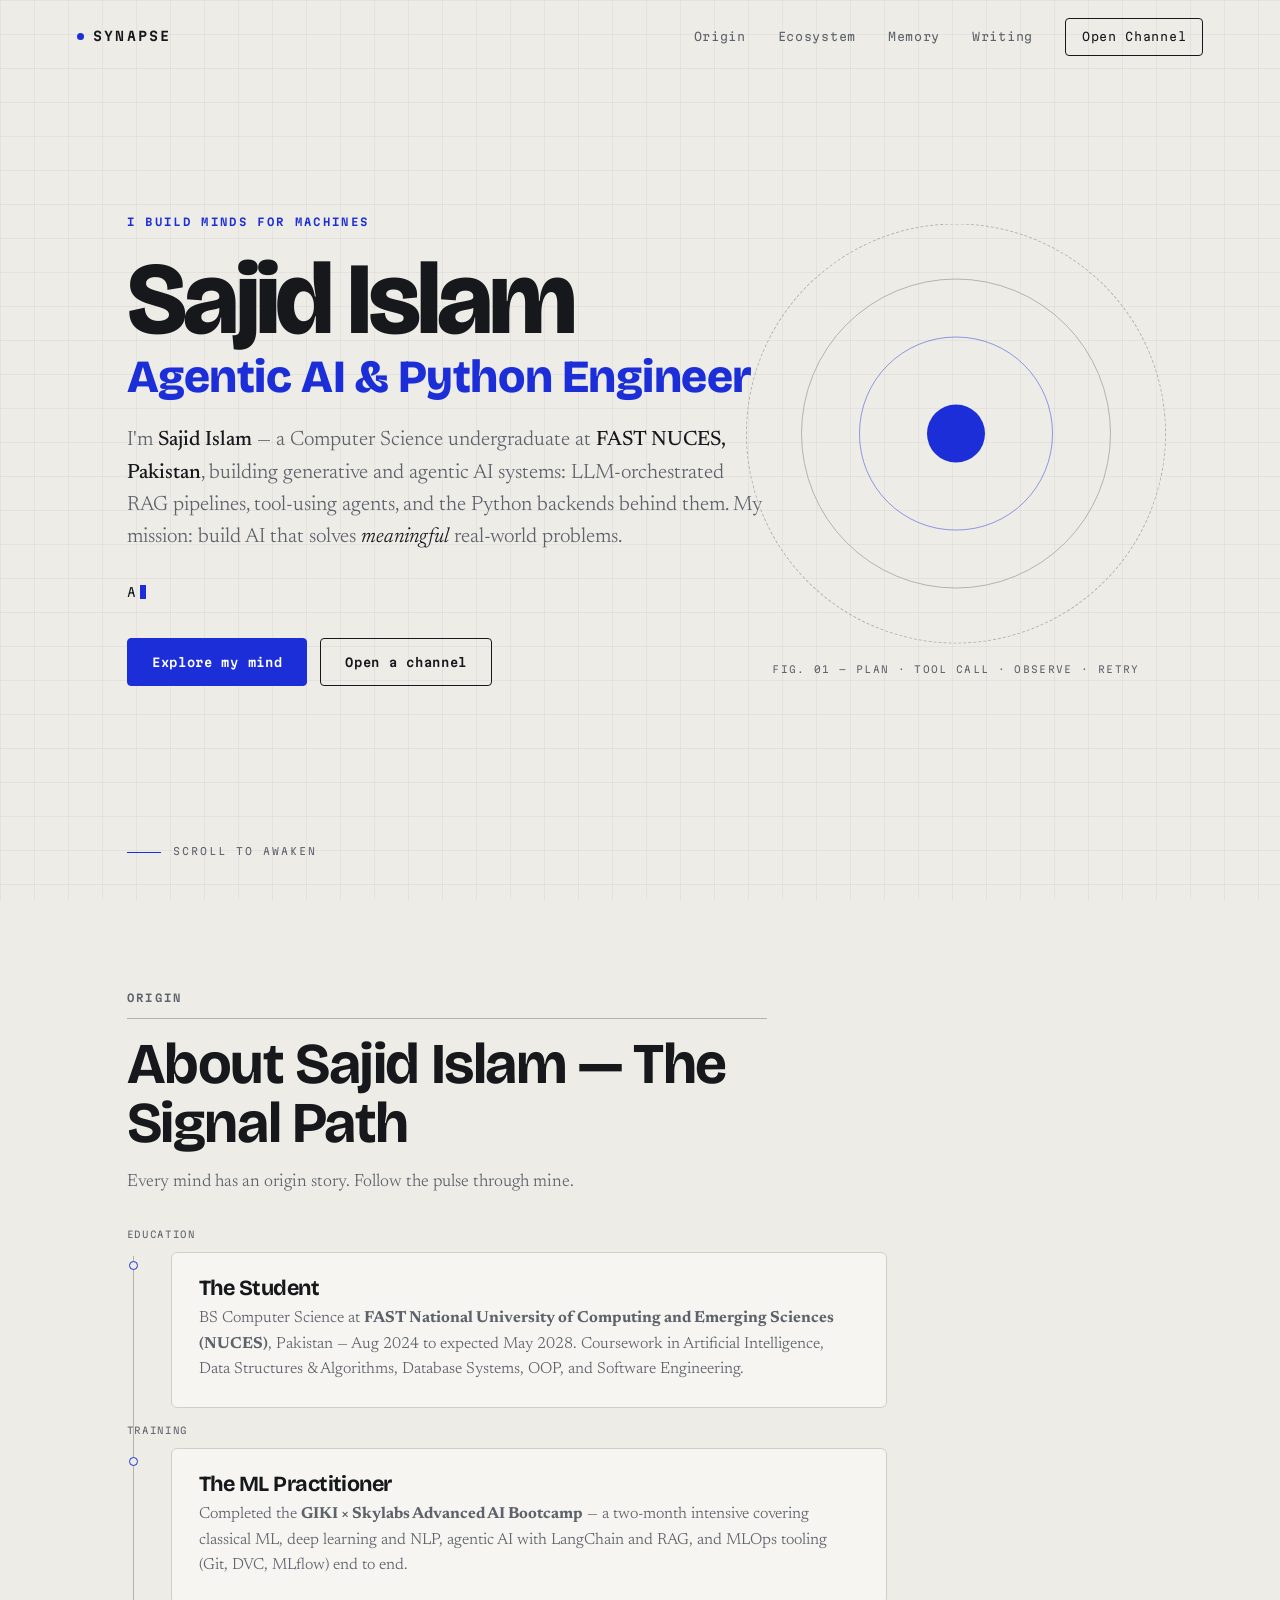
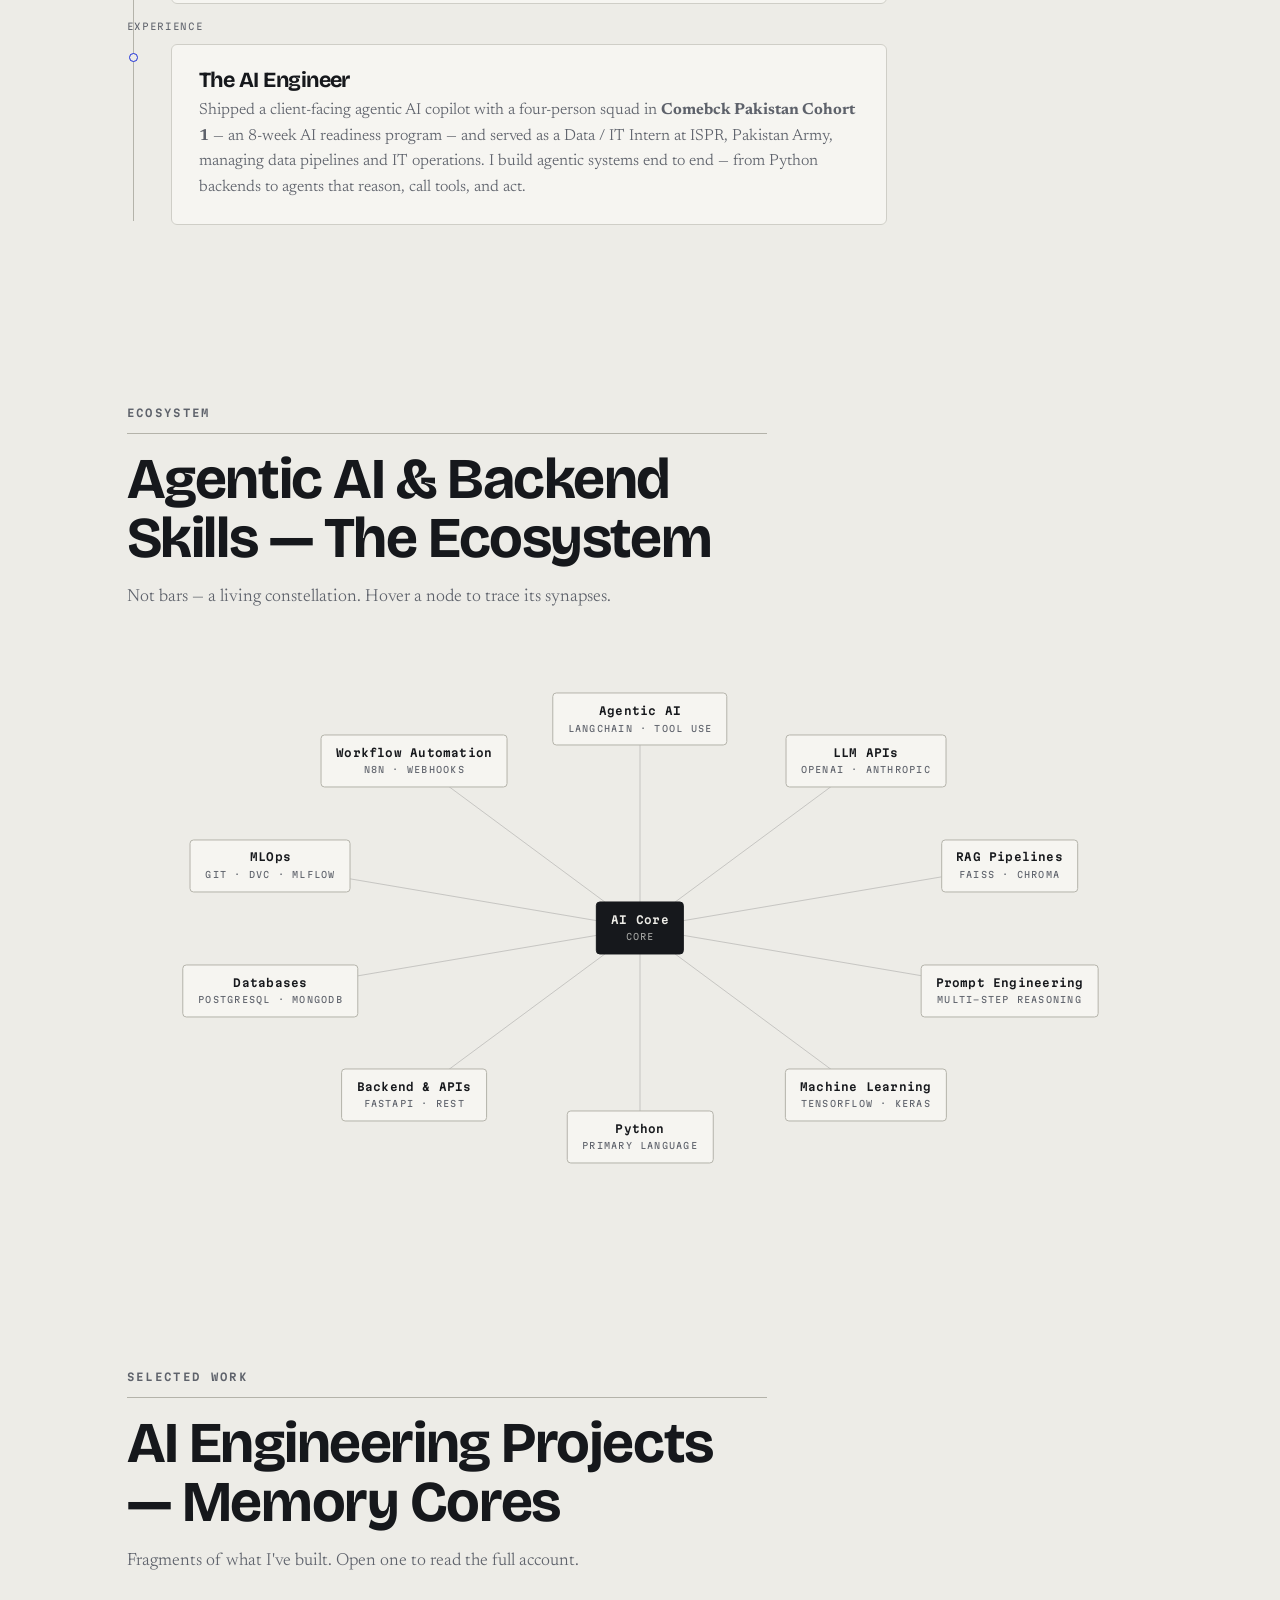
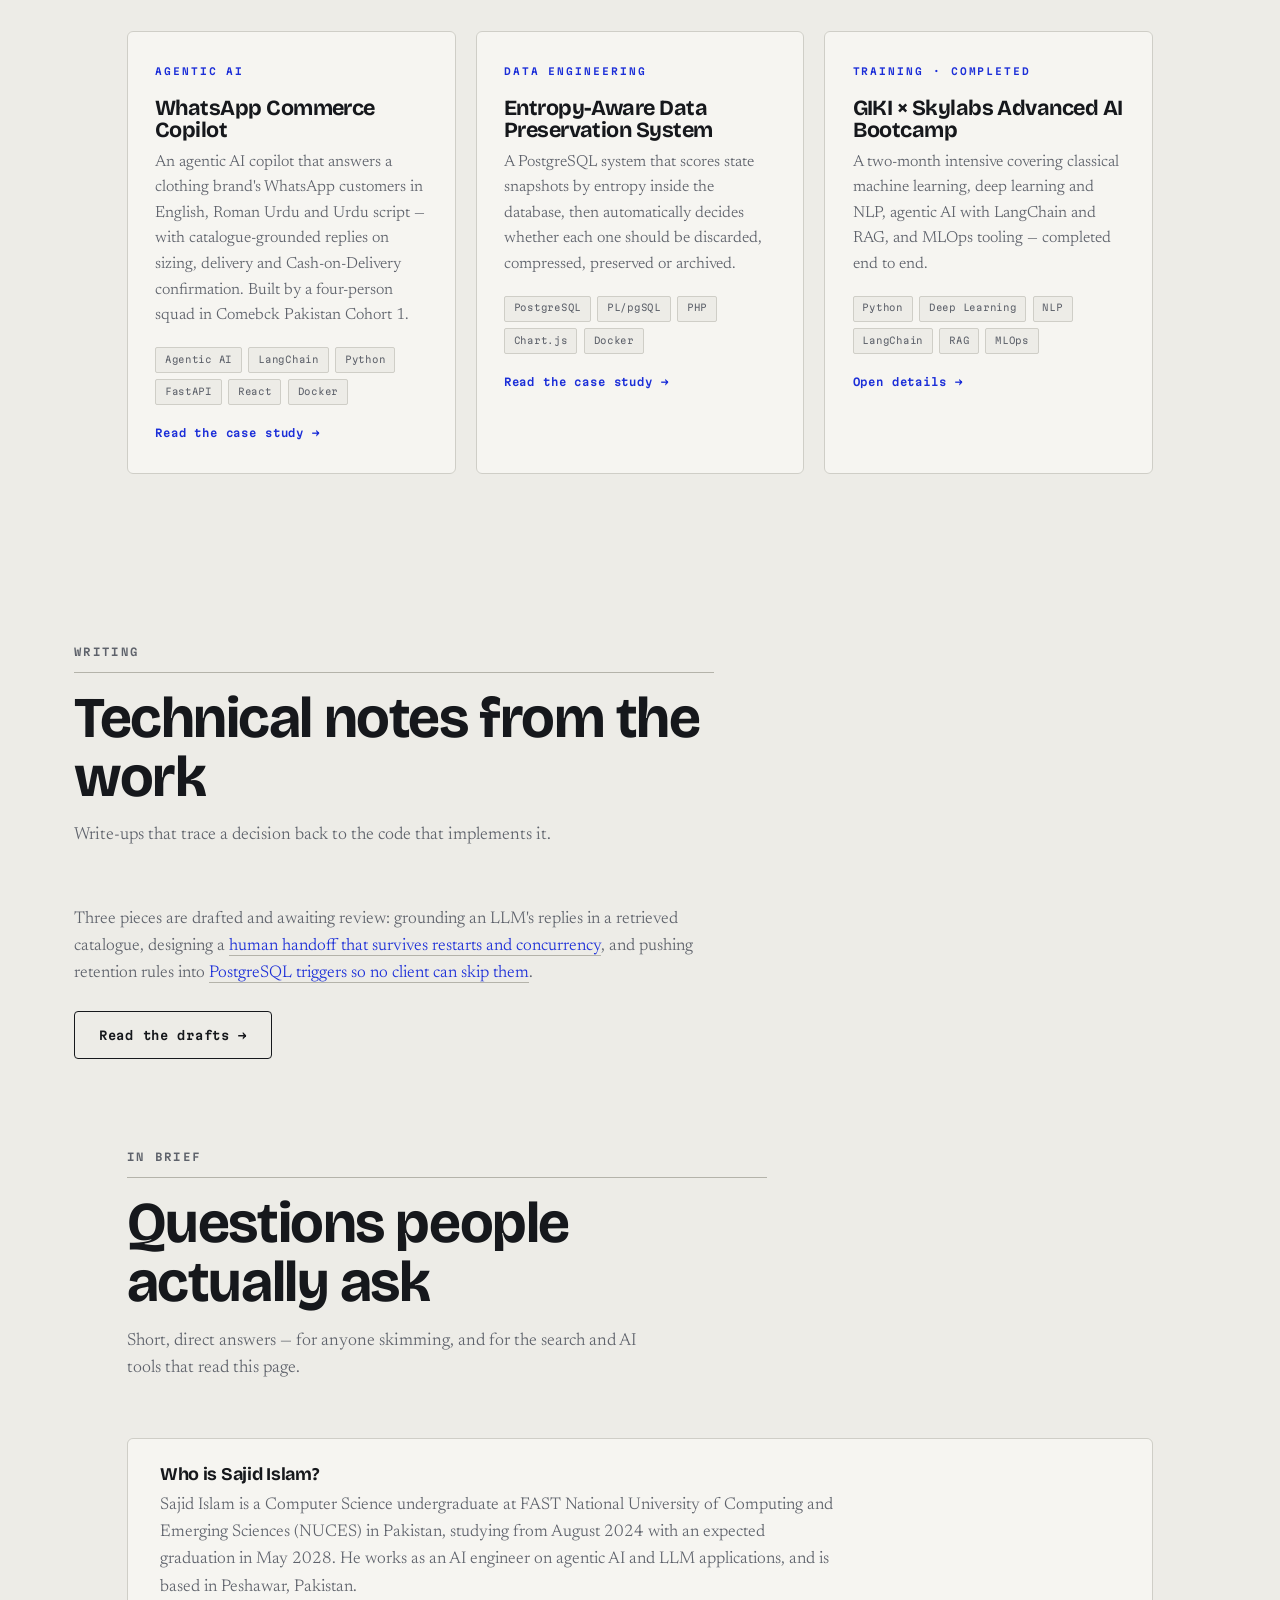
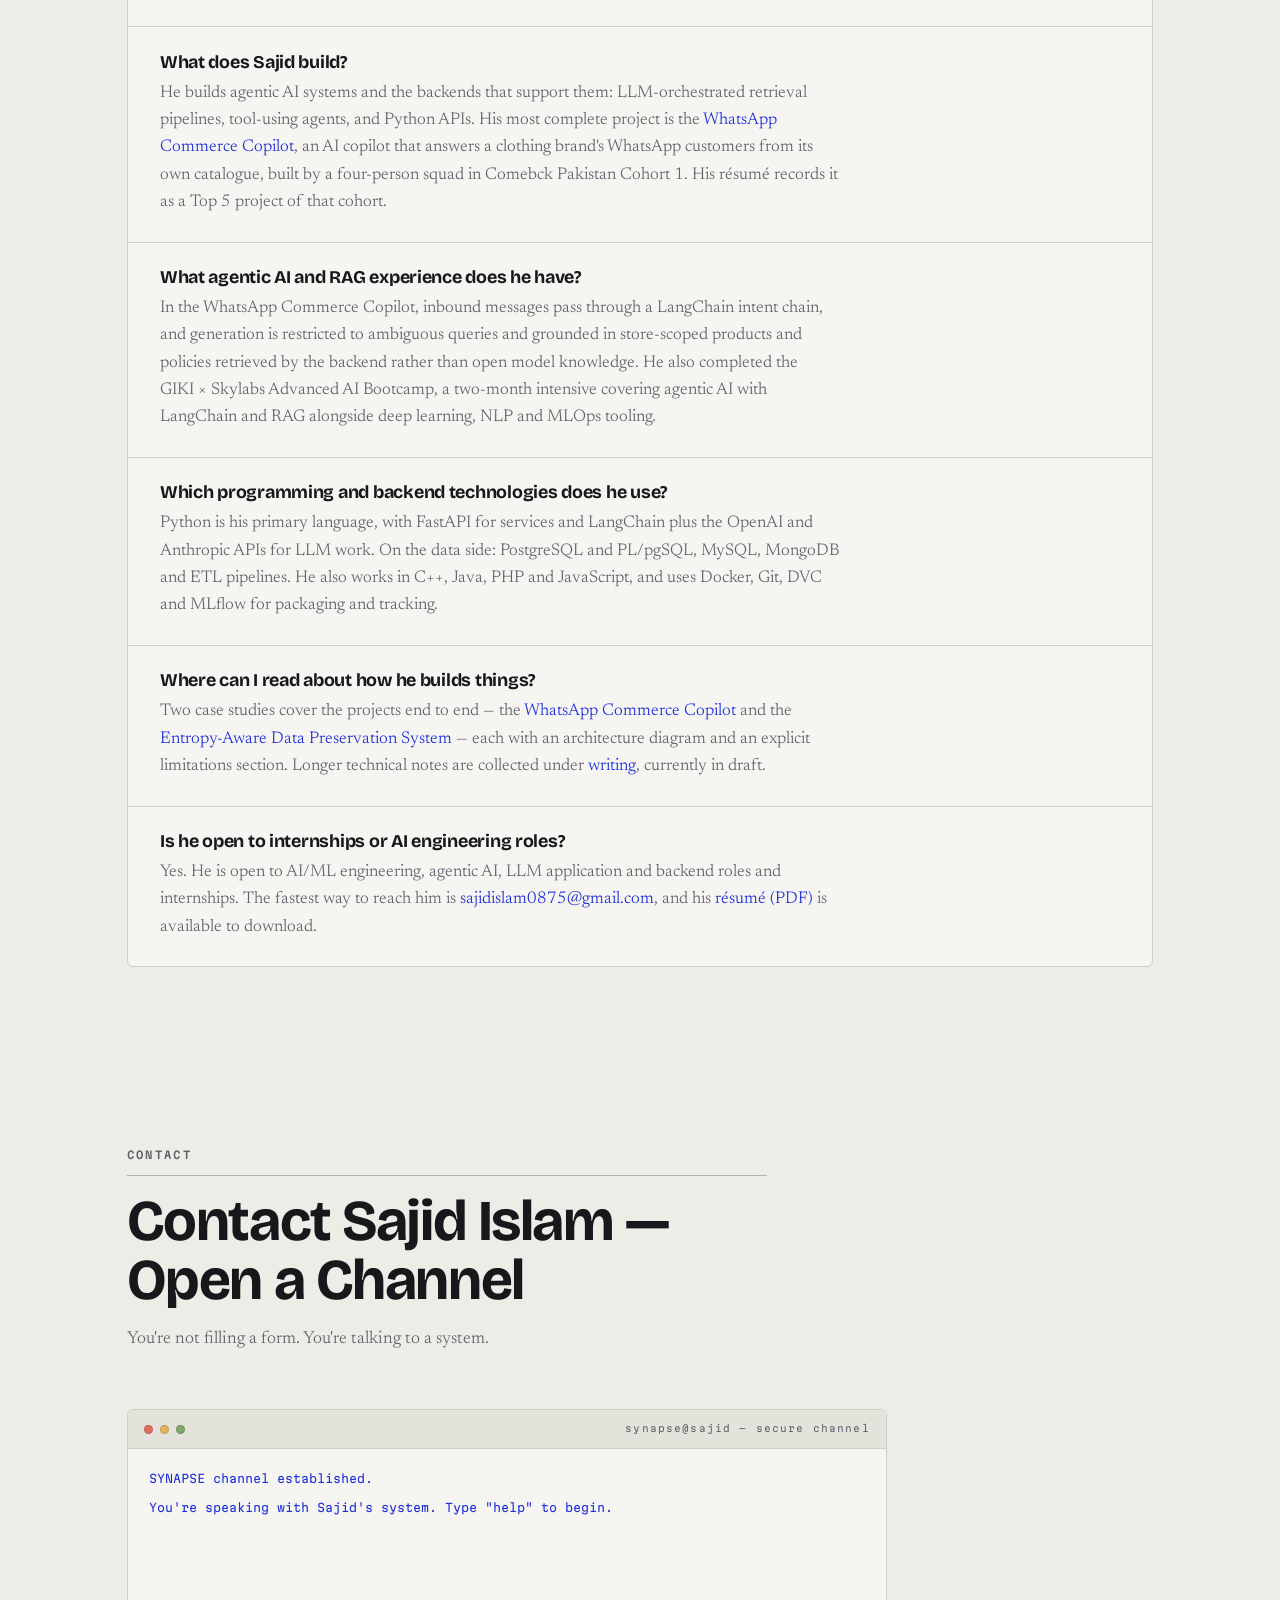
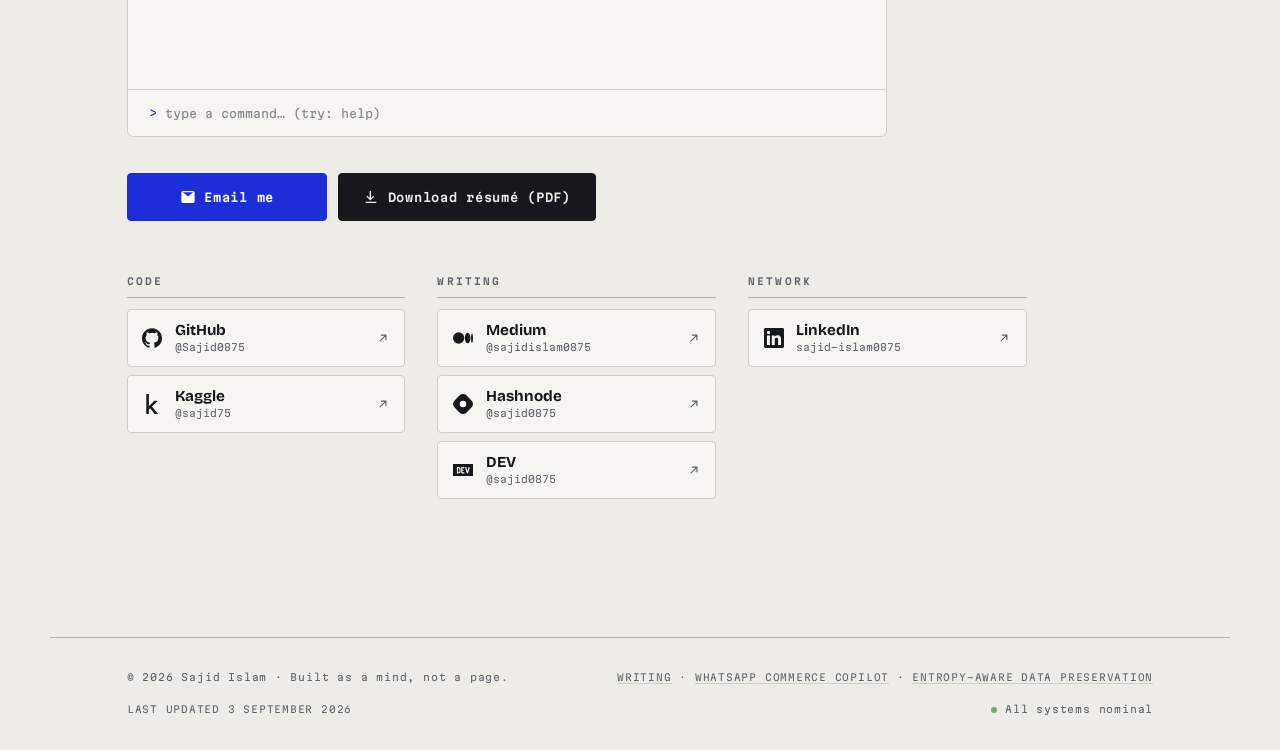
<file: index.html>
<!DOCTYPE html>
<html lang="en">
<head>
  <meta charset="UTF-8" />
  <meta name="viewport" content="width=device-width, initial-scale=1.0" />

  <!-- ============ SEO ============ -->
  <title>Sajid Islam — Agentic AI &amp; Python Engineer | Portfolio</title>
  <meta name="description" content="Sajid Islam is a Computer Science undergraduate at FAST NUCES, Pakistan, building agentic AI systems, RAG pipelines and Python backends. See projects and CV." />
  <meta name="author" content="Sajid Islam" />
  <meta name="theme-color" content="#EDECE7" />

  <!-- Indexing directives: allow full snippets and large image previews -->
  <meta name="robots" content="index, follow, max-image-preview:large, max-snippet:-1, max-video-preview:-1" />
  <!-- Canonical points at the apex, which is the URL Vercel actually serves -->
  <link rel="canonical" href="https://sajiddev.systems/" />

  <!-- Open Graph / social -->
  <meta property="og:type" content="profile" />
  <meta property="og:site_name" content="Sajid Islam" />
  <meta property="og:url" content="https://sajiddev.systems/" />
  <meta property="og:locale" content="en_US" />
  <meta property="og:title" content="Sajid Islam — Agentic AI &amp; Python Engineer" />
  <meta property="og:description" content="Computer Science undergraduate at FAST NUCES, Pakistan, building agentic AI systems, RAG pipelines and Python backends." />
  <meta property="og:image" content="https://sajiddev.systems/assets/images/og-home.png" />
  <meta property="og:image:type" content="image/png" />
  <meta property="og:image:width" content="1200" />
  <meta property="og:image:height" content="630" />
  <meta property="og:image:alt" content="Title card on pale grey drafting paper: the name Sajid Islam in heavy black type, the line &quot;Agentic AI &amp; Python engineer&quot;, and a line drawing of four concentric circles with a solid blue centre, captioned Fig. 01 — the agent loop." />
  <meta property="profile:first_name" content="Sajid" />
  <meta property="profile:last_name" content="Islam" />
  <meta name="twitter:card" content="summary_large_image" />
  <meta name="twitter:title" content="Sajid Islam — Agentic AI &amp; Python Engineer" />
  <meta name="twitter:description" content="Computer Science undergraduate at FAST NUCES, Pakistan, building agentic AI systems, RAG pipelines and Python backends." />
  <meta name="twitter:image" content="https://sajiddev.systems/assets/images/og-home.png" />
  <meta name="twitter:image:alt" content="Title card on pale grey drafting paper: the name Sajid Islam in heavy black type, the line &quot;Agentic AI &amp; Python engineer&quot;, and a line drawing of four concentric circles with a solid blue centre, captioned Fig. 01 — the agent loop." />

  <link rel="icon" href="assets/icons/favicon.svg" type="image/svg+xml" />
  <link rel="apple-touch-icon" href="assets/icons/apple-touch-icon.png" />

  <!-- Search Console / Bing verification: paste the meta tag they give you here.
       <meta name="google-site-verification" content="..." />
       <meta name="msvalidate.01" content="..." /> -->

  <!-- ===== Structured data: lets Google and AI agents read who you are ===== -->
  <script type="application/ld+json">
  {
    "@context": "https://schema.org",
    "@graph": [
      {
        "@type": "Person",
        "@id": "https://sajiddev.systems/#person",
        "name": "Sajid Islam",
        "alternateName": "sajiddev",
        "url": "https://sajiddev.systems/",
        "mainEntityOfPage": {
          "@id": "https://sajiddev.systems/#profilepage"
        },
        "jobTitle": "Agentic AI & Python Engineer",
        "description": "Computer Science undergraduate at FAST NUCES, Pakistan, building agentic AI systems — LLM-orchestrated retrieval pipelines, tool-using agents, and the Python backends behind them.",
        "email": "mailto:sajidislam0875@gmail.com",
        "nationality": {
          "@type": "Country",
          "name": "Pakistan"
        },
        "address": {
          "@type": "PostalAddress",
          "addressCountry": "PK",
          "addressLocality": "Peshawar"
        },
        "knowsLanguage": [
          "English",
          "Urdu"
        ],
        "knowsAbout": [
          "Agentic AI",
          "AI Agents",
          "Large Language Models",
          "LLM Orchestration",
          "Retrieval-Augmented Generation",
          "RAG Pipelines",
          "Prompt Engineering",
          "Vector Databases",
          "FAISS",
          "Chroma",
          "LangChain",
          "OpenAI API",
          "Anthropic API",
          "Machine Learning",
          "Deep Learning",
          "Natural Language Processing",
          "TensorFlow",
          "Keras",
          "Scikit-learn",
          "Pandas",
          "NumPy",
          "OpenCV",
          "Python",
          "C++",
          "Java",
          "PHP",
          "JavaScript",
          "SQL",
          "PL/pgSQL",
          "PostgreSQL",
          "MySQL",
          "MongoDB",
          "FastAPI",
          "ETL Pipelines",
          "REST APIs",
          "Backend Development",
          "Data Structures and Algorithms",
          "Object-Oriented Programming",
          "System Design",
          "MLOps",
          "Docker"
        ],
        "alumniOf": [
          {
            "@type": "CollegeOrUniversity",
            "name": "FAST National University of Computing and Emerging Sciences (NUCES)",
            "address": {
              "@type": "PostalAddress",
              "addressCountry": "PK"
            }
          }
        ],
        "seeks": {
          "@type": "Demand",
          "name": "AI engineering, agentic AI and backend internships and roles"
        },
        "sameAs": [
          "https://github.com/Sajid0875",
          "https://www.linkedin.com/in/sajid-islam0875/",
          "https://medium.com/@sajidislam0875",
          "https://hashnode.com/@sajid0875",
          "https://dev.to/sajid0875",
          "https://www.kaggle.com/sajid75"
        ]
      },
      {
        "@type": "SoftwareSourceCode",
        "@id": "https://sajiddev.systems/#project-whatsapp-commerce-copilot",
        "name": "WhatsApp Commerce Copilot",
        "description": "An AI-powered WhatsApp commerce platform: a React/Vite dashboard, a Python/FastAPI backend, a Node.js gateway adapter and a self-hosted Evolution API WhatsApp engine, over PostgreSQL and Redis. AI auto-replies answer catalogue questions using only store-scoped products and policies retrieved by the backend, with a one-click Human Mode handoff to a person and live stock management. Built by a four-person squad in Comebck Pakistan Cohort 1.",
        "url": "https://sajiddev.systems/projects/whatsapp-commerce-copilot/",
        "mainEntityOfPage": {
          "@type": "WebPage",
          "@id": "https://sajiddev.systems/projects/whatsapp-commerce-copilot/"
        },
        "codeRepository": "https://github.com/Comebck-Pakistan/cohort-1-squad-margalla/tree/main/whatsapp-commerce-copilot",
        "programmingLanguage": [
          "Python",
          "JavaScript"
        ],
        "runtimePlatform": "Docker",
        "inLanguage": "en",
        "keywords": "agentic AI, LLM integration, LangChain, retrieval grounding, React, FastAPI, Redis, Docker",
        "author": {
          "@id": "https://sajiddev.systems/#person"
        },
        "isPartOf": {
          "@id": "https://sajiddev.systems/#website"
        }
      },
      {
        "@type": "SoftwareSourceCode",
        "@id": "https://sajiddev.systems/#project-adaptive-data-preservation",
        "name": "Entropy-Aware Data Preservation System",
        "description": "A PostgreSQL system that tracks state snapshots, records state changes, and scores each snapshot with an in-database PL/pgSQL weighted change-density metric, then automatically recommends whether it should be discarded, compressed, preserved or archived — with integrity checks, audit logs, snapshot comparison and export through a PHP 8 web interface. 10 tables, 12 triggers and 3 views. A three-person university DBMS project.",
        "url": "https://sajiddev.systems/projects/entropy-aware-data-preservation/",
        "mainEntityOfPage": {
          "@type": "WebPage",
          "@id": "https://sajiddev.systems/projects/entropy-aware-data-preservation/"
        },
        "codeRepository": "https://github.com/Sajid0875/adaptive-data-preservation",
        "programmingLanguage": [
          "PL/pgSQL",
          "PHP",
          "SQL",
          "JavaScript"
        ],
        "inLanguage": "en",
        "keywords": "PostgreSQL, PL/pgSQL, database triggers, entropy scoring, data preservation, audit logging, Chart.js, PHP",
        "author": {
          "@id": "https://sajiddev.systems/#person"
        },
        "isPartOf": {
          "@id": "https://sajiddev.systems/#website"
        }
      },
      {
        "@type": "WebSite",
        "@id": "https://sajiddev.systems/#website",
        "url": "https://sajiddev.systems/",
        "name": "Sajid Islam — Agentic AI & Python Engineer",
        "inLanguage": "en",
        "publisher": {
          "@id": "https://sajiddev.systems/#person"
        }
      },
      {
        "@type": "ProfilePage",
        "@id": "https://sajiddev.systems/#profilepage",
        "url": "https://sajiddev.systems/",
        "name": "Sajid Islam — Agentic AI & Python Engineer",
        "datePublished": "2026-09-01",
        "dateModified": "2026-09-03",
        "isPartOf": {
          "@id": "https://sajiddev.systems/#website"
        },
        "about": {
          "@id": "https://sajiddev.systems/#person"
        },
        "mainEntity": {
          "@id": "https://sajiddev.systems/#person"
        },
        "hasPart": [
          {
            "@id": "https://sajiddev.systems/#project-whatsapp-commerce-copilot"
          },
          {
            "@id": "https://sajiddev.systems/#project-adaptive-data-preservation"
          }
        ]
      }
    ]
  }
  </script>

  <!-- Fonts (progressive; system fallback if offline) -->
  <link rel="preconnect" href="https://fonts.googleapis.com" />
  <link rel="preconnect" href="https://fonts.gstatic.com" crossorigin />
  <link href="https://fonts.googleapis.com/css2?family=Bricolage+Grotesque:opsz,wght@12..96,500..800&family=Newsreader:ital,opsz,wght@0,6..72,300..600;1,6..72,300&family=Martian+Mono:wght@400;600&display=swap" rel="stylesheet" />

  <link rel="stylesheet" href="css/style.css" />
  <!-- Opt in to scroll-reveal only when JS is running, so the page is never
       left blank for crawlers or if the script fails to load. -->
  <script>document.documentElement.classList.add('js');</script>
</head>
<body>

  <!-- ============ SCROLL PROGRESS ============ -->
  <div class="scroll-progress" id="scrollProgress" aria-hidden="true"></div>

  <!-- ============ NAV ============ -->
  <header class="nav" id="nav">
    <a href="#hero" class="nav__brand">
      <span class="nav__brand-dot"></span> SYNAPSE
    </a>
    <nav class="nav__links" aria-label="Primary">
      <a href="#about">Origin</a>
      <a href="#skills">Ecosystem</a>
      <a href="#projects">Memory</a>
      <a href="/writing/">Writing</a>
      <a href="#contact" class="nav__cta">Open Channel</a>
    </nav>
    <button class="nav__burger" id="burger" aria-label="Toggle menu" aria-expanded="false">
      <span></span><span></span>
    </button>
  </header>

  <main id="main">

    <!-- ============ HERO — NEURAL CORE ============ -->
    <section class="hero" id="hero">
      <figure class="hero__core" id="heroCore" aria-hidden="true">
        <div class="hero__core-plate">
          <div class="hero__core-ring r1"></div>
          <div class="hero__core-ring r2"></div>
          <div class="hero__core-ring r3"></div>
          <div class="hero__core-orb"></div>
        </div>
        <figcaption>Fig. 01 — plan · tool call · observe · retry</figcaption>
      </figure>
      <div class="hero__content">
        <p class="eyebrow reveal">I build minds for machines</p>
        <h1 class="hero__title">
          <span class="line reveal">Sajid Islam</span>
          <span class="line line--role reveal">Agentic AI &amp; Python Engineer</span>
        </h1>
        <p class="hero__sub reveal">
          I'm <strong>Sajid Islam</strong> — a Computer Science undergraduate at
          <strong>FAST NUCES, Pakistan</strong>, building generative and agentic AI systems:
          LLM-orchestrated RAG pipelines, tool-using agents, and the Python backends
          behind them. My mission: build AI that solves
          <em>meaningful</em> real-world problems.
        </p>
        <div class="hero__roles" id="heroRoles" aria-live="polite"></div>
        <div class="hero__actions reveal">
          <a href="#projects" class="btn btn--primary">Explore my mind</a>
          <a href="#contact" class="btn btn--ghost">Open a channel</a>
        </div>
      </div>
      <a href="#about" class="hero__scroll">
        <span></span> scroll to awaken
      </a>
    </section>

    <!-- ============ ABOUT — SYNAPTIC JOURNEY ============ -->
    <section class="about" id="about">
      <div class="section-head reveal">
        <span class="section-index">Origin</span>
        <h2>About Sajid Islam — The Signal Path</h2>
        <p>Every mind has an origin story. Follow the pulse through mine.</p>
      </div>

      <ol class="journey" id="journey">
        <li class="journey__node reveal" data-year="Education">
          <div class="journey__dot"></div>
          <div class="journey__card glass">
            <h3>The Student</h3>
            <p>BS Computer Science at <strong>FAST National University of Computing
            and Emerging Sciences (NUCES)</strong>, Pakistan — Aug 2024 to expected
            May 2028. Coursework in Artificial Intelligence, Data Structures &amp;
            Algorithms, Database Systems, OOP, and Software Engineering.</p>
          </div>
        </li>
        <li class="journey__node reveal" data-year="Training">
          <div class="journey__dot"></div>
          <div class="journey__card glass">
            <h3>The ML Practitioner</h3>
            <p>Completed the <strong>GIKI × Skylabs Advanced AI Bootcamp</strong> — a
            two-month intensive covering classical ML, deep learning and NLP, agentic
            AI with LangChain and RAG, and MLOps tooling (Git, DVC, MLflow) end to end.</p>
          </div>
        </li>
        <li class="journey__node reveal" data-year="Experience">
          <div class="journey__dot"></div>
          <div class="journey__card glass">
            <h3>The AI Engineer</h3>
            <p>Shipped a client-facing agentic AI copilot with a four-person squad in
            <strong>Comebck Pakistan Cohort 1</strong> — an 8-week AI readiness program —
            and served as a Data / IT Intern at ISPR, Pakistan Army, managing data pipelines
            and IT operations. I build agentic systems end to end — from Python backends to
            agents that reason, call tools, and act.</p>
          </div>
        </li>
      </ol>
    </section>

    <!-- ============ SKILLS — TECHNOLOGY ECOSYSTEM ============ -->
    <section class="skills" id="skills">
      <div class="section-head reveal">
        <span class="section-index">Ecosystem</span>
        <h2>Agentic AI &amp; Backend Skills — The Ecosystem</h2>
        <p>Not bars — a living constellation. Hover a node to trace its synapses.</p>
      </div>
      <div class="skills__stage">
        <canvas id="skillsCanvas" aria-hidden="true"></canvas>
        <ul class="skills__nodes" id="skillNodes" aria-label="Technical skills">
          <li class="skill-node hub" data-x="50" data-y="50">AI Core<small>core</small></li>
          <li class="skill-node" data-x="50" data-y="10">Agentic AI<small>LangChain · tool use</small></li>
          <li class="skill-node" data-x="72" data-y="18">LLM APIs<small>OpenAI · Anthropic</small></li>
          <li class="skill-node" data-x="86" data-y="38">RAG Pipelines<small>FAISS · Chroma</small></li>
          <li class="skill-node" data-x="86" data-y="62">Prompt Engineering<small>multi-step reasoning</small></li>
          <li class="skill-node" data-x="72" data-y="82">Machine Learning<small>TensorFlow · Keras</small></li>
          <li class="skill-node" data-x="50" data-y="90">Python<small>primary language</small></li>
          <li class="skill-node" data-x="28" data-y="82">Backend &amp; APIs<small>FastAPI · REST</small></li>
          <li class="skill-node" data-x="14" data-y="62">Databases<small>PostgreSQL · MongoDB</small></li>
          <li class="skill-node" data-x="14" data-y="38">MLOps<small>Git · DVC · MLflow</small></li>
          <li class="skill-node" data-x="28" data-y="18">Workflow Automation<small>n8n · webhooks</small></li>
        </ul>
      </div>
    </section>

    <!-- ============ PROJECTS — MEMORY CORES ============ -->
    <section class="projects" id="projects">
      <div class="section-head reveal">
        <span class="section-index">Selected work</span>
        <h2>AI Engineering Projects — Memory Cores</h2>
        <p>Fragments of what I've built. Open one to read the full account.</p>
      </div>
      <div class="projects__grid" id="projectGrid">

        <article class="core reveal">
          <span class="core__tag">Agentic AI</span>
          <h3 class="core__title"><a href="/projects/whatsapp-commerce-copilot/">WhatsApp Commerce Copilot</a></h3>
          <p class="core__desc">An agentic AI copilot that answers a clothing brand's WhatsApp customers in English, Roman Urdu and Urdu script — with catalogue-grounded replies on sizing, delivery and Cash-on-Delivery confirmation. Built by a four-person squad in Comebck Pakistan Cohort 1.</p>
          <div class="core__stack"><span>Agentic AI</span><span>LangChain</span><span>Python</span><span>FastAPI</span><span>React</span><span>Docker</span></div>
          <a class="core__open" href="/projects/whatsapp-commerce-copilot/">Read the case study →</a>
        </article>

        <article class="core reveal">
          <span class="core__tag">Data Engineering</span>
          <h3 class="core__title"><a href="/projects/entropy-aware-data-preservation/">Entropy-Aware Data Preservation System</a></h3>
          <p class="core__desc">A PostgreSQL system that scores state snapshots by entropy inside the database, then automatically decides whether each one should be discarded, compressed, preserved or archived.</p>
          <div class="core__stack"><span>PostgreSQL</span><span>PL/pgSQL</span><span>PHP</span><span>Chart.js</span><span>Docker</span></div>
          <a class="core__open" href="/projects/entropy-aware-data-preservation/">Read the case study →</a>
        </article>

        <article class="core reveal">
          <span class="core__tag">Training · Completed</span>
          <h3 class="core__title">GIKI &times; Skylabs Advanced AI Bootcamp</h3>
          <p class="core__desc">A two-month intensive covering classical machine learning, deep learning and NLP, agentic AI with LangChain and RAG, and MLOps tooling — completed end to end.</p>
          <div class="core__stack"><span>Python</span><span>Deep Learning</span><span>NLP</span><span>LangChain</span><span>RAG</span><span>MLOps</span></div>
          <div class="core__long">
            <p><strong>What it covered:</strong> A two-month intensive spanning classical machine learning, deep learning and NLP, agentic AI with LangChain and RAG, and MLOps tooling (Git, DVC, MLflow) end to end.</p>
            <p><strong>Curriculum arc:</strong> mathematical foundations for modern AI (linear algebra, calculus, probability, information theory) &rarr; NLP and transformer architectures including self-attention, BERT and GPT with hands-on fine-tuning &rarr; post-training and alignment (instruction tuning, RLHF/RLAIF, PEFT, and Chain/Tree/Graph-of-Thought reasoning) &rarr; agentic AI with ReAct, tool-using agents, memory and multi-agent orchestration, plus advanced RAG &rarr; inference and deployment (ML/LLMOps: versioning, CI/CD, serving, observability, cost and security) &rarr; a capstone building and deploying an autonomous agent system.</p>
          </div>
          <button class="core__open" type="button">Open details &rarr;</button>
        </article>

      </div>
    </section>

    <!-- ============ WRITING ============ -->
    <section class="writing-teaser" id="writing">
      <div class="section-head reveal">
        <span class="section-index">Writing</span>
        <h2>Technical notes from the work</h2>
        <p>Write-ups that trace a decision back to the code that implements it.</p>
      </div>
      <p class="writing-teaser__body reveal">Three pieces are drafted and awaiting review: grounding
        an LLM's replies in a retrieved catalogue, designing a
        <a href="/writing/reliable-human-handoff-for-ai-agents/">human handoff that survives
        restarts and concurrency</a>, and pushing retention rules into
        <a href="/writing/entropy-aware-data-preservation-postgresql-triggers/">PostgreSQL triggers
        so no client can skip them</a>.</p>
      <p class="reveal"><a class="btn btn--ghost" href="/writing/">Read the drafts →</a></p>
    </section>

    <!-- ============ IN BRIEF — direct answers ============ -->
    <section class="qa" id="in-brief">
      <div class="section-head reveal">
        <span class="section-index">In brief</span>
        <h2>Questions people actually ask</h2>
        <p>Short, direct answers — for anyone skimming, and for the search and AI tools that read this page.</p>
      </div>

      <div class="qa__list">
        <article class="qa__item reveal">
          <h3>Who is Sajid Islam?</h3>
          <p>Sajid Islam is a Computer Science undergraduate at FAST National University of Computing
          and Emerging Sciences (NUCES) in Pakistan, studying from August 2024 with an expected
          graduation in May 2028. He works as an AI engineer on agentic AI and LLM applications, and
          is based in Peshawar, Pakistan.</p>
        </article>

        <article class="qa__item reveal">
          <h3>What does Sajid build?</h3>
          <p>He builds agentic AI systems and the backends that support them: LLM-orchestrated
          retrieval pipelines, tool-using agents, and Python APIs. His most complete project is the
          <a href="/projects/whatsapp-commerce-copilot/">WhatsApp Commerce Copilot</a>, an AI copilot
          that answers a clothing brand's WhatsApp customers from its own catalogue, built by a
          four-person squad in Comebck Pakistan Cohort 1. His résumé records it as a Top 5 project
          of that cohort.</p>
        </article>

        <article class="qa__item reveal">
          <h3>What agentic AI and RAG experience does he have?</h3>
          <p>In the WhatsApp Commerce Copilot, inbound messages pass through a LangChain intent chain,
          and generation is restricted to ambiguous queries and grounded in store-scoped products and
          policies retrieved by the backend rather than open model knowledge. He also completed the
          GIKI&nbsp;× Skylabs Advanced AI Bootcamp, a two-month intensive covering agentic AI with
          LangChain and RAG alongside deep learning, NLP and MLOps tooling.</p>
        </article>

        <article class="qa__item reveal">
          <h3>Which programming and backend technologies does he use?</h3>
          <p>Python is his primary language, with FastAPI for services and LangChain plus the OpenAI
          and Anthropic APIs for LLM work. On the data side: PostgreSQL and PL/pgSQL, MySQL, MongoDB
          and ETL pipelines. He also works in C++, Java, PHP and JavaScript, and uses Docker, Git,
          DVC and MLflow for packaging and tracking.</p>
        </article>

        <article class="qa__item reveal">
          <h3>Where can I read about how he builds things?</h3>
          <p>Two case studies cover the projects end to end — the
          <a href="/projects/whatsapp-commerce-copilot/">WhatsApp Commerce Copilot</a> and the
          <a href="/projects/entropy-aware-data-preservation/">Entropy-Aware Data Preservation
          System</a> — each with an architecture diagram and an explicit limitations section. Longer
          technical notes are collected under <a href="/writing/">writing</a>, currently in draft.</p>
        </article>

        <article class="qa__item reveal">
          <h3>Is he open to internships or AI engineering roles?</h3>
          <p>Yes. He is open to AI/ML engineering, agentic AI, LLM application and backend roles and
          internships. The fastest way to reach him is
          <a href="mailto:sajidislam0875@gmail.com">sajidislam0875@gmail.com</a>, and his
          <a href="assets/resume/Sajid_Islam_Resume.pdf">résumé (PDF)</a> is available to download.</p>
        </article>
      </div>
    </section>

    <!-- ============ CONTACT — OPEN CHANNEL ============ -->
    <section class="contact" id="contact">
      <div class="section-head reveal">
        <span class="section-index">Contact</span>
        <h2>Contact Sajid Islam — Open a Channel</h2>
        <p>You're not filling a form. You're talking to a system.</p>
      </div>
      <div class="terminal glass reveal" id="terminal">
        <div class="terminal__bar">
          <span class="dot red"></span><span class="dot yellow"></span><span class="dot green"></span>
          <p>synapse@sajid — secure channel</p>
        </div>
        <div class="terminal__body" id="termBody" role="log" aria-live="polite"></div>
        <form class="terminal__input" id="termForm">
          <span class="terminal__prompt">&gt;</span>
          <label class="visually-hidden" for="termField">Message input</label>
          <input id="termField" autocomplete="off" placeholder="type a command… (try: help)" />
        </form>
      </div>
      <!-- Primary actions -->
      <div class="contact__actions reveal">
        <a href="mailto:sajidislam0875@gmail.com" class="btn btn--primary">
          <svg class="btn__icon" viewBox="0 0 24 24" aria-hidden="true"><path d="M2 5.5A2.5 2.5 0 014.5 3h15A2.5 2.5 0 0122 5.5v13a2.5 2.5 0 01-2.5 2.5h-15A2.5 2.5 0 012 18.5v-13zm2.2-.5l7.8 6.1L19.8 5H4.2z"/></svg>
          Email me
        </a>
        <a href="assets/resume/Sajid_Islam_Resume.pdf" class="btn btn--solid" download>
          <svg class="btn__icon" viewBox="0 0 24 24" aria-hidden="true"><path d="M12 3v10.6l3.3-3.3 1.4 1.4L11 17.4 5.3 11.7l1.4-1.4L10 13.6V3h2zM4 19h16v2H4v-2z"/></svg>
          Download résumé (PDF)
        </a>
      </div>

      <!-- Elsewhere -->
      <div class="channels reveal">

        <section class="channels__group">
          <h3 class="channels__label">Code</h3>
          <a class="channel" href="https://github.com/Sajid0875" target="_blank" rel="me noopener">
            <svg class="channel__icon" viewBox="0 0 24 24" aria-hidden="true"><path d="M12 .297c-6.63 0-12 5.373-12 12 0 5.303 3.438 9.8 8.205 11.385.6.113.82-.258.82-.577 0-.285-.01-1.04-.015-2.04-3.338.724-4.042-1.61-4.042-1.61C4.422 18.07 3.633 17.7 3.633 17.7c-1.087-.744.084-.729.084-.729 1.205.084 1.838 1.236 1.838 1.236 1.07 1.835 2.809 1.305 3.495.998.108-.776.417-1.305.76-1.605-2.665-.3-5.466-1.332-5.466-5.93 0-1.31.465-2.38 1.235-3.22-.135-.303-.54-1.523.105-3.176 0 0 1.005-.322 3.3 1.23.96-.267 1.98-.399 3-.405 1.02.006 2.04.138 3 .405 2.28-1.552 3.285-1.23 3.285-1.23.645 1.653.24 2.873.12 3.176.765.84 1.23 1.91 1.23 3.22 0 4.61-2.805 5.625-5.475 5.92.42.36.81 1.096.81 2.22 0 1.606-.015 2.896-.015 3.286 0 .315.21.69.825.57C20.565 22.092 24 17.592 24 12.297c0-6.627-5.373-12-12-12"/></svg>
            <span class="channel__text">
              <span class="channel__name">GitHub</span>
              <span class="channel__handle">@Sajid0875</span>
            </span>
            <svg class="channel__arrow" viewBox="0 0 24 24" aria-hidden="true"><path d="M7 17L17 7M17 7H9M17 7v8"/></svg>
          </a>
          <a class="channel" href="https://www.kaggle.com/sajid75" target="_blank" rel="me noopener">
            <svg class="channel__icon" viewBox="0 0 24 24" aria-hidden="true"><path d="M18.825 23.859c-.022.092-.117.141-.281.141h-3.139c-.187 0-.351-.082-.492-.248l-5.178-6.589-1.448 1.374v5.111c0 .235-.117.352-.351.352H5.505c-.236 0-.354-.117-.354-.352V.353c0-.234.118-.353.354-.353h2.431c.234 0 .351.119.351.353v14.343l6.203-6.272c.165-.165.33-.246.495-.246h3.239c.144 0 .236.06.285.18.046.149.034.255-.036.315l-6.555 6.344 6.836 8.507c.095.104.117.208.07.335"/></svg>
            <span class="channel__text">
              <span class="channel__name">Kaggle</span>
              <span class="channel__handle">@sajid75</span>
            </span>
            <svg class="channel__arrow" viewBox="0 0 24 24" aria-hidden="true"><path d="M7 17L17 7M17 7H9M17 7v8"/></svg>
          </a>
        </section>

        <section class="channels__group">
          <h3 class="channels__label">Writing</h3>
          <a class="channel" href="https://medium.com/@sajidislam0875" target="_blank" rel="me noopener">
            <svg class="channel__icon" viewBox="0 0 24 24" aria-hidden="true"><path d="M13.54 12a6.8 6.8 0 01-6.77 6.82A6.8 6.8 0 010 12a6.8 6.8 0 016.77-6.82A6.8 6.8 0 0113.54 12zM20.96 12c0 3.54-1.51 6.42-3.38 6.42-1.87 0-3.39-2.88-3.39-6.42s1.52-6.42 3.39-6.42 3.38 2.88 3.38 6.42M24 12c0 3.17-.53 5.75-1.19 5.75-.66 0-1.19-2.58-1.19-5.75s.53-5.75 1.19-5.75C23.47 6.25 24 8.83 24 12z"/></svg>
            <span class="channel__text">
              <span class="channel__name">Medium</span>
              <span class="channel__handle">@sajidislam0875</span>
            </span>
            <svg class="channel__arrow" viewBox="0 0 24 24" aria-hidden="true"><path d="M7 17L17 7M17 7H9M17 7v8"/></svg>
          </a>
          <a class="channel" href="https://hashnode.com/@sajid0875" target="_blank" rel="me noopener">
            <svg class="channel__icon" viewBox="0 0 24 24" aria-hidden="true"><path d="M22.351 8.019l-6.37-6.37a5.63 5.63 0 00-7.962 0l-6.37 6.37a5.63 5.63 0 000 7.962l6.37 6.37a5.63 5.63 0 007.962 0l6.37-6.37a5.63 5.63 0 000-7.962zM12 15.953a3.953 3.953 0 110-7.906 3.953 3.953 0 010 7.906z"/></svg>
            <span class="channel__text">
              <span class="channel__name">Hashnode</span>
              <span class="channel__handle">@sajid0875</span>
            </span>
            <svg class="channel__arrow" viewBox="0 0 24 24" aria-hidden="true"><path d="M7 17L17 7M17 7H9M17 7v8"/></svg>
          </a>
          <a class="channel" href="https://dev.to/sajid0875" target="_blank" rel="me noopener">
            <svg class="channel__icon" viewBox="0 0 24 24" aria-hidden="true"><path d="M7.42 10.05c-.18-.16-.46-.23-.84-.23H6l.02 2.44.04 2.45.56-.02c.41 0 .63-.07.83-.26.24-.24.26-.36.26-2.2 0-1.91-.02-1.96-.29-2.18zM0 4.94v14.12h24V4.94H0zM8.56 15.3c-.44.58-1.06.77-2.53.77H4.71V8.53h1.4c1.67 0 2.16.18 2.6.9.27.43.29.6.32 2.57.05 2.23-.02 2.73-.47 3.3zm5.09-5.47h-2.47v1.77h1.52v1.28l-.72.04-.75.03v1.77l1.22.03 1.2.04v1.28h-1.6c-1.53 0-1.6-.01-1.87-.3l-.3-.28v-3.16c0-3.02.01-3.18.25-3.48.23-.31.25-.31 1.88-.31h1.64v1.3zm4.68 5.45c-.17.43-.64.79-1 .79-.18 0-.45-.15-.67-.39-.32-.32-.45-.63-.82-2.08l-.9-3.39-.45-1.67h.76c.4 0 .75.02.75.05 0 .06 1.16 4.54 1.26 4.83.04.15.32-.7.73-2.3l.66-2.52.74-.04c.4-.02.73 0 .73.04 0 .14-1.67 6.38-1.8 6.68z"/></svg>
            <span class="channel__text">
              <span class="channel__name">DEV</span>
              <span class="channel__handle">@sajid0875</span>
            </span>
            <svg class="channel__arrow" viewBox="0 0 24 24" aria-hidden="true"><path d="M7 17L17 7M17 7H9M17 7v8"/></svg>
          </a>
        </section>

        <section class="channels__group">
          <h3 class="channels__label">Network</h3>
          <a class="channel" href="https://www.linkedin.com/in/sajid-islam0875/" target="_blank" rel="me noopener">
            <svg class="channel__icon" viewBox="0 0 24 24" aria-hidden="true"><path d="M20.447 20.452h-3.554v-5.569c0-1.328-.027-3.037-1.852-3.037-1.853 0-2.136 1.445-2.136 2.939v5.667H9.351V9h3.414v1.561h.046c.477-.9 1.637-1.85 3.37-1.85 3.601 0 4.267 2.37 4.267 5.455v6.286zM5.337 7.433a2.062 2.062 0 01-2.063-2.065 2.064 2.064 0 112.063 2.065zm1.782 13.019H3.555V9h3.564v11.452zM22.225 0H1.771C.792 0 0 .774 0 1.729v20.542C0 23.227.792 24 1.771 24h20.451C23.2 24 24 23.227 24 22.271V1.729C24 .774 23.2 0 22.222 0h.003z"/></svg>
            <span class="channel__text">
              <span class="channel__name">LinkedIn</span>
              <span class="channel__handle">sajid-islam0875</span>
            </span>
            <svg class="channel__arrow" viewBox="0 0 24 24" aria-hidden="true"><path d="M7 17L17 7M17 7H9M17 7v8"/></svg>
          </a>
        </section>

      </div>
    </section>
  </main>

  <footer class="footer">
    <p>© <span id="year"></span> Sajid Islam · Built as a mind, not a page.</p>
    <p class="footer__meta"><a href="/writing/">Writing</a> ·
      <a href="/projects/whatsapp-commerce-copilot/">WhatsApp Commerce Copilot</a> ·
      <a href="/projects/entropy-aware-data-preservation/">Entropy-Aware Data Preservation</a></p>
    <p class="footer__meta">Last updated <time datetime="2026-09-03">3 September 2026</time></p>
    <p class="footer__status"><span class="pulse"></span> All systems nominal</p>
  </footer>

  <!-- Project detail modal -->
  <div class="modal" id="modal" role="dialog" aria-modal="true" aria-hidden="true">
    <div class="modal__panel glass" id="modalPanel">
      <button class="modal__close" id="modalClose" aria-label="Close">&times;</button>
      <div id="modalContent"></div>
    </div>
  </div>

  <script src="js/script.js" defer></script>
</body>
</html>
</file>
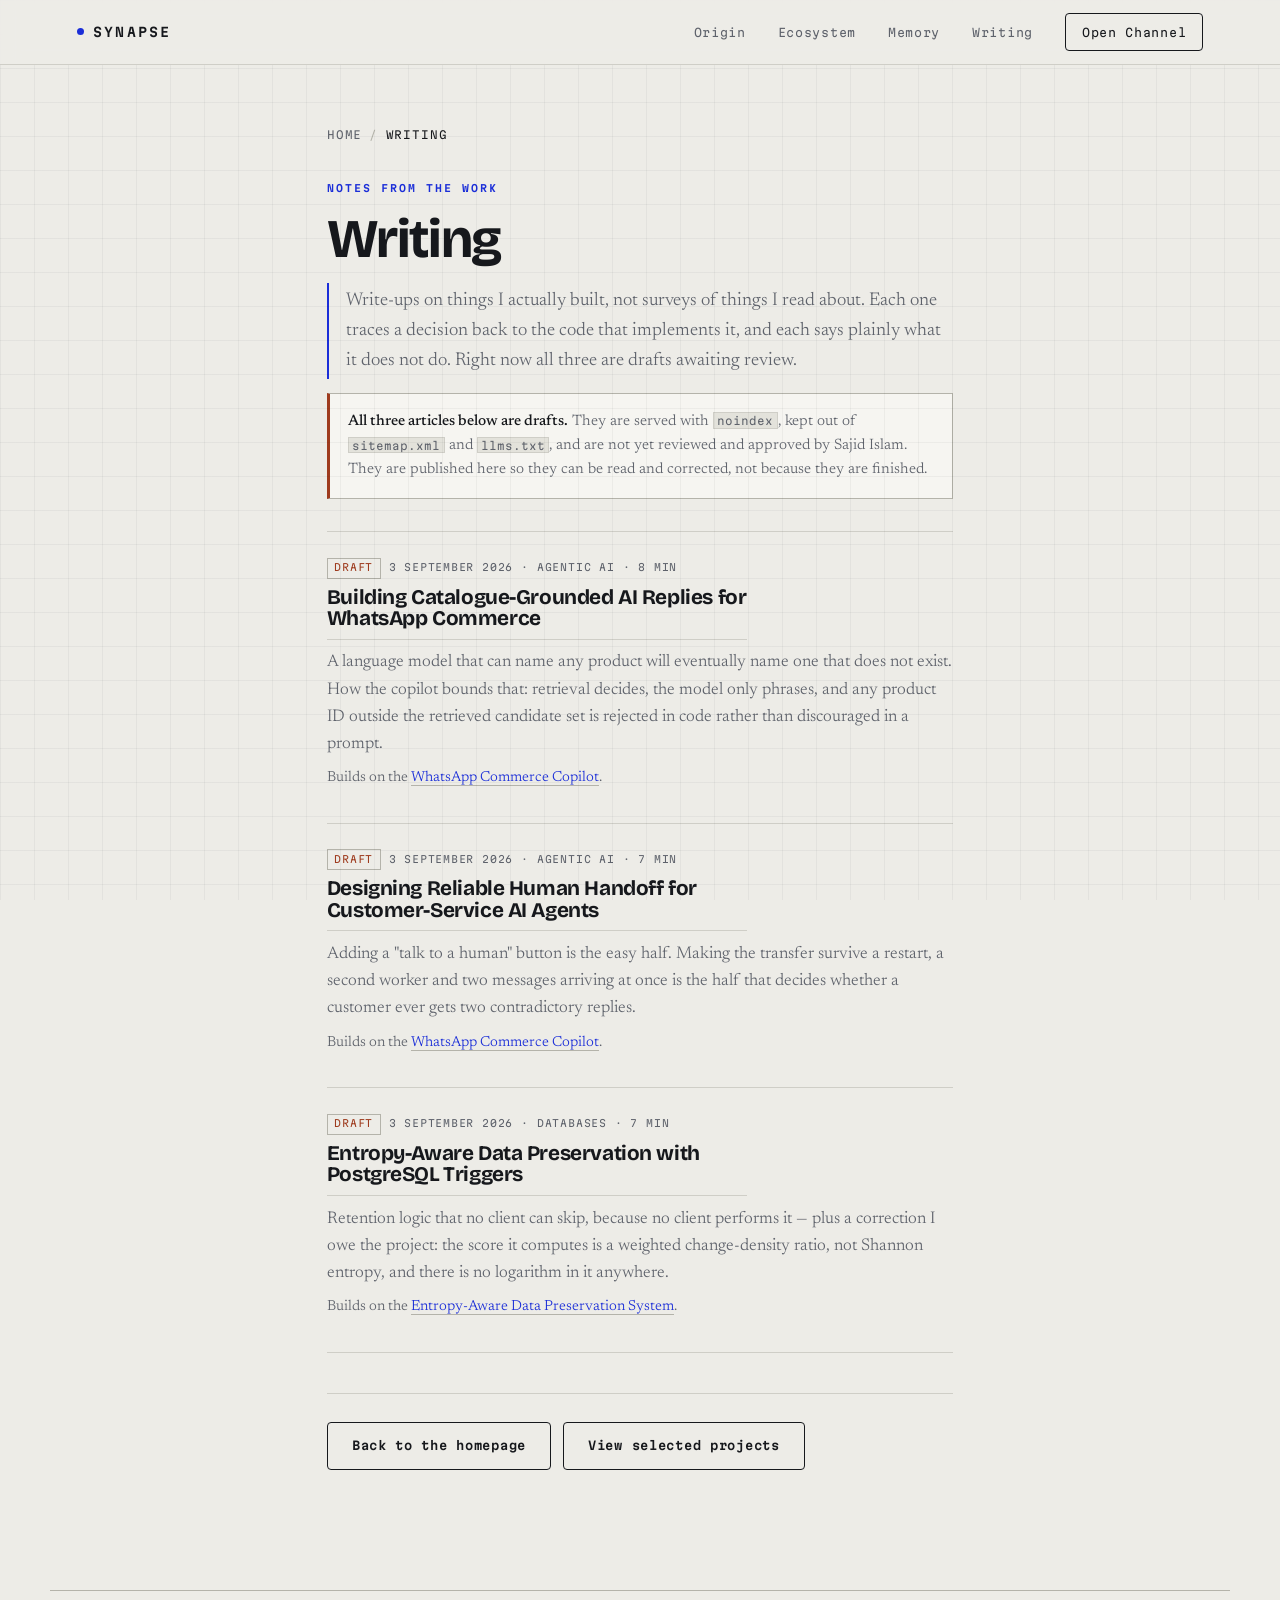
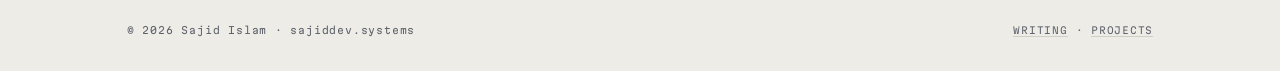
<file: writing/index.html>
<!DOCTYPE html>
<html lang="en">
<head>
  <meta charset="UTF-8" />
  <meta name="viewport" content="width=device-width, initial-scale=1.0" />

  <title>Writing — Sajid Islam</title>
  <meta name="description" content="Technical write-ups by Sajid Islam on grounding LLM replies in retrieved data, designing human handoff for AI agents, and putting retention logic inside PostgreSQL." />
  <meta name="author" content="Sajid Islam" />
  <meta name="theme-color" content="#EDECE7" />
  <!-- DRAFT INDEX: every article listed here is awaiting Sajid's review, so this page is
       noindex too. To publish: flip this to "index, follow, max-image-preview:large,
       max-snippet:-1", do the same on each approved article, add both to sitemap.xml,
       and list them in llms.txt. See SEO-AEO-IMPLEMENTATION.md. -->
  <meta name="robots" content="noindex, follow" />
  <link rel="canonical" href="https://sajiddev.systems/writing/" />

  <meta property="og:type" content="website" />
  <meta property="og:site_name" content="Sajid Islam" />
  <meta property="og:url" content="https://sajiddev.systems/writing/" />
  <meta property="og:locale" content="en_US" />
  <meta property="og:title" content="Writing — Sajid Islam" />
  <meta property="og:description" content="Technical write-ups on grounding LLM replies, human handoff for AI agents, and in-database retention logic." />
  <meta property="og:image" content="https://sajiddev.systems/assets/images/og-home.png" />
  <meta property="og:image:type" content="image/png" />
  <meta property="og:image:width" content="1200" />
  <meta property="og:image:height" content="630" />
  <meta property="og:image:alt" content="Title card on pale grey drafting paper: the name Sajid Islam in heavy black type and a line drawing of concentric circles with a solid blue centre." />
  <meta name="twitter:card" content="summary_large_image" />
  <meta name="twitter:title" content="Writing — Sajid Islam" />
  <meta name="twitter:description" content="Technical write-ups on grounding LLM replies, human handoff for AI agents, and in-database retention logic." />
  <meta name="twitter:image" content="https://sajiddev.systems/assets/images/og-home.png" />
  <meta name="twitter:image:alt" content="Title card on pale grey drafting paper: the name Sajid Islam in heavy black type and a line drawing of concentric circles with a solid blue centre." />

  <link rel="icon" href="/assets/icons/favicon.svg" type="image/svg+xml" />
  <link rel="apple-touch-icon" href="/assets/icons/apple-touch-icon.png" />

  <script type="application/ld+json">
{
  "@context": "https://schema.org",
  "@graph": [
    {
      "@type": "BreadcrumbList",
      "@id": "https://sajiddev.systems/writing/#breadcrumb",
      "itemListElement": [
        {
          "@type": "ListItem",
          "position": 1,
          "name": "Home",
          "item": "https://sajiddev.systems/"
        },
        {
          "@type": "ListItem",
          "position": 2,
          "name": "Writing"
        }
      ]
    },
    {
      "@type": "CollectionPage",
      "@id": "https://sajiddev.systems/writing/",
      "url": "https://sajiddev.systems/writing/",
      "name": "Writing \u2014 Sajid Islam",
      "inLanguage": "en",
      "description": "Technical write-ups on agentic AI grounding, human handoff, and in-database logic, drawn from Sajid Islam's own projects.",
      "isPartOf": {
        "@id": "https://sajiddev.systems/#website"
      },
      "breadcrumb": {
        "@id": "https://sajiddev.systems/writing/#breadcrumb"
      },
      "about": {
        "@id": "https://sajiddev.systems/#person"
      }
    },
    {
      "@type": "Person",
      "@id": "https://sajiddev.systems/#person",
      "name": "Sajid Islam",
      "url": "https://sajiddev.systems/"
    }
  ]
}
  </script>

  <link rel="preconnect" href="https://fonts.googleapis.com" />
  <link rel="preconnect" href="https://fonts.gstatic.com" crossorigin />
  <link href="https://fonts.googleapis.com/css2?family=Bricolage+Grotesque:opsz,wght@12..96,500..800&family=Newsreader:ital,opsz,wght@0,6..72,300..600;1,6..72,300&family=Martian+Mono:wght@400;600&display=swap" rel="stylesheet" />
  <link rel="stylesheet" href="/css/style.css" />
</head>
<body>

  <header class="nav scrolled" id="nav">
    <a href="/" class="nav__brand"><span class="nav__brand-dot"></span> SYNAPSE</a>
    <nav class="nav__links" aria-label="Primary">
      <a href="/#about">Origin</a>
      <a href="/#skills">Ecosystem</a>
      <a href="/#projects">Memory</a>
      <a href="/writing/">Writing</a>
      <a href="/#contact" class="nav__cta">Open Channel</a>
    </nav>
  </header>

  <main id="main" class="case">

    <nav class="breadcrumb" aria-label="Breadcrumb">
      <ol>
        <li><a href="/">Home</a></li>
        <li aria-current="page">Writing</li>
      </ol>
    </nav>

    <span class="case__tag">Notes from the work</span>
    <h1>Writing</h1>

    <p class="case__answer">Write-ups on things I actually built, not surveys of things I read
      about. Each one traces a decision back to the code that implements it, and each says plainly
      what it does not do. Right now all three are drafts awaiting review.</p>

    <div class="draft-banner" role="note">
      <p><strong>All three articles below are drafts.</strong> They are served with
      <code>noindex</code>, kept out of <code>sitemap.xml</code> and <code>llms.txt</code>, and are
      not yet reviewed and approved by Sajid Islam. They are published here so they can be read and
      corrected, not because they are finished.</p>
    </div>

    <ol class="writing-list">

      <li class="writing-item">
        <p class="writing-item__meta"><span class="writing-item__status">Draft</span>
          <time datetime="2026-09-03">3 September 2026</time> · Agentic AI · 8 min</p>
        <h2><a href="/writing/catalogue-grounded-ai-replies-whatsapp-commerce/">Building
          Catalogue-Grounded AI Replies for WhatsApp Commerce</a></h2>
        <p>A language model that can name any product will eventually name one that does not exist.
          How the copilot bounds that: retrieval decides, the model only phrases, and any product ID
          outside the retrieved candidate set is rejected in code rather than discouraged in a
          prompt.</p>
        <p class="writing-item__rel">Builds on the
          <a href="/projects/whatsapp-commerce-copilot/">WhatsApp Commerce Copilot</a>.</p>
      </li>

      <li class="writing-item">
        <p class="writing-item__meta"><span class="writing-item__status">Draft</span>
          <time datetime="2026-09-03">3 September 2026</time> · Agentic AI · 7 min</p>
        <h2><a href="/writing/reliable-human-handoff-for-ai-agents/">Designing Reliable Human
          Handoff for Customer-Service AI Agents</a></h2>
        <p>Adding a "talk to a human" button is the easy half. Making the transfer survive a restart,
          a second worker and two messages arriving at once is the half that decides whether a
          customer ever gets two contradictory replies.</p>
        <p class="writing-item__rel">Builds on the
          <a href="/projects/whatsapp-commerce-copilot/">WhatsApp Commerce Copilot</a>.</p>
      </li>

      <li class="writing-item">
        <p class="writing-item__meta"><span class="writing-item__status">Draft</span>
          <time datetime="2026-09-03">3 September 2026</time> · Databases · 7 min</p>
        <h2><a href="/writing/entropy-aware-data-preservation-postgresql-triggers/">Entropy-Aware
          Data Preservation with PostgreSQL Triggers</a></h2>
        <p>Retention logic that no client can skip, because no client performs it — plus a correction
          I owe the project: the score it computes is a weighted change-density ratio, not Shannon
          entropy, and there is no logarithm in it anywhere.</p>
        <p class="writing-item__rel">Builds on the
          <a href="/projects/entropy-aware-data-preservation/">Entropy-Aware Data Preservation
          System</a>.</p>
      </li>

    </ol>

    <div class="case__actions">
      <a class="btn btn--ghost" href="/">Back to the homepage</a>
      <a class="btn btn--ghost" href="/#projects">View selected projects</a>
    </div>

  </main>

  <footer class="footer">
    <p>© <span id="year">2026</span> Sajid Islam · <a href="/">sajiddev.systems</a></p>
    <p class="footer__meta"><a href="/writing/">Writing</a> · <a href="/#projects">Projects</a></p>
  </footer>

</body>
</html>
</file>
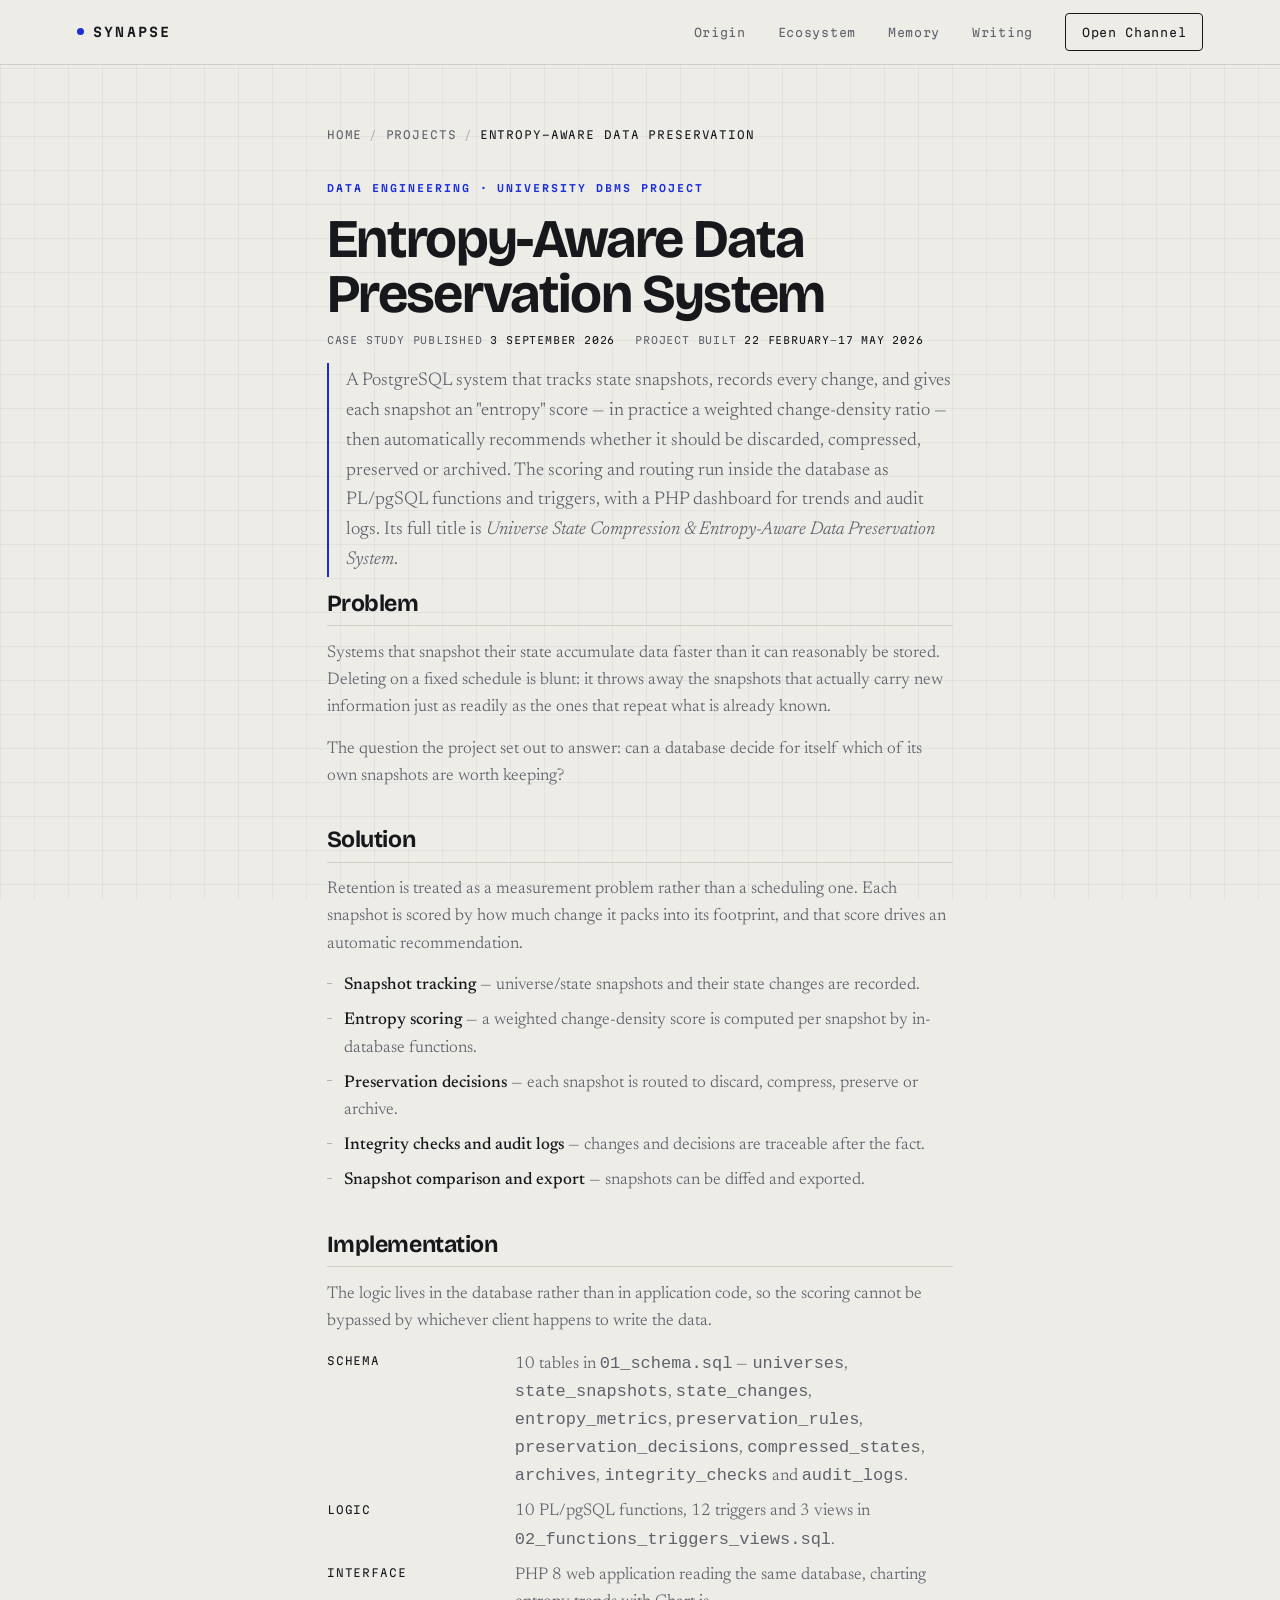
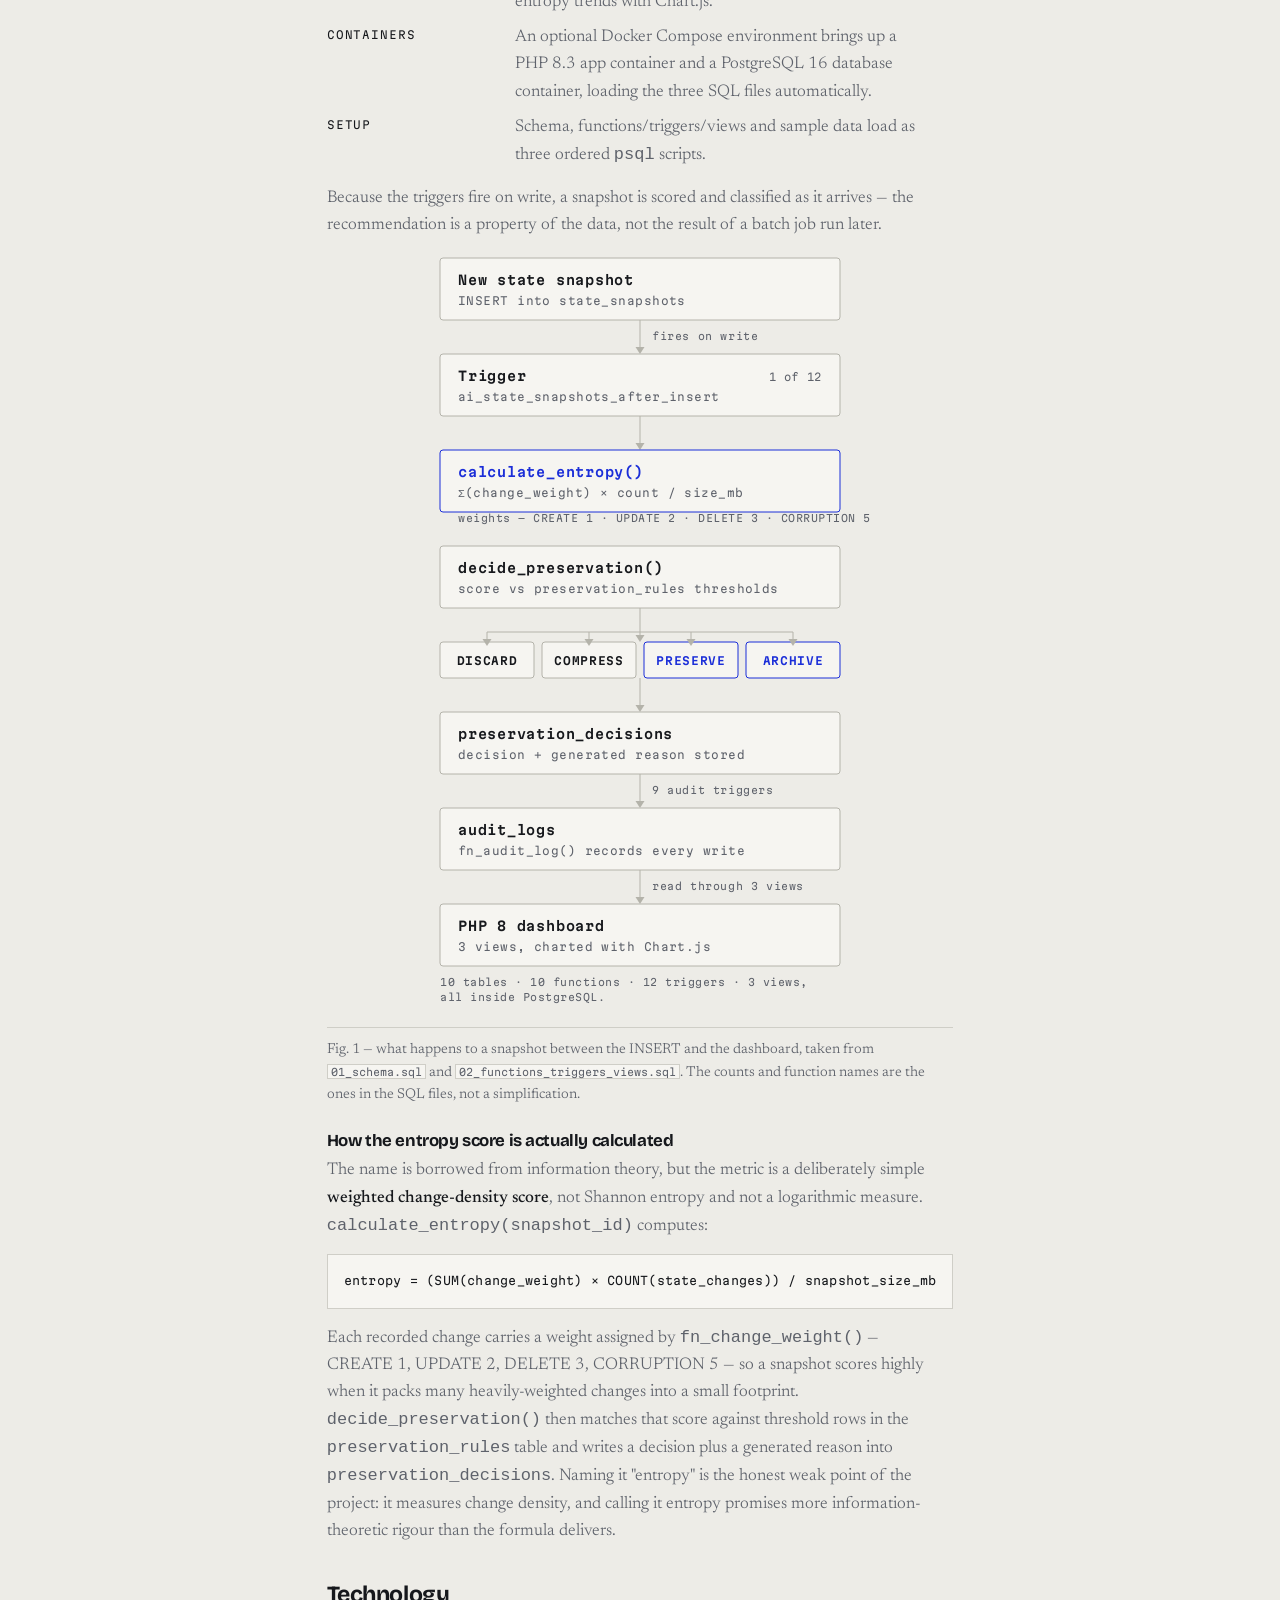
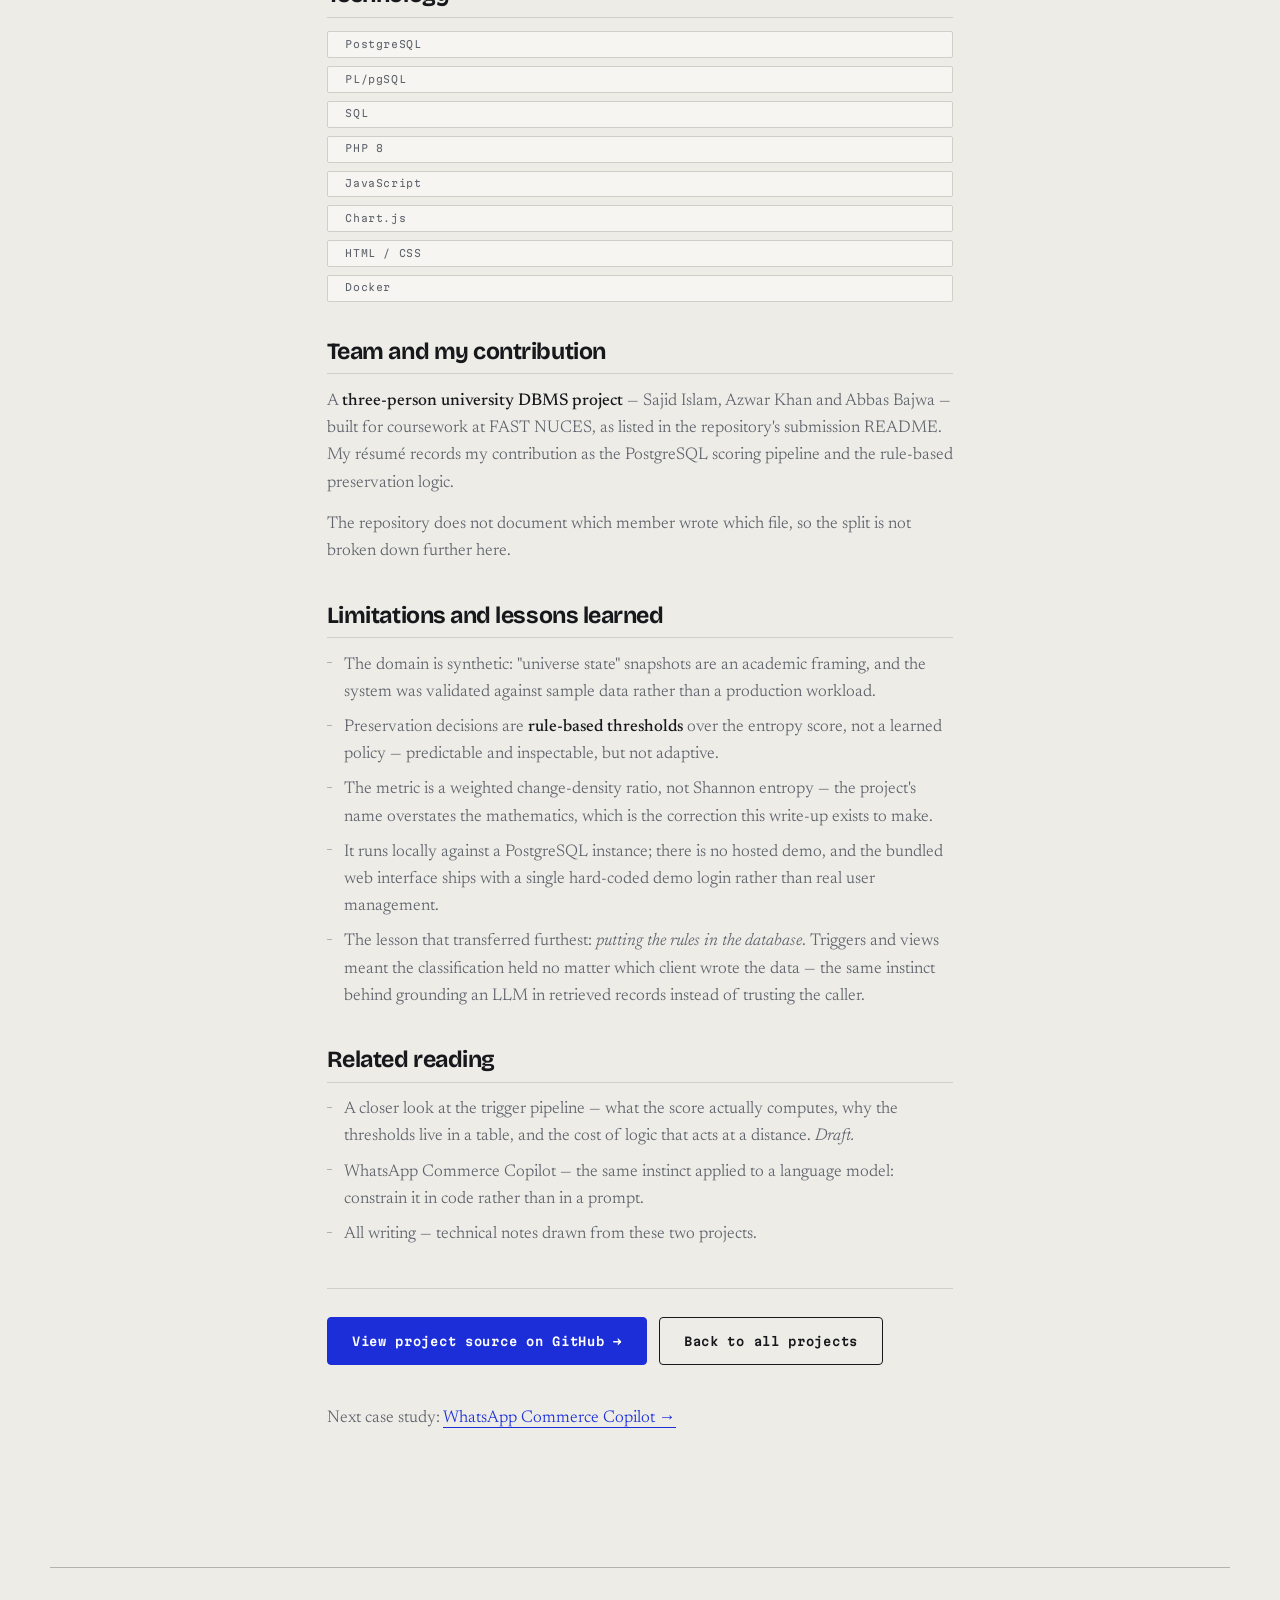
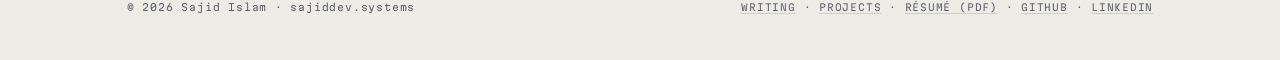
<file: projects/entropy-aware-data-preservation/index.html>
<!DOCTYPE html>
<html lang="en">
<head>
  <meta charset="UTF-8" />
  <meta name="viewport" content="width=device-width, initial-scale=1.0" />

  <title>Entropy-Aware Data Preservation — PostgreSQL Case Study</title>
  <meta name="description" content="Case study: a PostgreSQL system that scores state snapshots in-database with PL/pgSQL triggers, then decides whether to discard, compress, preserve or archive each one." />
  <meta name="author" content="Sajid Islam" />
  <meta name="theme-color" content="#EDECE7" />
  <meta name="robots" content="index, follow, max-image-preview:large, max-snippet:-1" />
  <link rel="canonical" href="https://sajiddev.systems/projects/entropy-aware-data-preservation/" />

  <meta property="og:type" content="article" />
  <meta property="og:site_name" content="Sajid Islam" />
  <meta property="og:url" content="https://sajiddev.systems/projects/entropy-aware-data-preservation/" />
  <meta property="og:locale" content="en_US" />
  <meta property="og:title" content="Entropy-Aware Data Preservation — PostgreSQL Case Study" />
  <meta property="og:description" content="A PostgreSQL system that scores state snapshots by entropy and automatically decides whether to discard, compress, preserve or archive them." />
  <meta property="og:image" content="https://sajiddev.systems/assets/images/og-entropy-aware-data-preservation.png" />
  <meta property="og:image:type" content="image/png" />
  <meta property="og:image:width" content="1200" />
  <meta property="og:image:height" content="630" />
  <meta property="og:image:alt" content="Case-study card on pale grey drafting paper: the title Entropy-Aware Data Preservation in heavy black type beside a small bar chart of snapshot scores, with two bars crossing a threshold line marked archive. Signed Sajid Islam, sajiddev.systems." />
  <meta name="twitter:card" content="summary_large_image" />
  <meta name="twitter:title" content="Entropy-Aware Data Preservation — PostgreSQL Case Study" />
  <meta name="twitter:description" content="A PostgreSQL system that scores state snapshots by entropy and decides whether to discard, compress, preserve or archive them." />
  <meta name="twitter:image" content="https://sajiddev.systems/assets/images/og-entropy-aware-data-preservation.png" />
  <meta name="twitter:image:alt" content="Case-study card on pale grey drafting paper: the title Entropy-Aware Data Preservation in heavy black type beside a small bar chart of snapshot scores, with two bars crossing a threshold line marked archive. Signed Sajid Islam, sajiddev.systems." />

  <link rel="icon" href="/assets/icons/favicon.svg" type="image/svg+xml" />
  <link rel="apple-touch-icon" href="/assets/icons/apple-touch-icon.png" />

  <script type="application/ld+json">
  {
    "@context": "https://schema.org",
    "@graph": [
      {
        "@type": "BreadcrumbList",
        "@id": "https://sajiddev.systems/projects/entropy-aware-data-preservation/#breadcrumb",
        "itemListElement": [
          { "@type": "ListItem", "position": 1, "name": "Home", "item": "https://sajiddev.systems/" },
          { "@type": "ListItem", "position": 2, "name": "Projects", "item": "https://sajiddev.systems/#projects" },
          { "@type": "ListItem", "position": 3, "name": "Entropy-Aware Data Preservation System" }
        ]
      },
      {
        "@type": "SoftwareSourceCode",
        "@id": "https://sajiddev.systems/#project-adaptive-data-preservation",
        "name": "Entropy-Aware Data Preservation System",
        "headline": "Entropy-Aware Data Preservation — PostgreSQL Case Study",
        "description": "A PostgreSQL system that tracks state snapshots, records state changes, and scores each snapshot with an in-database PL/pgSQL weighted change-density metric, then automatically recommends whether it should be discarded, compressed, preserved or archived. 10 tables, 10 functions, 12 triggers and 3 views, with integrity checks, audit logs, snapshot comparison and export through a PHP 8 web interface using Chart.js. A three-person university DBMS project.",
        "url": "https://sajiddev.systems/projects/entropy-aware-data-preservation/",
        "mainEntityOfPage": { "@type": "WebPage", "@id": "https://sajiddev.systems/projects/entropy-aware-data-preservation/" },
        "codeRepository": "https://github.com/Sajid0875/adaptive-data-preservation",
        "programmingLanguage": ["PL/pgSQL", "PHP", "SQL", "JavaScript"],
        "keywords": "PostgreSQL, PL/pgSQL, database triggers, entropy scoring, data preservation, audit logging, Chart.js, PHP",
        "inLanguage": "en",
        "dateCreated": "2026-02-22",
        "author": { "@id": "https://sajiddev.systems/#person" },
        "isPartOf": { "@id": "https://sajiddev.systems/#website" }
      },
      {
        "@type": "WebPage",
        "@id": "https://sajiddev.systems/projects/entropy-aware-data-preservation/",
        "url": "https://sajiddev.systems/projects/entropy-aware-data-preservation/",
        "name": "Entropy-Aware Data Preservation \u2014 PostgreSQL Case Study",
        "inLanguage": "en",
        "datePublished": "2026-09-03",
        "dateModified": "2026-09-03",
        "isPartOf": { "@id": "https://sajiddev.systems/#website" },
        "breadcrumb": { "@id": "https://sajiddev.systems/projects/entropy-aware-data-preservation/#breadcrumb" },
        "about": { "@id": "https://sajiddev.systems/#project-adaptive-data-preservation" },
        "author": { "@id": "https://sajiddev.systems/#person" }
      },
      {
        "@type": "Person",
        "@id": "https://sajiddev.systems/#person",
        "name": "Sajid Islam",
        "url": "https://sajiddev.systems/"
      }
    ]
  }
  </script>

  <link rel="preconnect" href="https://fonts.googleapis.com" />
  <link rel="preconnect" href="https://fonts.gstatic.com" crossorigin />
  <link href="https://fonts.googleapis.com/css2?family=Bricolage+Grotesque:opsz,wght@12..96,500..800&family=Newsreader:ital,opsz,wght@0,6..72,300..600;1,6..72,300&family=Martian+Mono:wght@400;600&display=swap" rel="stylesheet" />
  <link rel="stylesheet" href="/css/style.css" />
</head>
<body>

  <header class="nav scrolled" id="nav">
    <a href="/" class="nav__brand"><span class="nav__brand-dot"></span> SYNAPSE</a>
    <nav class="nav__links" aria-label="Primary">
      <a href="/#about">Origin</a>
      <a href="/#skills">Ecosystem</a>
      <a href="/#projects">Memory</a>
      <a href="/writing/">Writing</a>
      <a href="/#contact" class="nav__cta">Open Channel</a>
    </nav>
  </header>

  <main id="main" class="case">

    <nav class="breadcrumb" aria-label="Breadcrumb">
      <ol>
        <li><a href="/">Home</a></li>
        <li><a href="/#projects">Projects</a></li>
        <li aria-current="page">Entropy-Aware Data Preservation</li>
      </ol>
    </nav>

    <span class="case__tag">Data Engineering · University DBMS Project</span>
    <h1>Entropy-Aware Data Preservation System</h1>

    <p class="case__meta">
      <span>Case study published <time datetime="2026-09-03">3 September 2026</time></span>
      <span>Project built <time datetime="2026-02-22">22 February</time>–<time datetime="2026-05-17">17 May 2026</time></span>
    </p>

    <p class="case__answer">A PostgreSQL system that tracks state snapshots, records every change, and
      gives each snapshot an "entropy" score — in practice a weighted change-density ratio — then
      automatically recommends whether it should be discarded, compressed, preserved or archived. The
      scoring and routing run inside the database as PL/pgSQL functions and triggers, with a PHP
      dashboard for trends and audit logs. Its full title is
      <em>Universe State Compression &amp; Entropy-Aware Data Preservation System</em>.</p>

    <section>
      <h2>Problem</h2>
      <p>Systems that snapshot their state accumulate data faster than it can reasonably be stored.
        Deleting on a fixed schedule is blunt: it throws away the snapshots that actually carry new
        information just as readily as the ones that repeat what is already known.</p>
      <p>The question the project set out to answer: can a database decide for itself which of its own
        snapshots are worth keeping?</p>
    </section>

    <section>
      <h2>Solution</h2>
      <p>Retention is treated as a measurement problem rather than a scheduling one. Each snapshot is
        scored by how much change it packs into its footprint, and that score drives an automatic
        recommendation.</p>
      <ul>
        <li><strong>Snapshot tracking</strong> — universe/state snapshots and their state changes are recorded.</li>
        <li><strong>Entropy scoring</strong> — a weighted change-density score is computed per snapshot by in-database functions.</li>
        <li><strong>Preservation decisions</strong> — each snapshot is routed to discard, compress, preserve or archive.</li>
        <li><strong>Integrity checks and audit logs</strong> — changes and decisions are traceable after the fact.</li>
        <li><strong>Snapshot comparison and export</strong> — snapshots can be diffed and exported.</li>
      </ul>
    </section>

    <section>
      <h2>Implementation</h2>
      <p>The logic lives in the database rather than in application code, so the scoring cannot be
        bypassed by whichever client happens to write the data.</p>
      <dl>
        <dt>Schema</dt><dd>10 tables in <code>01_schema.sql</code> — <code>universes</code>,
          <code>state_snapshots</code>, <code>state_changes</code>, <code>entropy_metrics</code>,
          <code>preservation_rules</code>, <code>preservation_decisions</code>,
          <code>compressed_states</code>, <code>archives</code>, <code>integrity_checks</code>
          and <code>audit_logs</code>.</dd>
        <dt>Logic</dt><dd>10 PL/pgSQL functions, 12 triggers and 3 views in <code>02_functions_triggers_views.sql</code>.</dd>
        <dt>Interface</dt><dd>PHP&nbsp;8 web application reading the same database, charting entropy trends with Chart.js.</dd>
        <dt>Containers</dt><dd>An optional Docker Compose environment brings up a PHP&nbsp;8.3 app container and a PostgreSQL&nbsp;16 database container, loading the three SQL files automatically.</dd>
        <dt>Setup</dt><dd>Schema, functions/triggers/views and sample data load as three ordered <code>psql</code> scripts.</dd>
      </dl>
      <p>Because the triggers fire on write, a snapshot is scored and classified as it arrives — the
        recommendation is a property of the data, not the result of a batch job run later.</p>

      <figure class="diagram-fig">
      <svg xmlns="http://www.w3.org/2000/svg" viewBox="0 0 520 761" width="520" height="761" role="img" aria-labelledby="en-arch-t en-arch-d" class="diagram">
        <title id="en-arch-t">How a snapshot is scored and routed inside PostgreSQL</title>
        <desc id="en-arch-d">A vertical flow diagram. A new state snapshot is inserted into the state_snapshots table together with its state changes. That write fires the ai_state_snapshots_after_insert trigger, one of twelve triggers in the schema, which calls calculate_entropy. That function computes the sum of change weights multiplied by the count of state changes, divided by the snapshot size in megabytes, where change weights are CREATE 1, UPDATE 2, DELETE 3 and CORRUPTION 5. The score is passed to decide_preservation, which matches it against threshold rows in the preservation_rules table and routes the snapshot to one of four outcomes: discard, compress, preserve or archive. The decision and a generated reason are written to preservation_decisions, nine further audit triggers record every write to audit_logs through fn_audit_log, and a PHP 8 dashboard reads three views — snapshot_summary, entropy_trends and preservation_stats — charting them with Chart.js. The schema holds 10 tables, 10 PL/pgSQL functions, 12 triggers and 3 views, all inside PostgreSQL.</desc>
        <rect x="60" y="4" width="400" height="62" rx="3" fill="#F6F5F1" stroke="#B4B3AA" stroke-width="1"/>
        <text x="78" y="31" font-family="'Martian Mono', ui-monospace, SFMono-Regular, Menlo, monospace" font-size="13" font-weight="600" letter-spacing="0.06em" fill="#16181C">New state snapshot</text>
        <text x="78" y="51" font-family="'Martian Mono', ui-monospace, SFMono-Regular, Menlo, monospace" font-size="11" letter-spacing="0.04em" fill="#5E626B">INSERT into state_snapshots</text>
        <line x1="260" y1="66" x2="260" y2="93" stroke="#B4B3AA" stroke-width="1"/>
        <path d="M255.5 93 L264.5 93 L260 100 Z" fill="#B4B3AA"/>
        <text x="272" y="86.0" font-family="'Martian Mono', ui-monospace, SFMono-Regular, Menlo, monospace" font-size="10" letter-spacing="0.06em" fill="#5E626B">fires on write</text>
        <rect x="60" y="100" width="400" height="62" rx="3" fill="#F6F5F1" stroke="#B4B3AA" stroke-width="1"/>
        <text x="78" y="127" font-family="'Martian Mono', ui-monospace, SFMono-Regular, Menlo, monospace" font-size="13" font-weight="600" letter-spacing="0.06em" fill="#16181C">Trigger</text>
        <text x="78" y="147" font-family="'Martian Mono', ui-monospace, SFMono-Regular, Menlo, monospace" font-size="11" letter-spacing="0.04em" fill="#5E626B">ai_state_snapshots_after_insert</text>
        <text x="442" y="127" text-anchor="end" font-family="'Martian Mono', ui-monospace, SFMono-Regular, Menlo, monospace" font-size="10.5" letter-spacing="0.06em" fill="#5E626B">1 of 12</text>
        <line x1="260" y1="162" x2="260" y2="189" stroke="#B4B3AA" stroke-width="1"/>
        <path d="M255.5 189 L264.5 189 L260 196 Z" fill="#B4B3AA"/>
        <rect x="60" y="196" width="400" height="62" rx="3" fill="#F6F5F1" stroke="#1B2ED8" stroke-width="1"/>
        <text x="78" y="223" font-family="'Martian Mono', ui-monospace, SFMono-Regular, Menlo, monospace" font-size="13" font-weight="600" letter-spacing="0.06em" fill="#1B2ED8">calculate_entropy()</text>
        <text x="78" y="243" font-family="'Martian Mono', ui-monospace, SFMono-Regular, Menlo, monospace" font-size="11" letter-spacing="0.04em" fill="#5E626B">Σ(change_weight) × count / size_mb</text>
        <text x="78" y="268" font-family="'Martian Mono', ui-monospace, SFMono-Regular, Menlo, monospace" font-size="10" letter-spacing="0.05em" fill="#5E626B">weights — CREATE 1 · UPDATE 2 · DELETE 3 · CORRUPTION 5</text>
        <rect x="60" y="292" width="400" height="62" rx="3" fill="#F6F5F1" stroke="#B4B3AA" stroke-width="1"/>
        <text x="78" y="319" font-family="'Martian Mono', ui-monospace, SFMono-Regular, Menlo, monospace" font-size="13" font-weight="600" letter-spacing="0.06em" fill="#16181C">decide_preservation()</text>
        <text x="78" y="339" font-family="'Martian Mono', ui-monospace, SFMono-Regular, Menlo, monospace" font-size="11" letter-spacing="0.04em" fill="#5E626B">score vs preservation_rules thresholds</text>
        <line x1="260" y1="354" x2="260" y2="381" stroke="#B4B3AA" stroke-width="1"/>
        <path d="M255.5 381 L264.5 381 L260 388 Z" fill="#B4B3AA"/>
        <rect x="60" y="388" width="94" height="36" rx="3" fill="#F6F5F1" stroke="#B4B3AA" stroke-width="1"/>
        <text x="107" y="411" text-anchor="middle" font-family="'Martian Mono', ui-monospace, SFMono-Regular, Menlo, monospace" font-size="11" font-weight="600" letter-spacing="0.06em" fill="#16181C">DISCARD</text>
        <rect x="162" y="388" width="94" height="36" rx="3" fill="#F6F5F1" stroke="#B4B3AA" stroke-width="1"/>
        <text x="209" y="411" text-anchor="middle" font-family="'Martian Mono', ui-monospace, SFMono-Regular, Menlo, monospace" font-size="11" font-weight="600" letter-spacing="0.06em" fill="#16181C">COMPRESS</text>
        <rect x="264" y="388" width="94" height="36" rx="3" fill="#F6F5F1" stroke="#1B2ED8" stroke-width="1"/>
        <text x="311" y="411" text-anchor="middle" font-family="'Martian Mono', ui-monospace, SFMono-Regular, Menlo, monospace" font-size="11" font-weight="600" letter-spacing="0.06em" fill="#1B2ED8">PRESERVE</text>
        <rect x="366" y="388" width="94" height="36" rx="3" fill="#F6F5F1" stroke="#1B2ED8" stroke-width="1"/>
        <text x="413" y="411" text-anchor="middle" font-family="'Martian Mono', ui-monospace, SFMono-Regular, Menlo, monospace" font-size="11" font-weight="600" letter-spacing="0.06em" fill="#1B2ED8">ARCHIVE</text>
        <line x1="107" y1="378" x2="413" y2="378" stroke="#B4B3AA" stroke-width="1"/>
        <line x1="107" y1="378" x2="107" y2="385" stroke="#B4B3AA" stroke-width="1"/>
        <path d="M102.5 385 L111.5 385 L107 392 Z" fill="#B4B3AA"/>
        <line x1="209" y1="378" x2="209" y2="385" stroke="#B4B3AA" stroke-width="1"/>
        <path d="M204.5 385 L213.5 385 L209 392 Z" fill="#B4B3AA"/>
        <line x1="311" y1="378" x2="311" y2="385" stroke="#B4B3AA" stroke-width="1"/>
        <path d="M306.5 385 L315.5 385 L311 392 Z" fill="#B4B3AA"/>
        <line x1="413" y1="378" x2="413" y2="385" stroke="#B4B3AA" stroke-width="1"/>
        <path d="M408.5 385 L417.5 385 L413 392 Z" fill="#B4B3AA"/>
        <line x1="260" y1="424" x2="260" y2="451" stroke="#B4B3AA" stroke-width="1"/>
        <path d="M255.5 451 L264.5 451 L260 458 Z" fill="#B4B3AA"/>
        <rect x="60" y="458" width="400" height="62" rx="3" fill="#F6F5F1" stroke="#B4B3AA" stroke-width="1"/>
        <text x="78" y="485" font-family="'Martian Mono', ui-monospace, SFMono-Regular, Menlo, monospace" font-size="13" font-weight="600" letter-spacing="0.06em" fill="#16181C">preservation_decisions</text>
        <text x="78" y="505" font-family="'Martian Mono', ui-monospace, SFMono-Regular, Menlo, monospace" font-size="11" letter-spacing="0.04em" fill="#5E626B">decision + generated reason stored</text>
        <line x1="260" y1="520" x2="260" y2="547" stroke="#B4B3AA" stroke-width="1"/>
        <path d="M255.5 547 L264.5 547 L260 554 Z" fill="#B4B3AA"/>
        <text x="272" y="540.0" font-family="'Martian Mono', ui-monospace, SFMono-Regular, Menlo, monospace" font-size="10" letter-spacing="0.06em" fill="#5E626B">9 audit triggers</text>
        <rect x="60" y="554" width="400" height="62" rx="3" fill="#F6F5F1" stroke="#B4B3AA" stroke-width="1"/>
        <text x="78" y="581" font-family="'Martian Mono', ui-monospace, SFMono-Regular, Menlo, monospace" font-size="13" font-weight="600" letter-spacing="0.06em" fill="#16181C">audit_logs</text>
        <text x="78" y="601" font-family="'Martian Mono', ui-monospace, SFMono-Regular, Menlo, monospace" font-size="11" letter-spacing="0.04em" fill="#5E626B">fn_audit_log() records every write</text>
        <line x1="260" y1="616" x2="260" y2="643" stroke="#B4B3AA" stroke-width="1"/>
        <path d="M255.5 643 L264.5 643 L260 650 Z" fill="#B4B3AA"/>
        <text x="272" y="636.0" font-family="'Martian Mono', ui-monospace, SFMono-Regular, Menlo, monospace" font-size="10" letter-spacing="0.06em" fill="#5E626B">read through 3 views</text>
        <rect x="60" y="650" width="400" height="62" rx="3" fill="#F6F5F1" stroke="#B4B3AA" stroke-width="1"/>
        <text x="78" y="677" font-family="'Martian Mono', ui-monospace, SFMono-Regular, Menlo, monospace" font-size="13" font-weight="600" letter-spacing="0.06em" fill="#16181C">PHP 8 dashboard</text>
        <text x="78" y="697" font-family="'Martian Mono', ui-monospace, SFMono-Regular, Menlo, monospace" font-size="11" letter-spacing="0.04em" fill="#5E626B">3 views, charted with Chart.js</text>
        <text x="60" y="732" font-family="'Martian Mono', ui-monospace, SFMono-Regular, Menlo, monospace" font-size="10" letter-spacing="0.05em" fill="#5E626B">10 tables · 10 functions · 12 triggers · 3 views,</text>
        <text x="60" y="747" font-family="'Martian Mono', ui-monospace, SFMono-Regular, Menlo, monospace" font-size="10" letter-spacing="0.05em" fill="#5E626B">all inside PostgreSQL.</text>
      </svg>
        <figcaption>Fig. 1 — what happens to a snapshot between the INSERT and the dashboard, taken
          from <code>01_schema.sql</code> and <code>02_functions_triggers_views.sql</code>. The counts
          and function names are the ones in the SQL files, not a simplification.</figcaption>
      </figure>

      <h3>How the entropy score is actually calculated</h3>
      <p>The name is borrowed from information theory, but the metric is a deliberately simple
        <strong>weighted change-density score</strong>, not Shannon entropy and not a logarithmic
        measure. <code>calculate_entropy(snapshot_id)</code> computes:</p>
      <p class="case__formula"><code>entropy = (SUM(change_weight) &times; COUNT(state_changes)) / snapshot_size_mb</code></p>
      <p>Each recorded change carries a weight assigned by <code>fn_change_weight()</code> — CREATE&nbsp;1,
        UPDATE&nbsp;2, DELETE&nbsp;3, CORRUPTION&nbsp;5 — so a snapshot scores highly when it packs many
        heavily-weighted changes into a small footprint. <code>decide_preservation()</code> then matches
        that score against threshold rows in the <code>preservation_rules</code> table and writes a
        decision plus a generated reason into <code>preservation_decisions</code>. Naming it "entropy"
        is the honest weak point of the project: it measures change density, and calling it entropy
        promises more information-theoretic rigour than the formula delivers.</p>
    </section>

    <section>
      <h2>Technology</h2>
      <ul class="stack-list">
        <li>PostgreSQL</li><li>PL/pgSQL</li><li>SQL</li><li>PHP 8</li>
        <li>JavaScript</li><li>Chart.js</li><li>HTML / CSS</li><li>Docker</li>
      </ul>
    </section>

    <section>
      <h2>Team and my contribution</h2>
      <p>A <strong>three-person university DBMS project</strong> — Sajid Islam, Azwar Khan and Abbas
        Bajwa — built for coursework at FAST NUCES, as listed in the repository's submission README.
        My résumé records my contribution as the PostgreSQL scoring pipeline and the rule-based
        preservation logic.</p>
      <p>The repository does not document which member wrote which file, so the split is not
        broken down further here.</p>
    </section>

    <section>
      <h2>Limitations and lessons learned</h2>
      <ul>
        <li>The domain is synthetic: "universe state" snapshots are an academic framing, and the system
          was validated against sample data rather than a production workload.</li>
        <li>Preservation decisions are <strong>rule-based thresholds</strong> over the entropy score,
          not a learned policy — predictable and inspectable, but not adaptive.</li>
        <li>The metric is a weighted change-density ratio, not Shannon entropy — the project's name
          overstates the mathematics, which is the correction this write-up exists to make.</li>
        <li>It runs locally against a PostgreSQL instance; there is no hosted demo, and the bundled
          web interface ships with a single hard-coded demo login rather than real user management.</li>
        <li>The lesson that transferred furthest: <em>putting the rules in the database</em>. Triggers
          and views meant the classification held no matter which client wrote the data — the same
          instinct behind grounding an LLM in retrieved records instead of trusting the caller.</li>
      </ul>
    </section>

    <section>
      <h2>Related reading</h2>
      <ul>
        <li><a href="/writing/entropy-aware-data-preservation-postgresql-triggers/">A closer look at
          the trigger pipeline</a> — what the score actually computes, why the thresholds live in a
          table, and the cost of logic that acts at a distance. <em>Draft.</em></li>
        <li><a href="/projects/whatsapp-commerce-copilot/">WhatsApp Commerce Copilot</a> — the same
          instinct applied to a language model: constrain it in code rather than in a prompt.</li>
        <li><a href="/writing/">All writing</a> — technical notes drawn from these two projects.</li>
      </ul>
    </section>

    <div class="case__actions">
      <a class="btn btn--primary" href="https://github.com/Sajid0875/adaptive-data-preservation" target="_blank" rel="noopener">View project source on GitHub →</a>
      <a class="btn btn--ghost" href="/#projects">Back to all projects</a>
    </div>

    <p class="case__next">Next case study:
      <a href="/projects/whatsapp-commerce-copilot/">WhatsApp Commerce Copilot →</a></p>

  </main>

  <footer class="footer">
    <p>© <span id="year">2026</span> Sajid Islam · <a href="/">sajiddev.systems</a></p>
    <p class="footer__meta"><a href="/writing/">Writing</a> · <a href="/#projects">Projects</a> ·
      <a href="/assets/resume/Sajid_Islam_Resume.pdf">Résumé (PDF)</a> ·
      <a href="https://github.com/Sajid0875" rel="me noopener">GitHub</a> ·
      <a href="https://www.linkedin.com/in/sajid-islam0875/" rel="me noopener">LinkedIn</a></p>
  </footer>

</body>
</html>
</file>
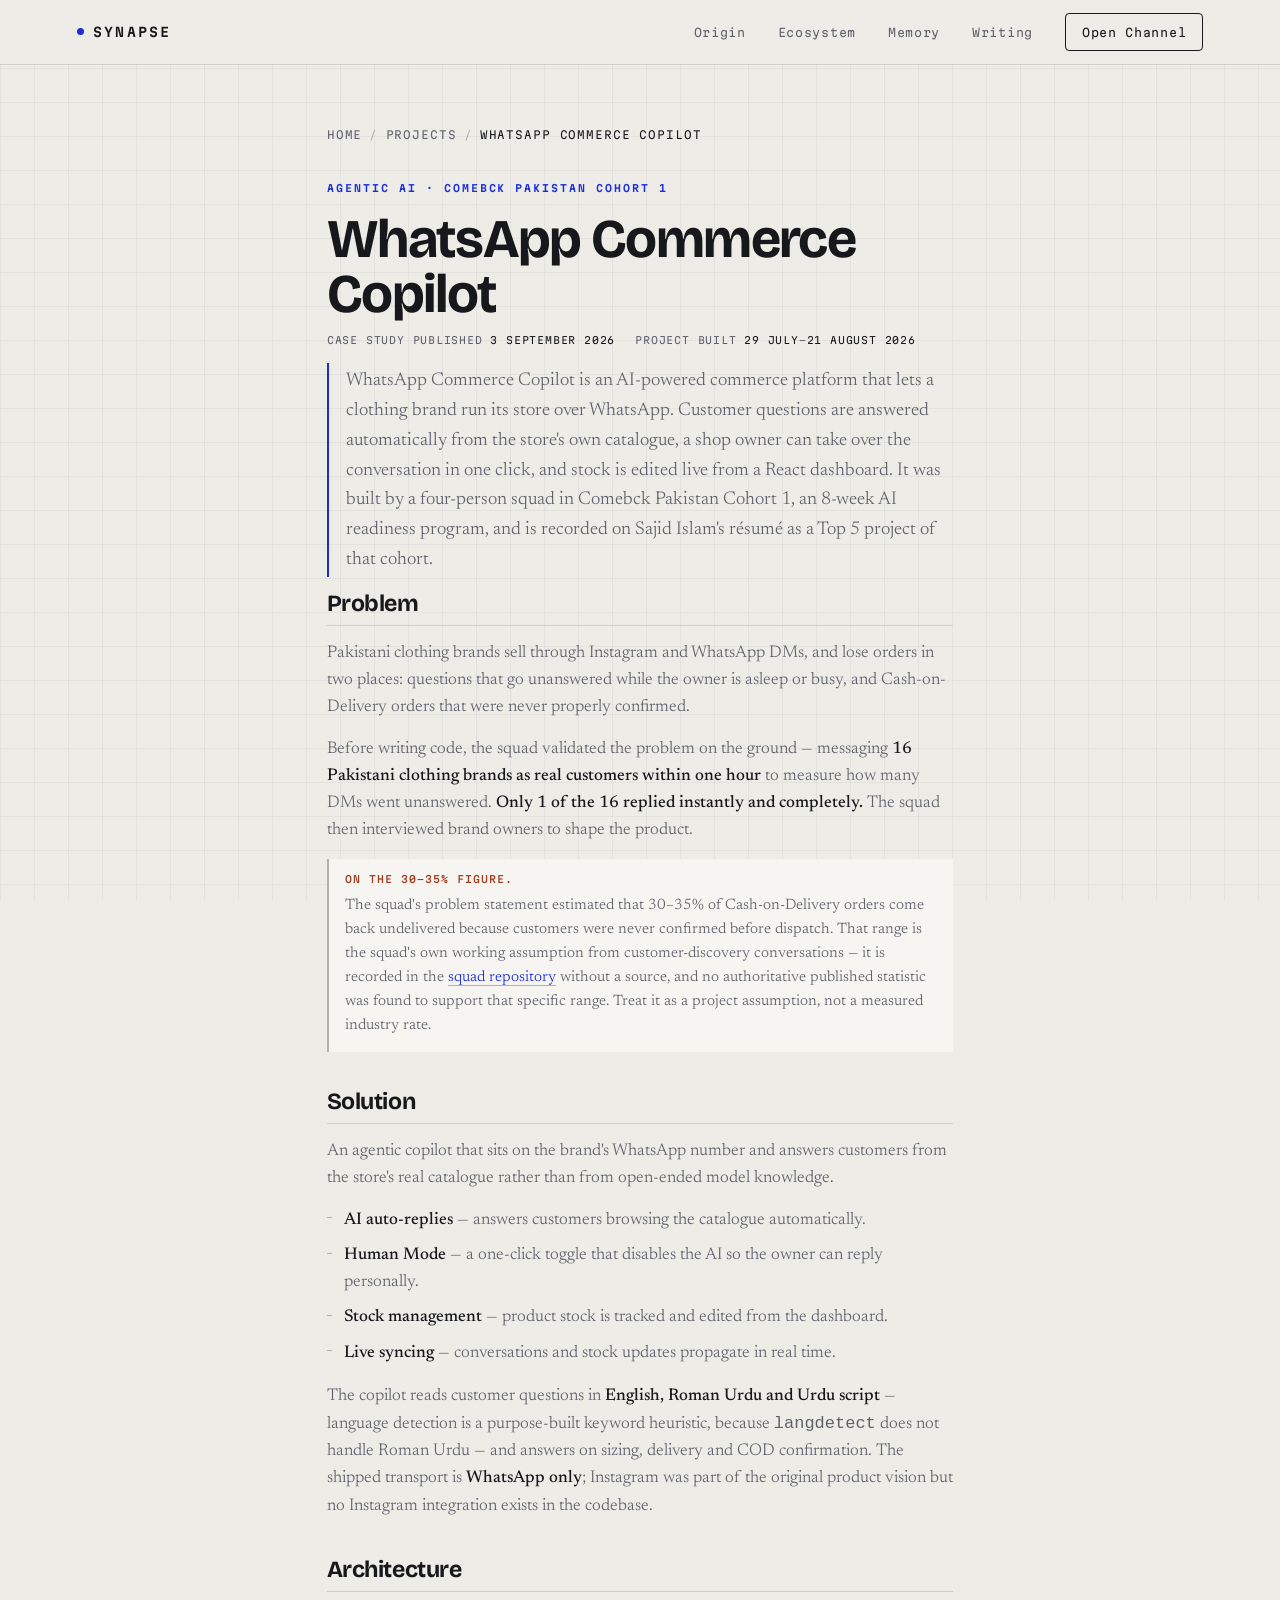
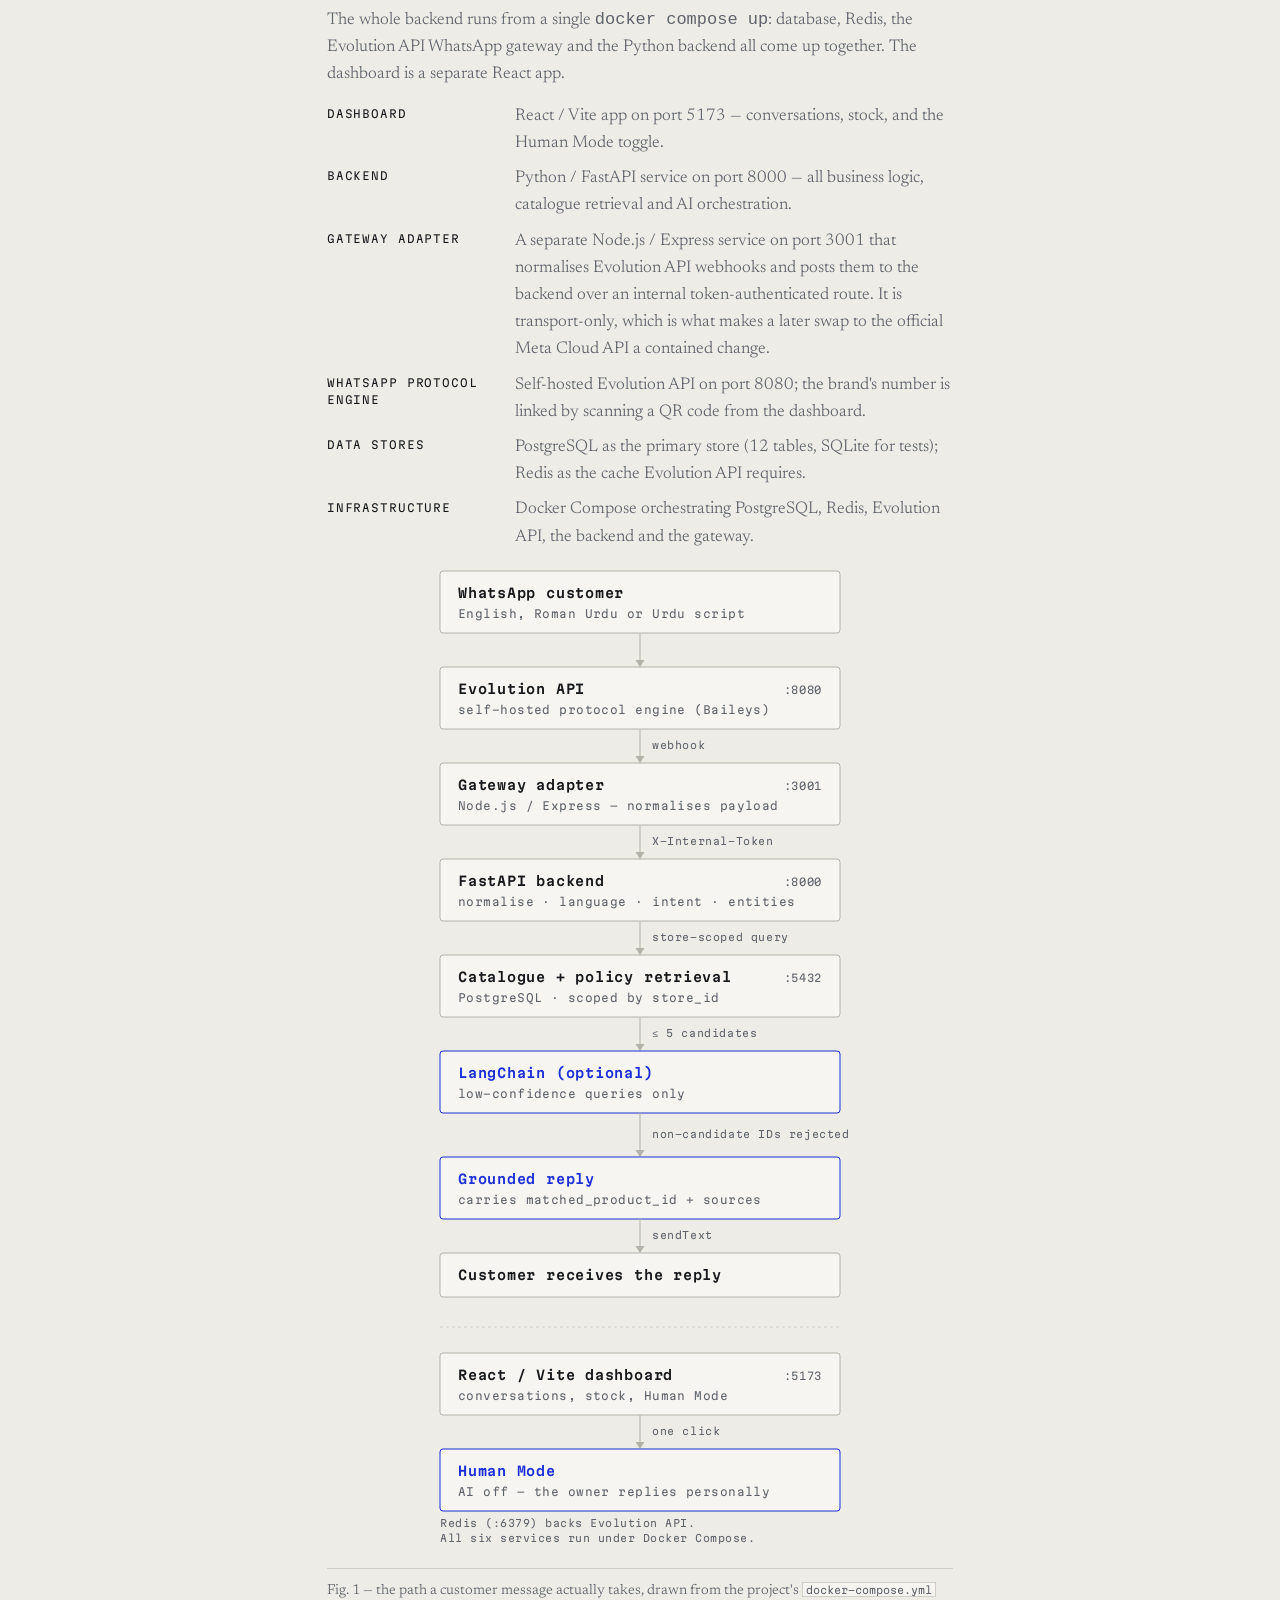
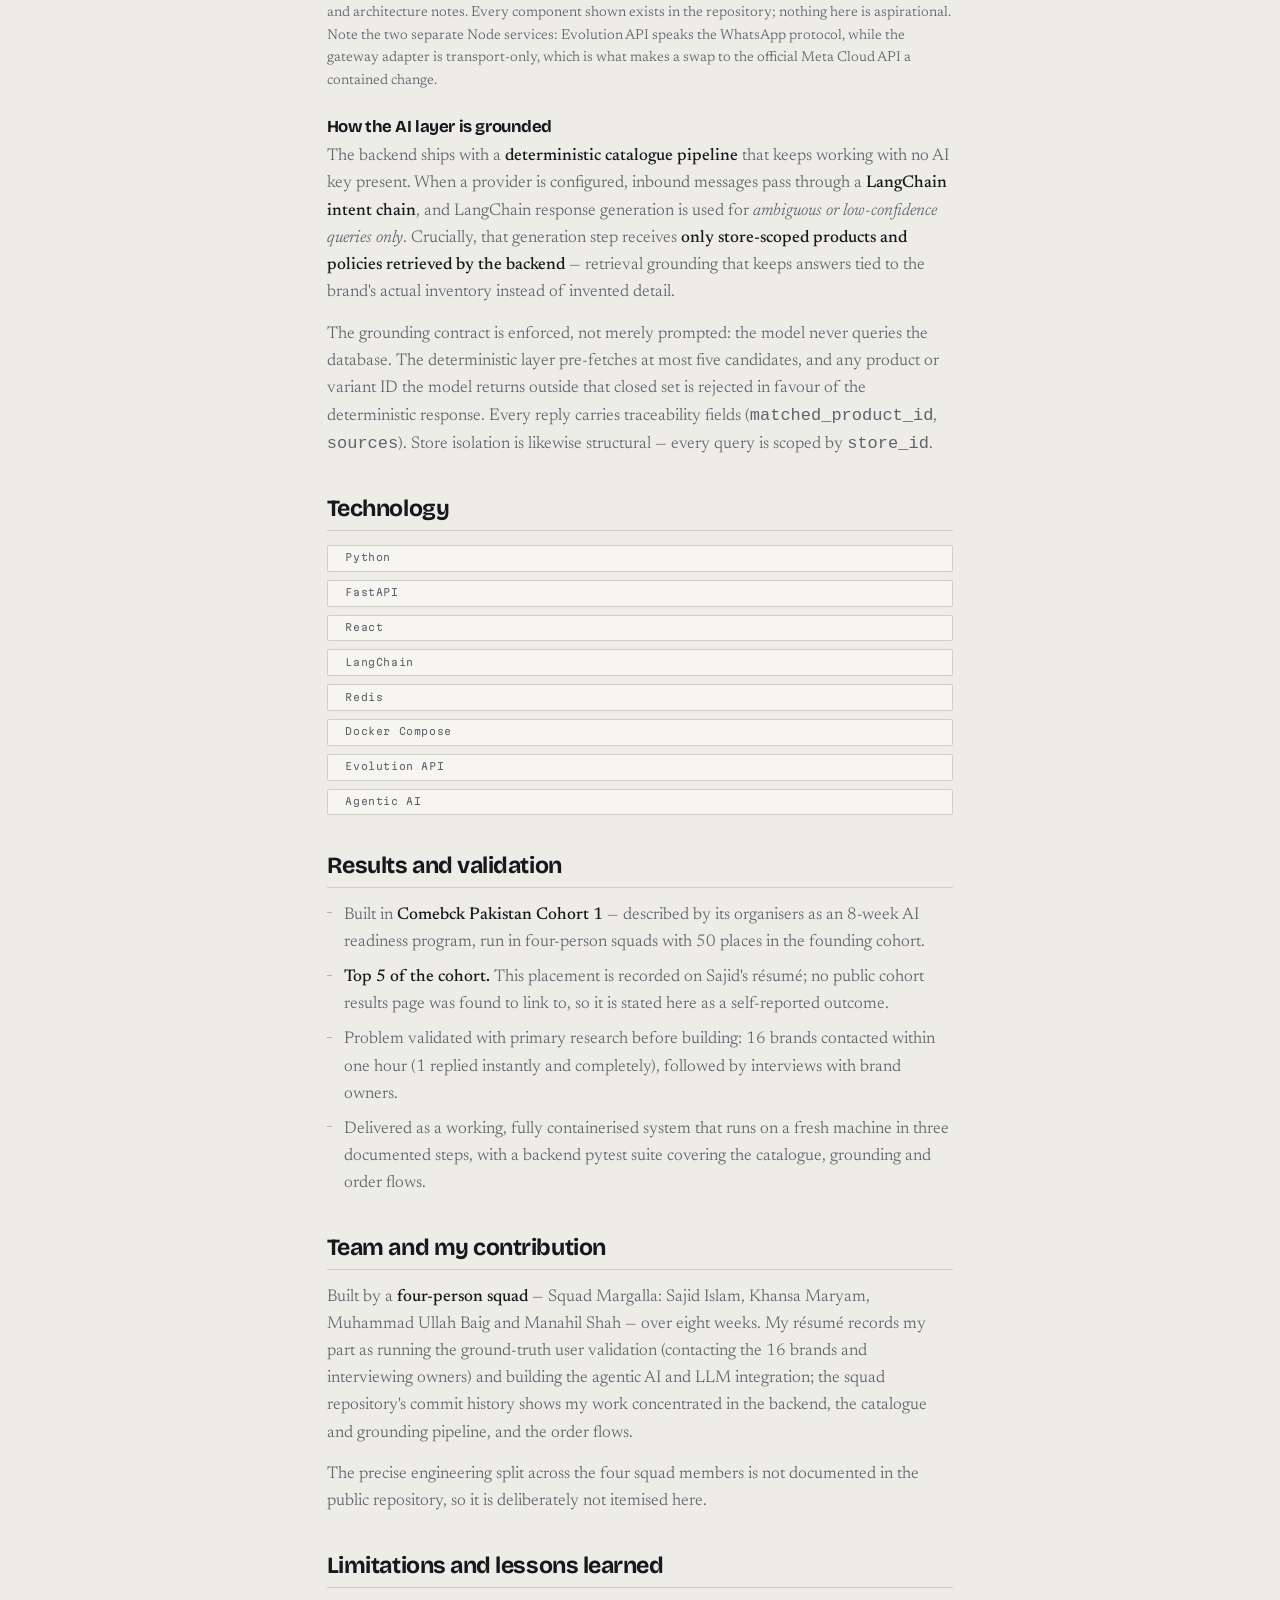
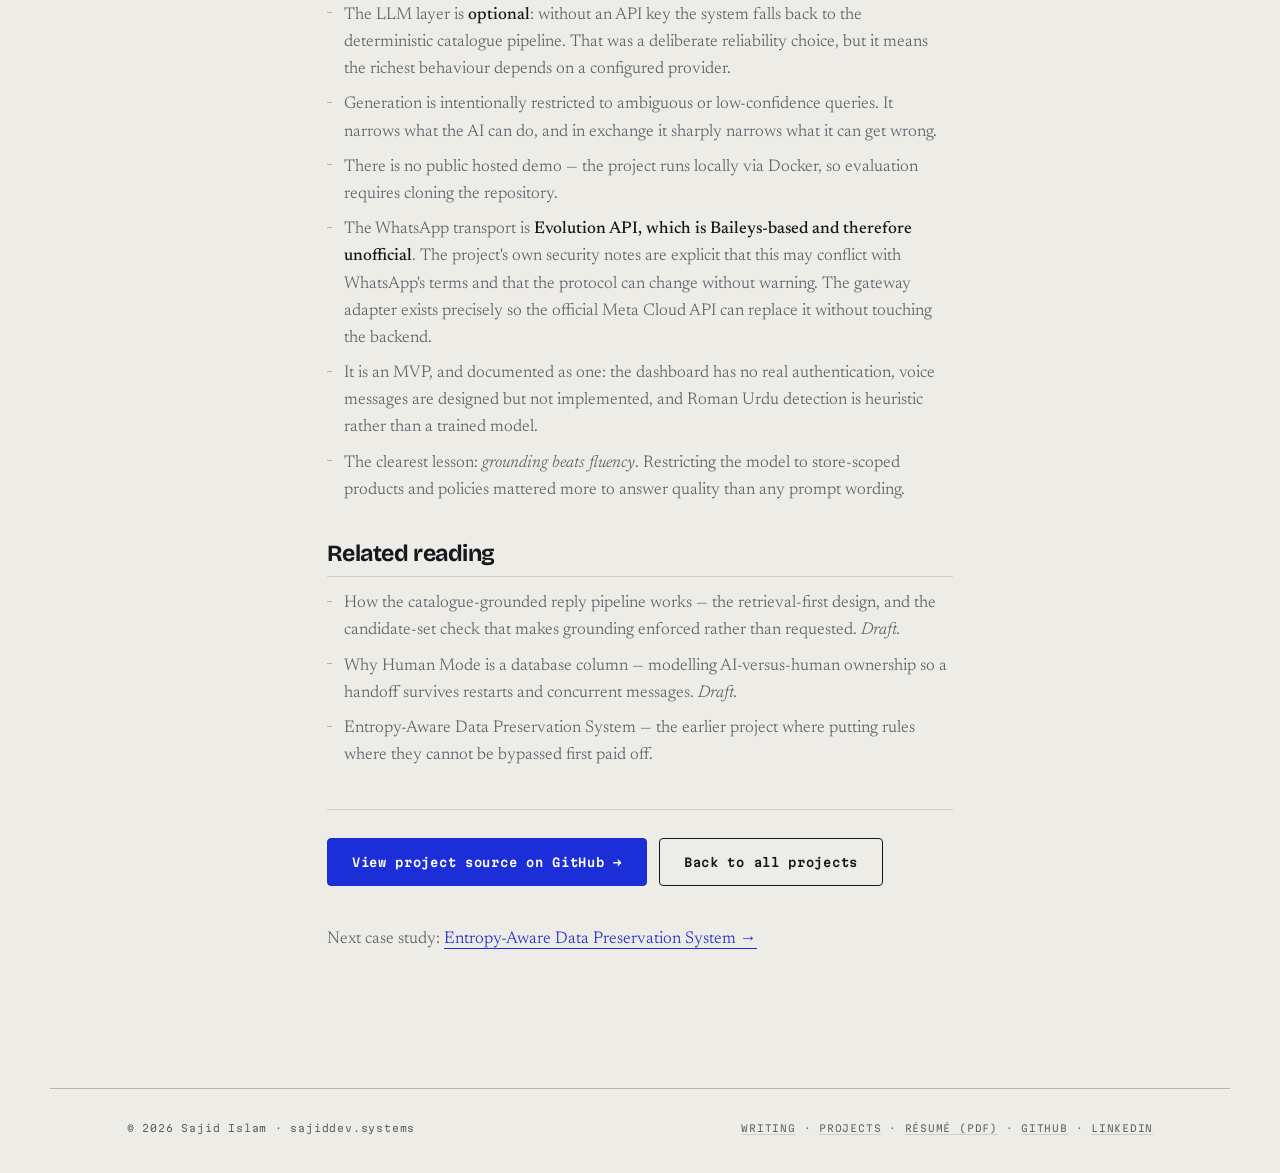
<file: projects/whatsapp-commerce-copilot/index.html>
<!DOCTYPE html>
<html lang="en">
<head>
  <meta charset="UTF-8" />
  <meta name="viewport" content="width=device-width, initial-scale=1.0" />

  <title>WhatsApp Commerce Copilot — Agentic AI Case Study</title>
  <meta name="description" content="Case study: an agentic AI copilot answering clothing-brand customers on WhatsApp with catalogue-grounded replies. React, FastAPI, LangChain, Evolution API and Docker." />
  <meta name="author" content="Sajid Islam" />
  <meta name="theme-color" content="#EDECE7" />
  <meta name="robots" content="index, follow, max-image-preview:large, max-snippet:-1" />
  <link rel="canonical" href="https://sajiddev.systems/projects/whatsapp-commerce-copilot/" />

  <meta property="og:type" content="article" />
  <meta property="og:site_name" content="Sajid Islam" />
  <meta property="og:url" content="https://sajiddev.systems/projects/whatsapp-commerce-copilot/" />
  <meta property="og:locale" content="en_US" />
  <meta property="og:title" content="WhatsApp Commerce Copilot — Agentic AI Case Study" />
  <meta property="og:description" content="An agentic AI copilot answering clothing-brand customers on WhatsApp with catalogue-grounded replies. Built by a four-person squad in Comebck Pakistan Cohort 1." />
  <meta property="og:image" content="https://sajiddev.systems/assets/images/og-whatsapp-commerce-copilot.png" />
  <meta property="og:image:type" content="image/png" />
  <meta property="og:image:width" content="1200" />
  <meta property="og:image:height" content="630" />
  <meta property="og:image:alt" content="Case-study card on pale grey drafting paper: the title WhatsApp Commerce Copilot in heavy black type above a row of five linked boxes reading Customer, Gateway, FastAPI, Catalogue (in blue) and Grounded reply. Signed Sajid Islam, sajiddev.systems." />
  <meta name="twitter:card" content="summary_large_image" />
  <meta name="twitter:title" content="WhatsApp Commerce Copilot — Agentic AI Case Study" />
  <meta name="twitter:description" content="An agentic AI copilot answering clothing-brand customers on WhatsApp with catalogue-grounded replies, built by a four-person squad." />
  <meta name="twitter:image" content="https://sajiddev.systems/assets/images/og-whatsapp-commerce-copilot.png" />
  <meta name="twitter:image:alt" content="Case-study card on pale grey drafting paper: the title WhatsApp Commerce Copilot in heavy black type above a row of five linked boxes reading Customer, Gateway, FastAPI, Catalogue (in blue) and Grounded reply. Signed Sajid Islam, sajiddev.systems." />

  <link rel="icon" href="/assets/icons/favicon.svg" type="image/svg+xml" />
  <link rel="apple-touch-icon" href="/assets/icons/apple-touch-icon.png" />

  <script type="application/ld+json">
  {
    "@context": "https://schema.org",
    "@graph": [
      {
        "@type": "BreadcrumbList",
        "@id": "https://sajiddev.systems/projects/whatsapp-commerce-copilot/#breadcrumb",
        "itemListElement": [
          { "@type": "ListItem", "position": 1, "name": "Home", "item": "https://sajiddev.systems/" },
          { "@type": "ListItem", "position": 2, "name": "Projects", "item": "https://sajiddev.systems/#projects" },
          { "@type": "ListItem", "position": 3, "name": "WhatsApp Commerce Copilot" }
        ]
      },
      {
        "@type": "SoftwareSourceCode",
        "@id": "https://sajiddev.systems/#project-whatsapp-commerce-copilot",
        "name": "WhatsApp Commerce Copilot",
        "headline": "WhatsApp Commerce Copilot — Agentic AI Case Study",
        "description": "An AI-powered WhatsApp commerce platform: a React/Vite dashboard, a Python/FastAPI backend, a Node.js gateway adapter and a self-hosted Evolution API WhatsApp engine, over PostgreSQL and Redis. AI auto-replies answer catalogue questions from store-scoped products retrieved by the backend, with a one-click Human Mode handoff to a person and live stock management. Built by a four-person squad in Comebck Pakistan Cohort 1.",
        "url": "https://sajiddev.systems/projects/whatsapp-commerce-copilot/",
        "mainEntityOfPage": { "@type": "WebPage", "@id": "https://sajiddev.systems/projects/whatsapp-commerce-copilot/" },
        "codeRepository": "https://github.com/Comebck-Pakistan/cohort-1-squad-margalla/tree/main/whatsapp-commerce-copilot",
        "programmingLanguage": ["Python", "JavaScript"],
        "runtimePlatform": "Docker",
        "keywords": "agentic AI, LLM integration, LangChain, retrieval grounding, React, FastAPI, Redis, Docker, WhatsApp",
        "inLanguage": "en",
        "dateCreated": "2026-07-29",
        "author": { "@id": "https://sajiddev.systems/#person" },
        "isPartOf": { "@id": "https://sajiddev.systems/#website" }
      },
      {
        "@type": "WebPage",
        "@id": "https://sajiddev.systems/projects/whatsapp-commerce-copilot/",
        "url": "https://sajiddev.systems/projects/whatsapp-commerce-copilot/",
        "name": "WhatsApp Commerce Copilot \u2014 Agentic AI Case Study",
        "inLanguage": "en",
        "datePublished": "2026-09-03",
        "dateModified": "2026-09-03",
        "isPartOf": { "@id": "https://sajiddev.systems/#website" },
        "breadcrumb": { "@id": "https://sajiddev.systems/projects/whatsapp-commerce-copilot/#breadcrumb" },
        "about": { "@id": "https://sajiddev.systems/#project-whatsapp-commerce-copilot" },
        "author": { "@id": "https://sajiddev.systems/#person" }
      },
      {
        "@type": "Person",
        "@id": "https://sajiddev.systems/#person",
        "name": "Sajid Islam",
        "url": "https://sajiddev.systems/"
      }
    ]
  }
  </script>

  <link rel="preconnect" href="https://fonts.googleapis.com" />
  <link rel="preconnect" href="https://fonts.gstatic.com" crossorigin />
  <link href="https://fonts.googleapis.com/css2?family=Bricolage+Grotesque:opsz,wght@12..96,500..800&family=Newsreader:ital,opsz,wght@0,6..72,300..600;1,6..72,300&family=Martian+Mono:wght@400;600&display=swap" rel="stylesheet" />
  <link rel="stylesheet" href="/css/style.css" />
</head>
<body>

  <header class="nav scrolled" id="nav">
    <a href="/" class="nav__brand"><span class="nav__brand-dot"></span> SYNAPSE</a>
    <nav class="nav__links" aria-label="Primary">
      <a href="/#about">Origin</a>
      <a href="/#skills">Ecosystem</a>
      <a href="/#projects">Memory</a>
      <a href="/writing/">Writing</a>
      <a href="/#contact" class="nav__cta">Open Channel</a>
    </nav>
  </header>

  <main id="main" class="case">

    <nav class="breadcrumb" aria-label="Breadcrumb">
      <ol>
        <li><a href="/">Home</a></li>
        <li><a href="/#projects">Projects</a></li>
        <li aria-current="page">WhatsApp Commerce Copilot</li>
      </ol>
    </nav>

    <span class="case__tag">Agentic AI · Comebck Pakistan Cohort 1</span>
    <h1>WhatsApp Commerce Copilot</h1>

    <p class="case__meta">
      <span>Case study published <time datetime="2026-09-03">3 September 2026</time></span>
      <span>Project built <time datetime="2026-07-29">29 July</time>–<time datetime="2026-08-21">21 August 2026</time></span>
    </p>

    <p class="case__answer">WhatsApp Commerce Copilot is an AI-powered commerce platform that lets a
      clothing brand run its store over WhatsApp. Customer questions are answered automatically from
      the store's own catalogue, a shop owner can take over the conversation in one click, and stock
      is edited live from a React dashboard. It was built by a four-person squad in Comebck Pakistan
      Cohort 1, an 8-week AI readiness program, and is recorded on Sajid Islam's résumé as a Top 5
      project of that cohort.</p>

    <section>
      <h2>Problem</h2>
      <p>Pakistani clothing brands sell through Instagram and WhatsApp DMs, and lose orders in two
        places: questions that go unanswered while the owner is asleep or busy, and Cash-on-Delivery
        orders that were never properly confirmed.</p>
      <p>Before writing code, the squad validated the problem on the ground — messaging
        <strong>16 Pakistani clothing brands as real customers within one hour</strong> to measure how
        many DMs went unanswered. <strong>Only 1 of the 16 replied instantly and completely.</strong>
        The squad then interviewed brand owners to shape the product.</p>
      <p class="case__note"><strong>On the 30–35% figure.</strong> The squad's problem statement
        estimated that 30–35% of Cash-on-Delivery orders come back undelivered because customers were
        never confirmed before dispatch. That range is the squad's own working assumption from
        customer-discovery conversations — it is recorded in the
        <a href="https://github.com/Comebck-Pakistan/cohort-1-squad-margalla#the-painful-problem" target="_blank" rel="noopener">squad
        repository</a> without a source, and no authoritative published statistic was found to support
        that specific range. Treat it as a project assumption, not a measured industry rate.</p>
    </section>

    <section>
      <h2>Solution</h2>
      <p>An agentic copilot that sits on the brand's WhatsApp number and answers customers from the
        store's real catalogue rather than from open-ended model knowledge.</p>
      <ul>
        <li><strong>AI auto-replies</strong> — answers customers browsing the catalogue automatically.</li>
        <li><strong>Human Mode</strong> — a one-click toggle that disables the AI so the owner can reply personally.</li>
        <li><strong>Stock management</strong> — product stock is tracked and edited from the dashboard.</li>
        <li><strong>Live syncing</strong> — conversations and stock updates propagate in real time.</li>
      </ul>
      <p>The copilot reads customer questions in <strong>English, Roman Urdu and Urdu script</strong>
        — language detection is a purpose-built keyword heuristic, because <code>langdetect</code> does
        not handle Roman Urdu — and answers on sizing, delivery and COD confirmation. The shipped
        transport is <strong>WhatsApp only</strong>; Instagram was part of the original product vision
        but no Instagram integration exists in the codebase.</p>
    </section>

    <section>
      <h2>Architecture</h2>
      <p>The whole backend runs from a single <code>docker compose up</code>: database, Redis, the
        Evolution API WhatsApp gateway and the Python backend all come up together. The dashboard is a
        separate React app.</p>
      <dl>
        <dt>Dashboard</dt><dd>React / Vite app on port 5173 — conversations, stock, and the Human Mode toggle.</dd>
        <dt>Backend</dt><dd>Python / FastAPI service on port 8000 — all business logic, catalogue retrieval and AI orchestration.</dd>
        <dt>Gateway adapter</dt><dd>A separate Node.js / Express service on port 3001 that normalises Evolution API webhooks and posts them to the backend over an internal token-authenticated route. It is transport-only, which is what makes a later swap to the official Meta Cloud API a contained change.</dd>
        <dt>WhatsApp protocol engine</dt><dd>Self-hosted Evolution API on port 8080; the brand's number is linked by scanning a QR code from the dashboard.</dd>
        <dt>Data stores</dt><dd>PostgreSQL as the primary store (12 tables, SQLite for tests); Redis as the cache Evolution API requires.</dd>
        <dt>Infrastructure</dt><dd>Docker Compose orchestrating PostgreSQL, Redis, Evolution API, the backend and the gateway.</dd>
      </dl>
      <figure class="diagram-fig">
      <svg xmlns="http://www.w3.org/2000/svg" viewBox="0 0 520 989" width="520" height="989" role="img" aria-labelledby="wa-arch-t wa-arch-d" class="diagram">
        <title id="wa-arch-t">Request path of the WhatsApp Commerce Copilot</title>
        <desc id="wa-arch-d">A vertical flow diagram. A customer's WhatsApp message reaches the self-hosted Evolution API protocol engine on port 8080, which posts a webhook to a Node.js Express gateway adapter on port 3001. The adapter normalises the payload and forwards it to the Python FastAPI backend on port 8000 using an internal token, where the message is normalised and its language, intent and entities are detected. The backend queries PostgreSQL for catalogue products and store policies, every query scoped by store id. At most five retrieved candidates are passed to an optional LangChain chain, used only for ambiguous or low-confidence queries; any product id it returns outside that candidate set is rejected. The grounded reply, carrying a matched product id and sources, is sent back to the customer. Separately, a React and Vite dashboard on port 5173 lets the shop owner toggle Human Mode, which disables the AI so they can reply personally. Redis on port 6379 backs Evolution API, and all six services run under Docker Compose.</desc>
        <rect x="60" y="4" width="400" height="62" rx="3" fill="#F6F5F1" stroke="#B4B3AA" stroke-width="1"/>
        <text x="78" y="31" font-family="'Martian Mono', ui-monospace, SFMono-Regular, Menlo, monospace" font-size="13" font-weight="600" letter-spacing="0.06em" fill="#16181C">WhatsApp customer</text>
        <text x="78" y="51" font-family="'Martian Mono', ui-monospace, SFMono-Regular, Menlo, monospace" font-size="11" letter-spacing="0.04em" fill="#5E626B">English, Roman Urdu or Urdu script</text>
        <line x1="260" y1="66" x2="260" y2="93" stroke="#B4B3AA" stroke-width="1"/>
        <path d="M255.5 93 L264.5 93 L260 100 Z" fill="#B4B3AA"/>
        <rect x="60" y="100" width="400" height="62" rx="3" fill="#F6F5F1" stroke="#B4B3AA" stroke-width="1"/>
        <text x="78" y="127" font-family="'Martian Mono', ui-monospace, SFMono-Regular, Menlo, monospace" font-size="13" font-weight="600" letter-spacing="0.06em" fill="#16181C">Evolution API</text>
        <text x="78" y="147" font-family="'Martian Mono', ui-monospace, SFMono-Regular, Menlo, monospace" font-size="11" letter-spacing="0.04em" fill="#5E626B">self-hosted protocol engine (Baileys)</text>
        <text x="442" y="127" text-anchor="end" font-family="'Martian Mono', ui-monospace, SFMono-Regular, Menlo, monospace" font-size="10.5" letter-spacing="0.06em" fill="#5E626B">:8080</text>
        <line x1="260" y1="162" x2="260" y2="189" stroke="#B4B3AA" stroke-width="1"/>
        <path d="M255.5 189 L264.5 189 L260 196 Z" fill="#B4B3AA"/>
        <text x="272" y="182.0" font-family="'Martian Mono', ui-monospace, SFMono-Regular, Menlo, monospace" font-size="10" letter-spacing="0.06em" fill="#5E626B">webhook</text>
        <rect x="60" y="196" width="400" height="62" rx="3" fill="#F6F5F1" stroke="#B4B3AA" stroke-width="1"/>
        <text x="78" y="223" font-family="'Martian Mono', ui-monospace, SFMono-Regular, Menlo, monospace" font-size="13" font-weight="600" letter-spacing="0.06em" fill="#16181C">Gateway adapter</text>
        <text x="78" y="243" font-family="'Martian Mono', ui-monospace, SFMono-Regular, Menlo, monospace" font-size="11" letter-spacing="0.04em" fill="#5E626B">Node.js / Express — normalises payload</text>
        <text x="442" y="223" text-anchor="end" font-family="'Martian Mono', ui-monospace, SFMono-Regular, Menlo, monospace" font-size="10.5" letter-spacing="0.06em" fill="#5E626B">:3001</text>
        <line x1="260" y1="258" x2="260" y2="285" stroke="#B4B3AA" stroke-width="1"/>
        <path d="M255.5 285 L264.5 285 L260 292 Z" fill="#B4B3AA"/>
        <text x="272" y="278.0" font-family="'Martian Mono', ui-monospace, SFMono-Regular, Menlo, monospace" font-size="10" letter-spacing="0.06em" fill="#5E626B">X-Internal-Token</text>
        <rect x="60" y="292" width="400" height="62" rx="3" fill="#F6F5F1" stroke="#B4B3AA" stroke-width="1"/>
        <text x="78" y="319" font-family="'Martian Mono', ui-monospace, SFMono-Regular, Menlo, monospace" font-size="13" font-weight="600" letter-spacing="0.06em" fill="#16181C">FastAPI backend</text>
        <text x="78" y="339" font-family="'Martian Mono', ui-monospace, SFMono-Regular, Menlo, monospace" font-size="11" letter-spacing="0.04em" fill="#5E626B">normalise · language · intent · entities</text>
        <text x="442" y="319" text-anchor="end" font-family="'Martian Mono', ui-monospace, SFMono-Regular, Menlo, monospace" font-size="10.5" letter-spacing="0.06em" fill="#5E626B">:8000</text>
        <line x1="260" y1="354" x2="260" y2="381" stroke="#B4B3AA" stroke-width="1"/>
        <path d="M255.5 381 L264.5 381 L260 388 Z" fill="#B4B3AA"/>
        <text x="272" y="374.0" font-family="'Martian Mono', ui-monospace, SFMono-Regular, Menlo, monospace" font-size="10" letter-spacing="0.06em" fill="#5E626B">store-scoped query</text>
        <rect x="60" y="388" width="400" height="62" rx="3" fill="#F6F5F1" stroke="#B4B3AA" stroke-width="1"/>
        <text x="78" y="415" font-family="'Martian Mono', ui-monospace, SFMono-Regular, Menlo, monospace" font-size="13" font-weight="600" letter-spacing="0.06em" fill="#16181C">Catalogue + policy retrieval</text>
        <text x="78" y="435" font-family="'Martian Mono', ui-monospace, SFMono-Regular, Menlo, monospace" font-size="11" letter-spacing="0.04em" fill="#5E626B">PostgreSQL · scoped by store_id</text>
        <text x="442" y="415" text-anchor="end" font-family="'Martian Mono', ui-monospace, SFMono-Regular, Menlo, monospace" font-size="10.5" letter-spacing="0.06em" fill="#5E626B">:5432</text>
        <line x1="260" y1="450" x2="260" y2="477" stroke="#B4B3AA" stroke-width="1"/>
        <path d="M255.5 477 L264.5 477 L260 484 Z" fill="#B4B3AA"/>
        <text x="272" y="470.0" font-family="'Martian Mono', ui-monospace, SFMono-Regular, Menlo, monospace" font-size="10" letter-spacing="0.06em" fill="#5E626B">≤ 5 candidates</text>
        <rect x="60" y="484" width="400" height="62" rx="3" fill="#F6F5F1" stroke="#1B2ED8" stroke-width="1"/>
        <text x="78" y="511" font-family="'Martian Mono', ui-monospace, SFMono-Regular, Menlo, monospace" font-size="13" font-weight="600" letter-spacing="0.06em" fill="#1B2ED8">LangChain (optional)</text>
        <text x="78" y="531" font-family="'Martian Mono', ui-monospace, SFMono-Regular, Menlo, monospace" font-size="11" letter-spacing="0.04em" fill="#5E626B">low-confidence queries only</text>
        <line x1="260" y1="546" x2="260" y2="583" stroke="#B4B3AA" stroke-width="1"/>
        <path d="M255.5 583 L264.5 583 L260 590 Z" fill="#B4B3AA"/>
        <text x="272" y="571.0" font-family="'Martian Mono', ui-monospace, SFMono-Regular, Menlo, monospace" font-size="10" letter-spacing="0.06em" fill="#5E626B">non-candidate IDs rejected</text>
        <rect x="60" y="590" width="400" height="62" rx="3" fill="#F6F5F1" stroke="#1B2ED8" stroke-width="1"/>
        <text x="78" y="617" font-family="'Martian Mono', ui-monospace, SFMono-Regular, Menlo, monospace" font-size="13" font-weight="600" letter-spacing="0.06em" fill="#1B2ED8">Grounded reply</text>
        <text x="78" y="637" font-family="'Martian Mono', ui-monospace, SFMono-Regular, Menlo, monospace" font-size="11" letter-spacing="0.04em" fill="#5E626B">carries matched_product_id + sources</text>
        <line x1="260" y1="652" x2="260" y2="679" stroke="#B4B3AA" stroke-width="1"/>
        <path d="M255.5 679 L264.5 679 L260 686 Z" fill="#B4B3AA"/>
        <text x="272" y="672.0" font-family="'Martian Mono', ui-monospace, SFMono-Regular, Menlo, monospace" font-size="10" letter-spacing="0.06em" fill="#5E626B">sendText</text>
        <rect x="60" y="686" width="400" height="44" rx="3" fill="#F6F5F1" stroke="#B4B3AA" stroke-width="1"/>
        <text x="78" y="713" font-family="'Martian Mono', ui-monospace, SFMono-Regular, Menlo, monospace" font-size="13" font-weight="600" letter-spacing="0.06em" fill="#16181C">Customer receives the reply</text>
        <line x1="60" y1="760" x2="460" y2="760" stroke="#CFCEC7" stroke-width="1" stroke-dasharray="3 3"/>
        <rect x="60" y="786" width="400" height="62" rx="3" fill="#F6F5F1" stroke="#B4B3AA" stroke-width="1"/>
        <text x="78" y="813" font-family="'Martian Mono', ui-monospace, SFMono-Regular, Menlo, monospace" font-size="13" font-weight="600" letter-spacing="0.06em" fill="#16181C">React / Vite dashboard</text>
        <text x="78" y="833" font-family="'Martian Mono', ui-monospace, SFMono-Regular, Menlo, monospace" font-size="11" letter-spacing="0.04em" fill="#5E626B">conversations, stock, Human Mode</text>
        <text x="442" y="813" text-anchor="end" font-family="'Martian Mono', ui-monospace, SFMono-Regular, Menlo, monospace" font-size="10.5" letter-spacing="0.06em" fill="#5E626B">:5173</text>
        <line x1="260" y1="848" x2="260" y2="875" stroke="#B4B3AA" stroke-width="1"/>
        <path d="M255.5 875 L264.5 875 L260 882 Z" fill="#B4B3AA"/>
        <text x="272" y="868.0" font-family="'Martian Mono', ui-monospace, SFMono-Regular, Menlo, monospace" font-size="10" letter-spacing="0.06em" fill="#5E626B">one click</text>
        <rect x="60" y="882" width="400" height="62" rx="3" fill="#F6F5F1" stroke="#1B2ED8" stroke-width="1"/>
        <text x="78" y="909" font-family="'Martian Mono', ui-monospace, SFMono-Regular, Menlo, monospace" font-size="13" font-weight="600" letter-spacing="0.06em" fill="#1B2ED8">Human Mode</text>
        <text x="78" y="929" font-family="'Martian Mono', ui-monospace, SFMono-Regular, Menlo, monospace" font-size="11" letter-spacing="0.04em" fill="#5E626B">AI off — the owner replies personally</text>
        <text x="60" y="960" font-family="'Martian Mono', ui-monospace, SFMono-Regular, Menlo, monospace" font-size="10" letter-spacing="0.05em" fill="#5E626B">Redis (:6379) backs Evolution API.</text>
        <text x="60" y="975" font-family="'Martian Mono', ui-monospace, SFMono-Regular, Menlo, monospace" font-size="10" letter-spacing="0.05em" fill="#5E626B">All six services run under Docker Compose.</text>
      </svg>
        <figcaption>Fig. 1 — the path a customer message actually takes, drawn from the project's
          <code>docker-compose.yml</code> and architecture notes. Every component shown exists in the
          repository; nothing here is aspirational. Note the two separate Node services: Evolution API
          speaks the WhatsApp protocol, while the gateway adapter is transport-only, which is what
          makes a swap to the official Meta Cloud API a contained change.</figcaption>
      </figure>

      <h3>How the AI layer is grounded</h3>
      <p>The backend ships with a <strong>deterministic catalogue pipeline</strong> that keeps working
        with no AI key present. When a provider is configured, inbound messages pass through a
        <strong>LangChain intent chain</strong>, and LangChain response generation is used for
        <em>ambiguous or low-confidence queries only</em>. Crucially, that generation step receives
        <strong>only store-scoped products and policies retrieved by the backend</strong> — retrieval
        grounding that keeps answers tied to the brand's actual inventory instead of invented detail.</p>
      <p>The grounding contract is enforced, not merely prompted: the model never queries the database.
        The deterministic layer pre-fetches at most five candidates, and any product or variant ID the
        model returns outside that closed set is rejected in favour of the deterministic response. Every
        reply carries traceability fields (<code>matched_product_id</code>, <code>sources</code>). Store
        isolation is likewise structural — every query is scoped by <code>store_id</code>.</p>
    </section>

    <section>
      <h2>Technology</h2>
      <ul class="stack-list">
        <li>Python</li><li>FastAPI</li><li>React</li><li>LangChain</li>
        <li>Redis</li><li>Docker Compose</li><li>Evolution API</li><li>Agentic AI</li>
      </ul>
    </section>

    <section>
      <h2>Results and validation</h2>
      <ul>
        <li>Built in <strong>Comebck Pakistan Cohort 1</strong> — described by its organisers as an
          8-week AI readiness program, run in four-person squads with 50 places in the founding cohort.</li>
        <li><strong>Top 5 of the cohort.</strong> This placement is recorded on
          <a href="/assets/resume/Sajid_Islam_Resume.pdf">Sajid's résumé</a>; no public cohort results
          page was found to link to, so it is stated here as a self-reported outcome.</li>
        <li>Problem validated with primary research before building: 16 brands contacted within one
          hour (1 replied instantly and completely), followed by interviews with brand owners.</li>
        <li>Delivered as a working, fully containerised system that runs on a fresh machine in three
          documented steps, with a backend pytest suite covering the catalogue, grounding and order flows.</li>
      </ul>
    </section>

    <section>
      <h2>Team and my contribution</h2>
      <p>Built by a <strong>four-person squad</strong> — Squad Margalla: Sajid Islam, Khansa Maryam,
        Muhammad Ullah Baig and Manahil Shah — over eight weeks. My résumé records my part as running the
        ground-truth user validation (contacting the 16 brands and interviewing owners) and building the
        agentic AI and LLM integration; the squad repository's commit history shows my work concentrated
        in the backend, the catalogue and grounding pipeline, and the order flows.</p>
      <p>The precise engineering split across the four squad members is not documented in the public
        repository, so it is deliberately not itemised here.</p>
    </section>

    <section>
      <h2>Limitations and lessons learned</h2>
      <ul>
        <li>The LLM layer is <strong>optional</strong>: without an API key the system falls back to the
          deterministic catalogue pipeline. That was a deliberate reliability choice, but it means the
          richest behaviour depends on a configured provider.</li>
        <li>Generation is intentionally restricted to ambiguous or low-confidence queries. It narrows
          what the AI can do, and in exchange it sharply narrows what it can get wrong.</li>
        <li>There is no public hosted demo — the project runs locally via Docker, so evaluation
          requires cloning the repository.</li>
        <li>The WhatsApp transport is <strong>Evolution API, which is Baileys-based and therefore
          unofficial</strong>. The project's own security notes are explicit that this may conflict with
          WhatsApp's terms and that the protocol can change without warning. The gateway adapter exists
          precisely so the official Meta Cloud API can replace it without touching the backend.</li>
        <li>It is an MVP, and documented as one: the dashboard has no real authentication, voice
          messages are designed but not implemented, and Roman Urdu detection is heuristic rather
          than a trained model.</li>
        <li>The clearest lesson: <em>grounding beats fluency</em>. Restricting the model to
          store-scoped products and policies mattered more to answer quality than any prompt wording.</li>
      </ul>
    </section>

    <section>
      <h2>Related reading</h2>
      <ul>
        <li><a href="/writing/catalogue-grounded-ai-replies-whatsapp-commerce/">How the
          catalogue-grounded reply pipeline works</a> — the retrieval-first design, and the
          candidate-set check that makes grounding enforced rather than requested. <em>Draft.</em></li>
        <li><a href="/writing/reliable-human-handoff-for-ai-agents/">Why Human Mode is a database
          column</a> — modelling AI-versus-human ownership so a handoff survives restarts and
          concurrent messages. <em>Draft.</em></li>
        <li><a href="/projects/entropy-aware-data-preservation/">Entropy-Aware Data Preservation
          System</a> — the earlier project where putting rules where they cannot be bypassed first
          paid off.</li>
      </ul>
    </section>

    <div class="case__actions">
      <a class="btn btn--primary" href="https://github.com/Comebck-Pakistan/cohort-1-squad-margalla/tree/main/whatsapp-commerce-copilot" target="_blank" rel="noopener">View project source on GitHub →</a>
      <a class="btn btn--ghost" href="/#projects">Back to all projects</a>
    </div>

    <p class="case__next">Next case study:
      <a href="/projects/entropy-aware-data-preservation/">Entropy-Aware Data Preservation System →</a></p>

  </main>

  <footer class="footer">
    <p>© <span id="year">2026</span> Sajid Islam · <a href="/">sajiddev.systems</a></p>
    <p class="footer__meta"><a href="/writing/">Writing</a> · <a href="/#projects">Projects</a> ·
      <a href="/assets/resume/Sajid_Islam_Resume.pdf">Résumé (PDF)</a> ·
      <a href="https://github.com/Sajid0875" rel="me noopener">GitHub</a> ·
      <a href="https://www.linkedin.com/in/sajid-islam0875/" rel="me noopener">LinkedIn</a></p>
  </footer>

</body>
</html>
</file>
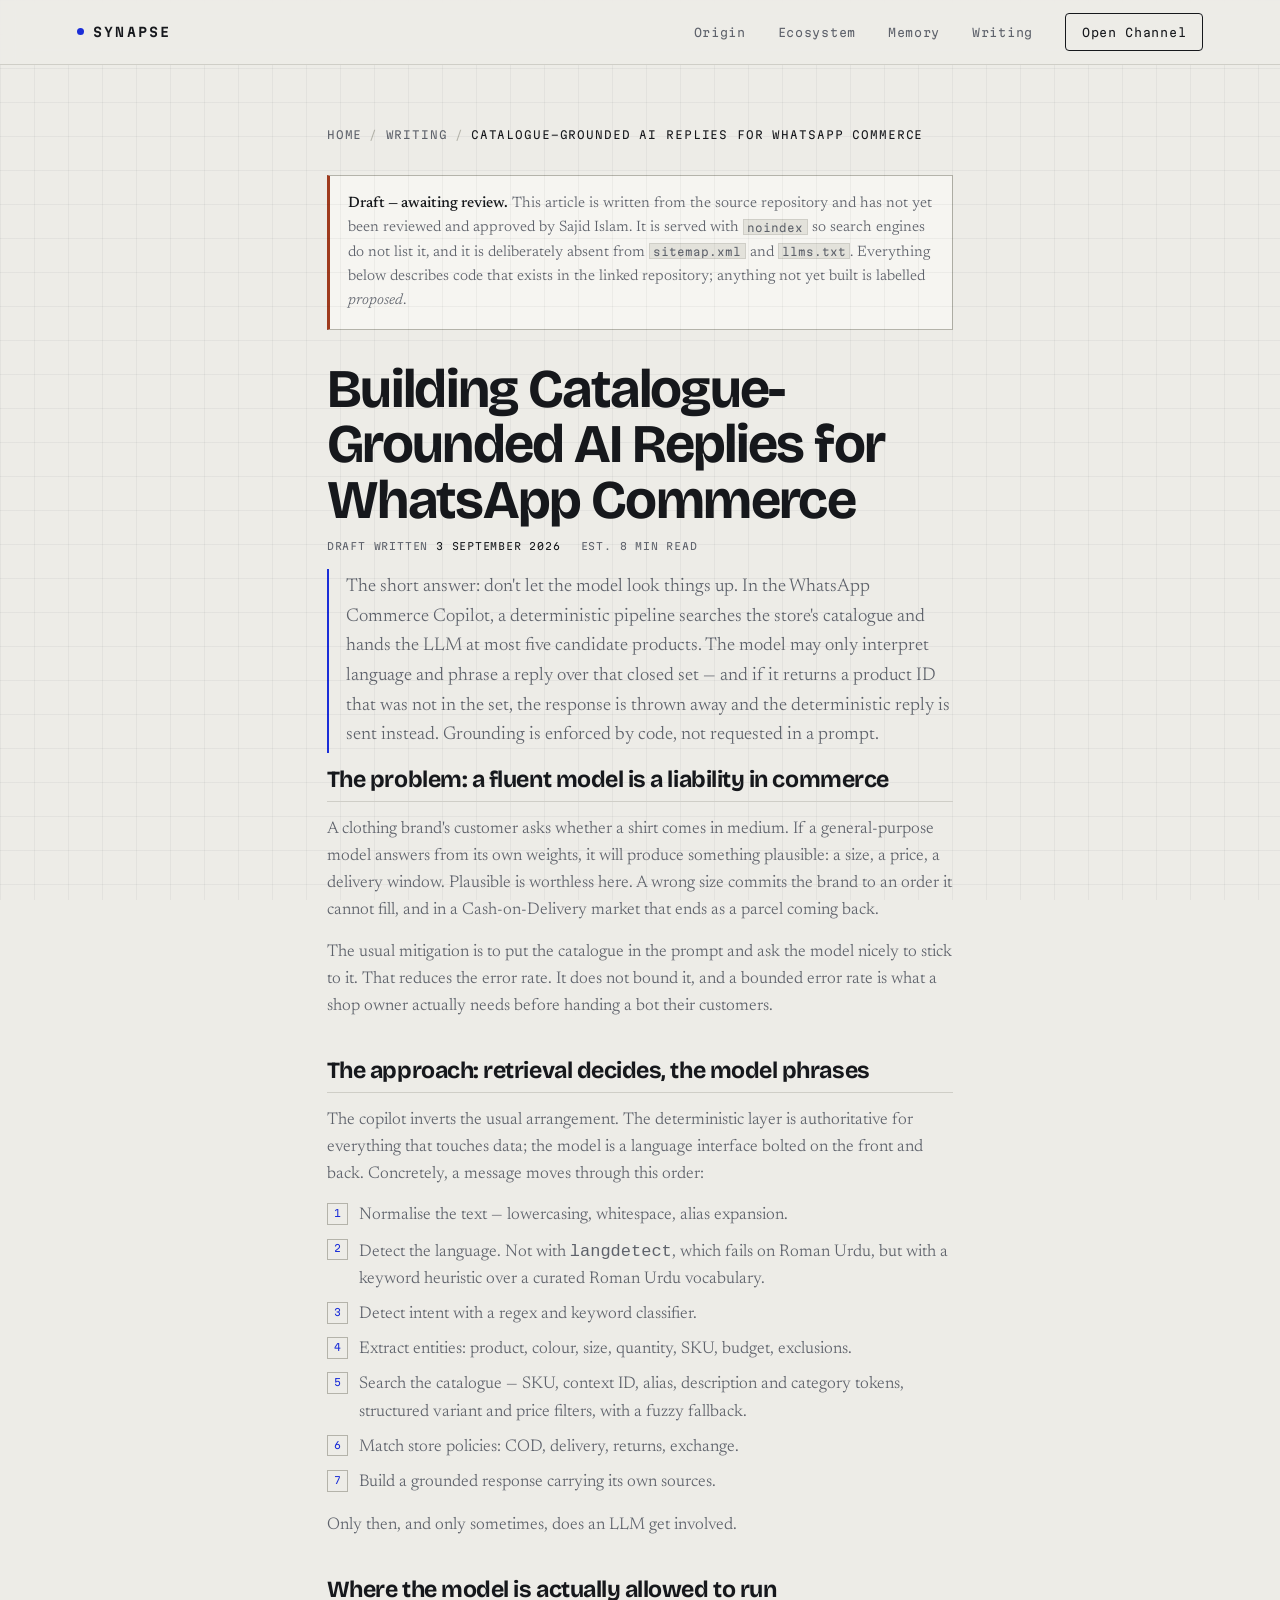
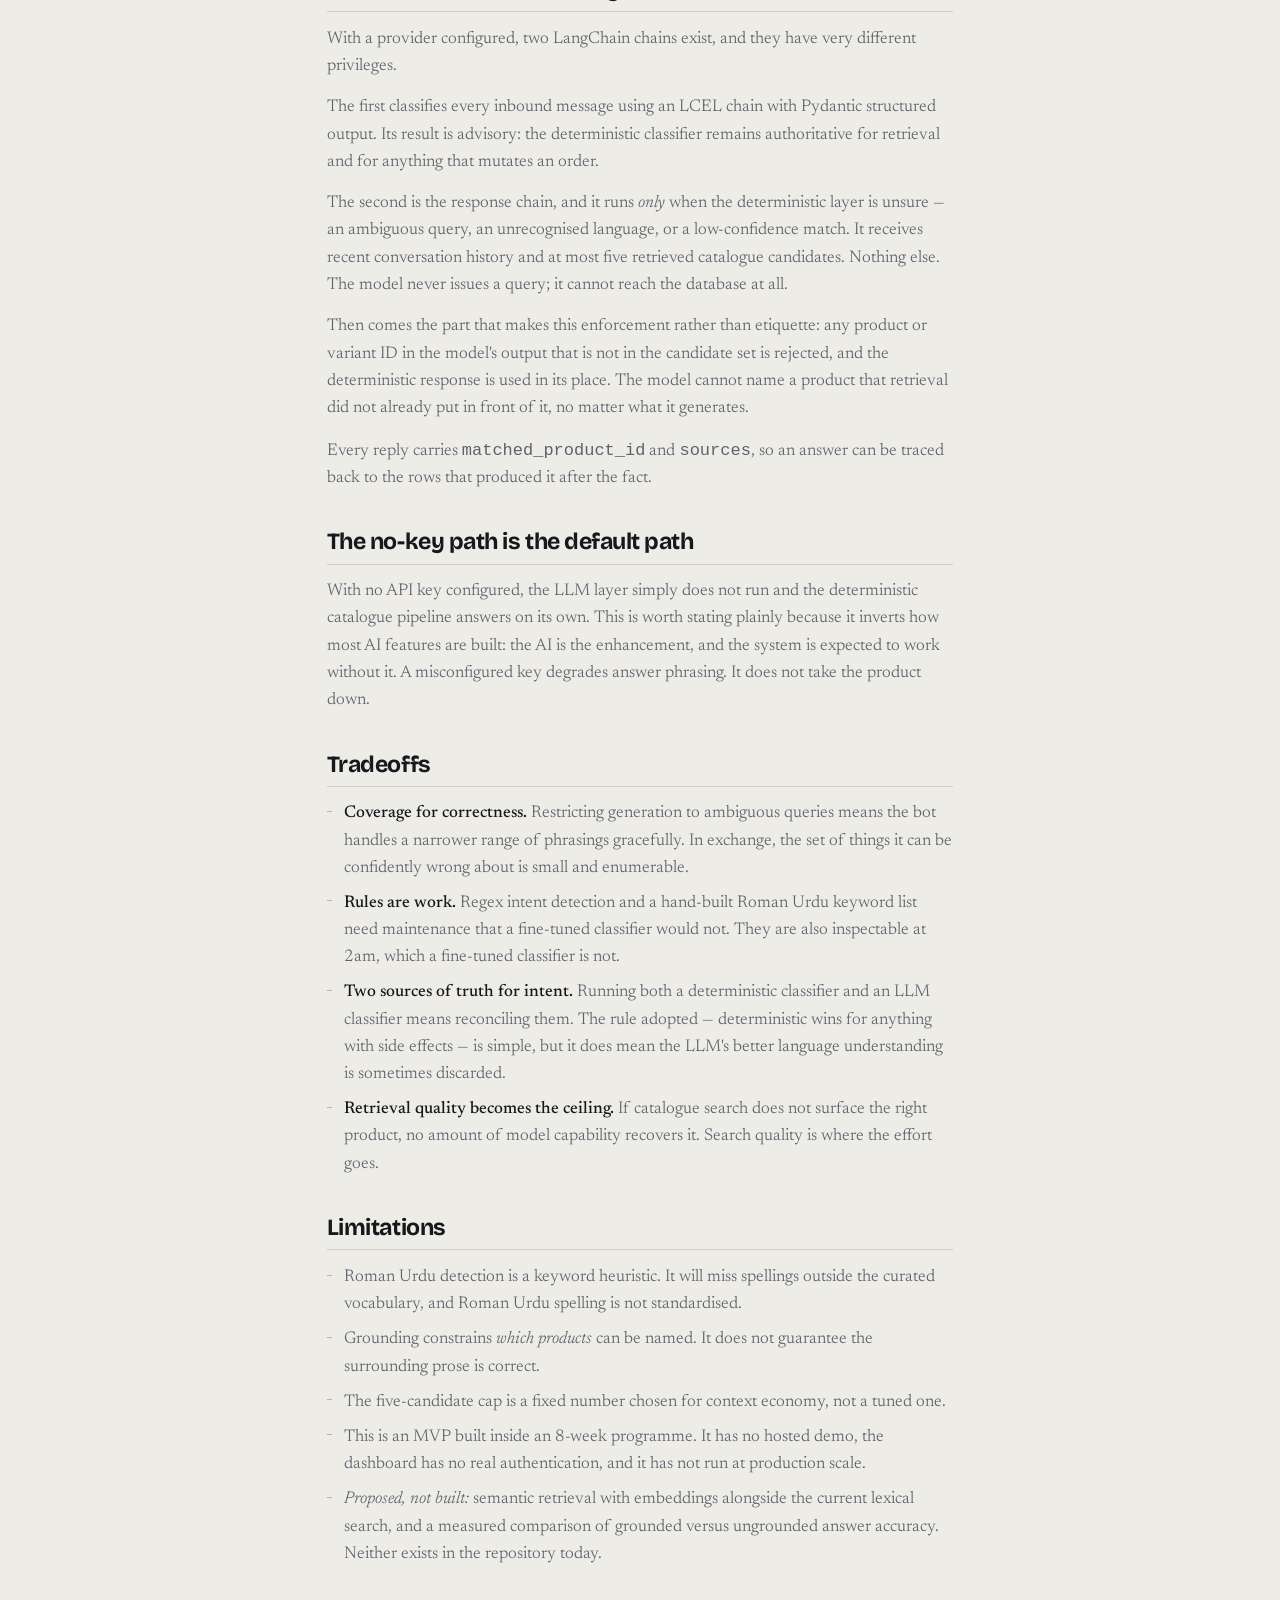
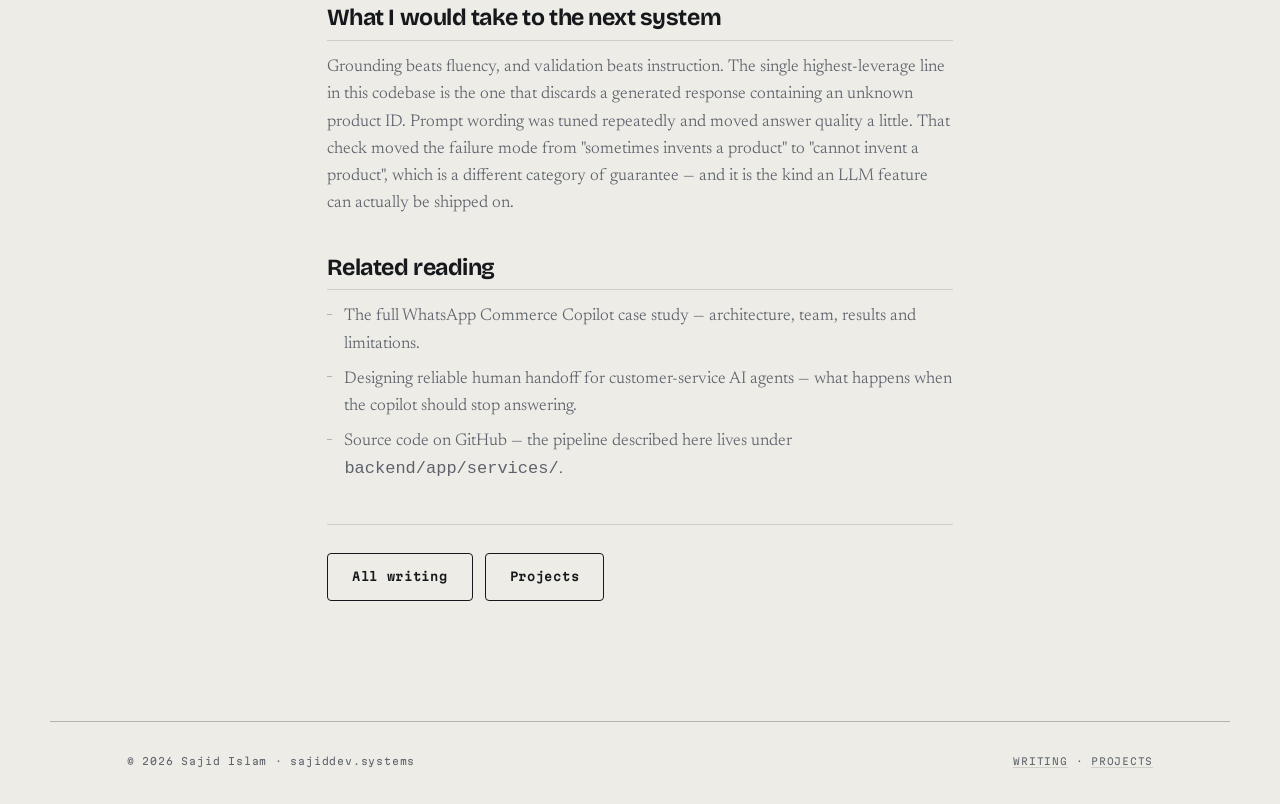
<file: writing/catalogue-grounded-ai-replies-whatsapp-commerce/index.html>
<!DOCTYPE html>
<html lang="en">
<head>
  <meta charset="UTF-8" />
  <meta name="viewport" content="width=device-width, initial-scale=1.0" />

  <title>Building Catalogue-Grounded AI Replies for WhatsApp Commerce</title>
  <meta name="description" content="How a WhatsApp commerce copilot keeps an LLM from inventing products: deterministic retrieval first, then generation restricted to a closed candidate set, with returned IDs validated." />
  <meta name="author" content="Sajid Islam" />
  <meta name="theme-color" content="#EDECE7" />
  <!-- DRAFT: not for indexing until Sajid has reviewed and approved the text.
       To publish: change this to "index, follow, max-image-preview:large, max-snippet:-1",
       add the canonical URL to sitemap.xml, and list it in llms.txt. -->
  <meta name="robots" content="noindex, follow" />
  <link rel="canonical" href="https://sajiddev.systems/writing/catalogue-grounded-ai-replies-whatsapp-commerce/" />

  <meta property="og:type" content="article" />
  <meta property="og:site_name" content="Sajid Islam" />
  <meta property="og:url" content="https://sajiddev.systems/writing/catalogue-grounded-ai-replies-whatsapp-commerce/" />
  <meta property="og:locale" content="en_US" />
  <meta property="og:title" content="Building Catalogue-Grounded AI Replies for WhatsApp Commerce" />
  <meta property="og:description" content="How a WhatsApp commerce copilot keeps an LLM from inventing products: deterministic retrieval first, then generation restricted to a closed candidate set, with returned IDs validated." />
  <meta property="og:image" content="https://sajiddev.systems/assets/images/og-whatsapp-commerce-copilot.png" />
  <meta property="og:image:type" content="image/png" />
  <meta property="og:image:width" content="1200" />
  <meta property="og:image:height" content="630" />
  <meta property="og:image:alt" content="Case-study card for the WhatsApp Commerce Copilot showing its request path from customer to grounded reply." />
  <meta name="twitter:card" content="summary_large_image" />
  <meta name="twitter:title" content="Building Catalogue-Grounded AI Replies for WhatsApp Commerce" />
  <meta name="twitter:description" content="How a WhatsApp commerce copilot keeps an LLM from inventing products: deterministic retrieval first, then generation restricted to a closed candidate set, with returned IDs validated." />
  <meta name="twitter:image" content="https://sajiddev.systems/assets/images/og-whatsapp-commerce-copilot.png" />
  <meta name="twitter:image:alt" content="Case-study card for the WhatsApp Commerce Copilot showing its request path from customer to grounded reply." />

  <link rel="icon" href="/assets/icons/favicon.svg" type="image/svg+xml" />
  <link rel="apple-touch-icon" href="/assets/icons/apple-touch-icon.png" />

  <script type="application/ld+json">
{
  "@context": "https://schema.org",
  "@graph": [
    {
      "@type": "BreadcrumbList",
      "@id": "https://sajiddev.systems/writing/catalogue-grounded-ai-replies-whatsapp-commerce/#breadcrumb",
      "itemListElement": [
        {
          "@type": "ListItem",
          "position": 1,
          "name": "Home",
          "item": "https://sajiddev.systems/"
        },
        {
          "@type": "ListItem",
          "position": 2,
          "name": "Writing",
          "item": "https://sajiddev.systems/writing/"
        },
        {
          "@type": "ListItem",
          "position": 3,
          "name": "Building Catalogue-Grounded AI Replies for WhatsApp Commerce"
        }
      ]
    },
    {
      "@type": "TechArticle",
      "@id": "https://sajiddev.systems/writing/catalogue-grounded-ai-replies-whatsapp-commerce/#article",
      "headline": "Building Catalogue-Grounded AI Replies for WhatsApp Commerce",
      "description": "How a WhatsApp commerce copilot keeps an LLM from inventing products: deterministic retrieval first, then generation restricted to a closed candidate set, with returned IDs validated.",
      "url": "https://sajiddev.systems/writing/catalogue-grounded-ai-replies-whatsapp-commerce/",
      "inLanguage": "en",
      "mainEntityOfPage": {
        "@type": "WebPage",
        "@id": "https://sajiddev.systems/writing/catalogue-grounded-ai-replies-whatsapp-commerce/"
      },
      "author": {
        "@id": "https://sajiddev.systems/#person"
      },
      "publisher": {
        "@id": "https://sajiddev.systems/#person"
      },
      "isPartOf": {
        "@id": "https://sajiddev.systems/#website"
      },
      "creativeWorkStatus": "Draft"
    },
    {
      "@type": "WebPage",
      "@id": "https://sajiddev.systems/writing/catalogue-grounded-ai-replies-whatsapp-commerce/",
      "url": "https://sajiddev.systems/writing/catalogue-grounded-ai-replies-whatsapp-commerce/",
      "name": "Building Catalogue-Grounded AI Replies for WhatsApp Commerce",
      "inLanguage": "en",
      "isPartOf": {
        "@id": "https://sajiddev.systems/#website"
      },
      "breadcrumb": {
        "@id": "https://sajiddev.systems/writing/catalogue-grounded-ai-replies-whatsapp-commerce/#breadcrumb"
      },
      "primaryImageOfPage": null
    },
    {
      "@type": "Person",
      "@id": "https://sajiddev.systems/#person",
      "name": "Sajid Islam",
      "url": "https://sajiddev.systems/"
    }
  ]
}
  </script>

  <link rel="preconnect" href="https://fonts.googleapis.com" />
  <link rel="preconnect" href="https://fonts.gstatic.com" crossorigin />
  <link href="https://fonts.googleapis.com/css2?family=Bricolage+Grotesque:opsz,wght@12..96,500..800&family=Newsreader:ital,opsz,wght@0,6..72,300..600;1,6..72,300&family=Martian+Mono:wght@400;600&display=swap" rel="stylesheet" />
  <link rel="stylesheet" href="/css/style.css" />
</head>
<body>

  <header class="nav scrolled" id="nav">
    <a href="/" class="nav__brand"><span class="nav__brand-dot"></span> SYNAPSE</a>
    <nav class="nav__links" aria-label="Primary">
      <a href="/#about">Origin</a>
      <a href="/#skills">Ecosystem</a>
      <a href="/#projects">Memory</a>
      <a href="/writing/">Writing</a>
      <a href="/#contact" class="nav__cta">Open Channel</a>
    </nav>
  </header>

  <main id="main" class="case">

    <nav class="breadcrumb" aria-label="Breadcrumb">
      <ol>
        <li><a href="/">Home</a></li>
        <li><a href="/writing/">Writing</a></li>
        <li aria-current="page">Catalogue-Grounded AI Replies for WhatsApp Commerce</li>
      </ol>
    </nav>

    <div class="draft-banner" role="note">
      <p><strong>Draft — awaiting review.</strong> This article is written from the source
      repository and has not yet been reviewed and approved by Sajid Islam. It is served with
      <code>noindex</code> so search engines do not list it, and it is deliberately absent from
      <code>sitemap.xml</code> and <code>llms.txt</code>. Everything below describes code that
      exists in the linked repository; anything not yet built is labelled
      <em>proposed</em>.</p>
    </div>

    <h1>Building Catalogue-Grounded AI Replies for WhatsApp Commerce</h1>

    <p class="case__meta"><span>Draft written <time datetime="2026-09-03">3 September 2026</time></span>
      <span>Est. 8 min read</span></p>

    <p class="case__answer">The short answer: don't let the model look things up. In the WhatsApp
      Commerce Copilot, a deterministic pipeline searches the store's catalogue and hands the LLM at
      most five candidate products. The model may only interpret language and phrase a reply over
      that closed set — and if it returns a product ID that was not in the set, the response is
      thrown away and the deterministic reply is sent instead. Grounding is enforced by code, not
      requested in a prompt.</p>

    <section>
      <h2>The problem: a fluent model is a liability in commerce</h2>
      <p>A clothing brand's customer asks whether a shirt comes in medium. If a general-purpose model
        answers from its own weights, it will produce something plausible: a size, a price, a delivery
        window. Plausible is worthless here. A wrong size commits the brand to an order it cannot
        fill, and in a Cash-on-Delivery market that ends as a parcel coming back.</p>
      <p>The usual mitigation is to put the catalogue in the prompt and ask the model nicely to stick
        to it. That reduces the error rate. It does not bound it, and a bounded error rate is what a
        shop owner actually needs before handing a bot their customers.</p>
    </section>

    <section>
      <h2>The approach: retrieval decides, the model phrases</h2>
      <p>The copilot inverts the usual arrangement. The deterministic layer is authoritative for
        everything that touches data; the model is a language interface bolted on the front and back.
        Concretely, a message moves through this order:</p>
      <ol class="steps">
        <li>Normalise the text — lowercasing, whitespace, alias expansion.</li>
        <li>Detect the language. Not with <code>langdetect</code>, which fails on Roman Urdu, but
          with a keyword heuristic over a curated Roman Urdu vocabulary.</li>
        <li>Detect intent with a regex and keyword classifier.</li>
        <li>Extract entities: product, colour, size, quantity, SKU, budget, exclusions.</li>
        <li>Search the catalogue — SKU, context ID, alias, description and category tokens,
          structured variant and price filters, with a fuzzy fallback.</li>
        <li>Match store policies: COD, delivery, returns, exchange.</li>
        <li>Build a grounded response carrying its own sources.</li>
      </ol>
      <p>Only then, and only sometimes, does an LLM get involved.</p>
    </section>

    <section>
      <h2>Where the model is actually allowed to run</h2>
      <p>With a provider configured, two LangChain chains exist, and they have very different
        privileges.</p>
      <p>The first classifies every inbound message using an LCEL chain with Pydantic structured
        output. Its result is advisory: the deterministic classifier remains authoritative for
        retrieval and for anything that mutates an order.</p>
      <p>The second is the response chain, and it runs <em>only</em> when the deterministic layer is
        unsure — an ambiguous query, an unrecognised language, or a low-confidence match. It receives
        recent conversation history and at most five retrieved catalogue candidates. Nothing else.
        The model never issues a query; it cannot reach the database at all.</p>
      <p>Then comes the part that makes this enforcement rather than etiquette: any product or variant
        ID in the model's output that is not in the candidate set is rejected, and the deterministic
        response is used in its place. The model cannot name a product that retrieval did not already
        put in front of it, no matter what it generates.</p>
      <p>Every reply carries <code>matched_product_id</code> and <code>sources</code>, so an answer can
        be traced back to the rows that produced it after the fact.</p>
    </section>

    <section>
      <h2>The no-key path is the default path</h2>
      <p>With no API key configured, the LLM layer simply does not run and the deterministic catalogue
        pipeline answers on its own. This is worth stating plainly because it inverts how most
        AI features are built: the AI is the enhancement, and the system is expected to work without
        it. A misconfigured key degrades answer phrasing. It does not take the product down.</p>
    </section>

    <section>
      <h2>Tradeoffs</h2>
      <ul>
        <li><strong>Coverage for correctness.</strong> Restricting generation to ambiguous queries
          means the bot handles a narrower range of phrasings gracefully. In exchange, the set of
          things it can be confidently wrong about is small and enumerable.</li>
        <li><strong>Rules are work.</strong> Regex intent detection and a hand-built Roman Urdu
          keyword list need maintenance that a fine-tuned classifier would not. They are also
          inspectable at 2am, which a fine-tuned classifier is not.</li>
        <li><strong>Two sources of truth for intent.</strong> Running both a deterministic classifier
          and an LLM classifier means reconciling them. The rule adopted — deterministic wins for
          anything with side effects — is simple, but it does mean the LLM's better language
          understanding is sometimes discarded.</li>
        <li><strong>Retrieval quality becomes the ceiling.</strong> If catalogue search does not
          surface the right product, no amount of model capability recovers it. Search quality is
          where the effort goes.</li>
      </ul>
    </section>

    <section>
      <h2>Limitations</h2>
      <ul>
        <li>Roman Urdu detection is a keyword heuristic. It will miss spellings outside the curated
          vocabulary, and Roman Urdu spelling is not standardised.</li>
        <li>Grounding constrains <em>which products</em> can be named. It does not guarantee the
          surrounding prose is correct.</li>
        <li>The five-candidate cap is a fixed number chosen for context economy, not a tuned one.</li>
        <li>This is an MVP built inside an 8-week programme. It has no hosted demo, the dashboard has
          no real authentication, and it has not run at production scale.</li>
        <li><em>Proposed, not built:</em> semantic retrieval with embeddings alongside the current
          lexical search, and a measured comparison of grounded versus ungrounded answer accuracy.
          Neither exists in the repository today.</li>
      </ul>
    </section>

    <section>
      <h2>What I would take to the next system</h2>
      <p>Grounding beats fluency, and validation beats instruction. The single highest-leverage line
        in this codebase is the one that discards a generated response containing an unknown product
        ID. Prompt wording was tuned repeatedly and moved answer quality a little. That check moved
        the failure mode from "sometimes invents a product" to "cannot invent a product", which is a
        different category of guarantee — and it is the kind an LLM feature can actually be shipped
        on.</p>
    </section>

    <section>
      <h2>Related reading</h2>
      <ul>
        <li><a href="/projects/whatsapp-commerce-copilot/">The full WhatsApp Commerce Copilot case
          study</a> — architecture, team, results and limitations.</li>
        <li><a href="/writing/reliable-human-handoff-for-ai-agents/">Designing reliable human handoff
          for customer-service AI agents</a> — what happens when the copilot should stop answering.</li>
        <li><a href="https://github.com/Comebck-Pakistan/cohort-1-squad-margalla/tree/main/whatsapp-commerce-copilot" target="_blank" rel="noopener">Source code on GitHub</a> — the
          pipeline described here lives under <code>backend/app/services/</code>.</li>
      </ul>
    </section>

    <div class="case__actions">
      <a class="btn btn--ghost" href="/writing/">All writing</a>
      <a class="btn btn--ghost" href="/#projects">Projects</a>
    </div>

  </main>

  <footer class="footer">
    <p>© <span id="year">2026</span> Sajid Islam · <a href="/">sajiddev.systems</a></p>
    <p class="footer__meta"><a href="/writing/">Writing</a> · <a href="/#projects">Projects</a></p>
  </footer>

</body>
</html>
</file>
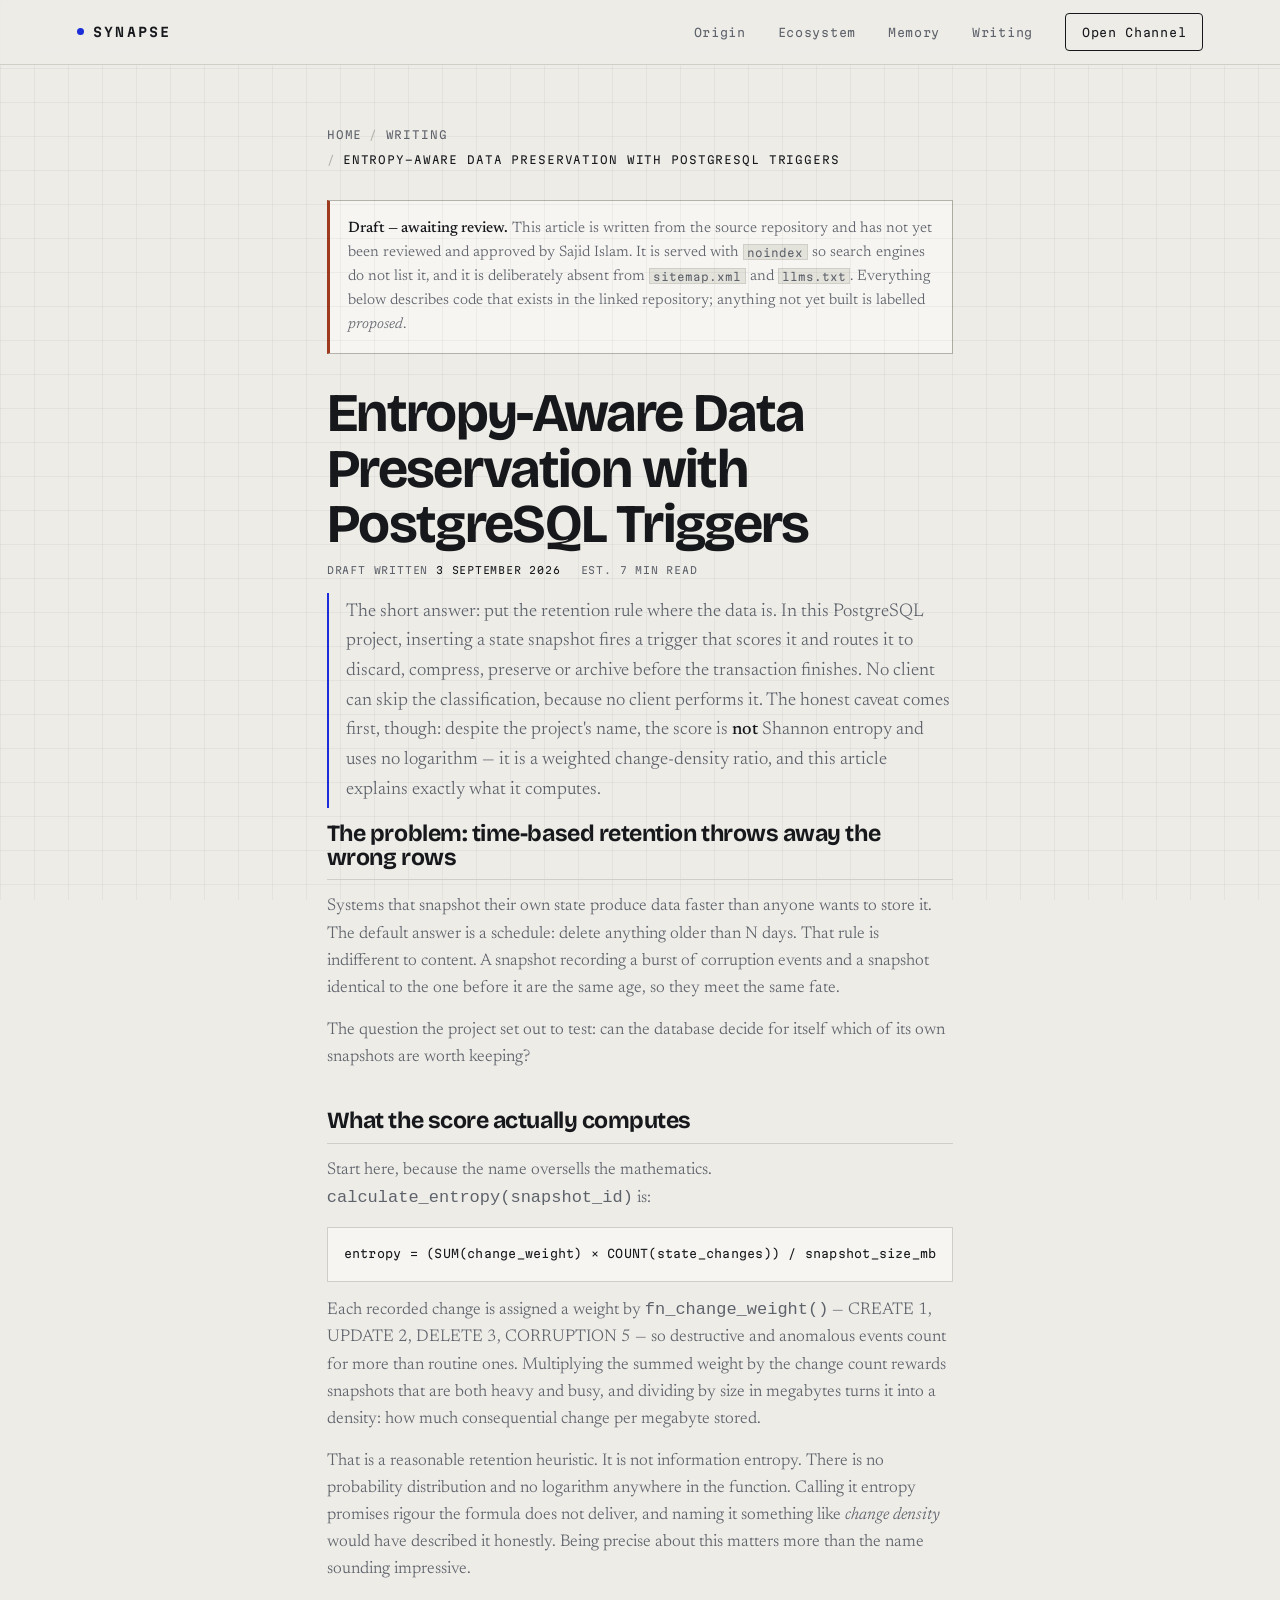
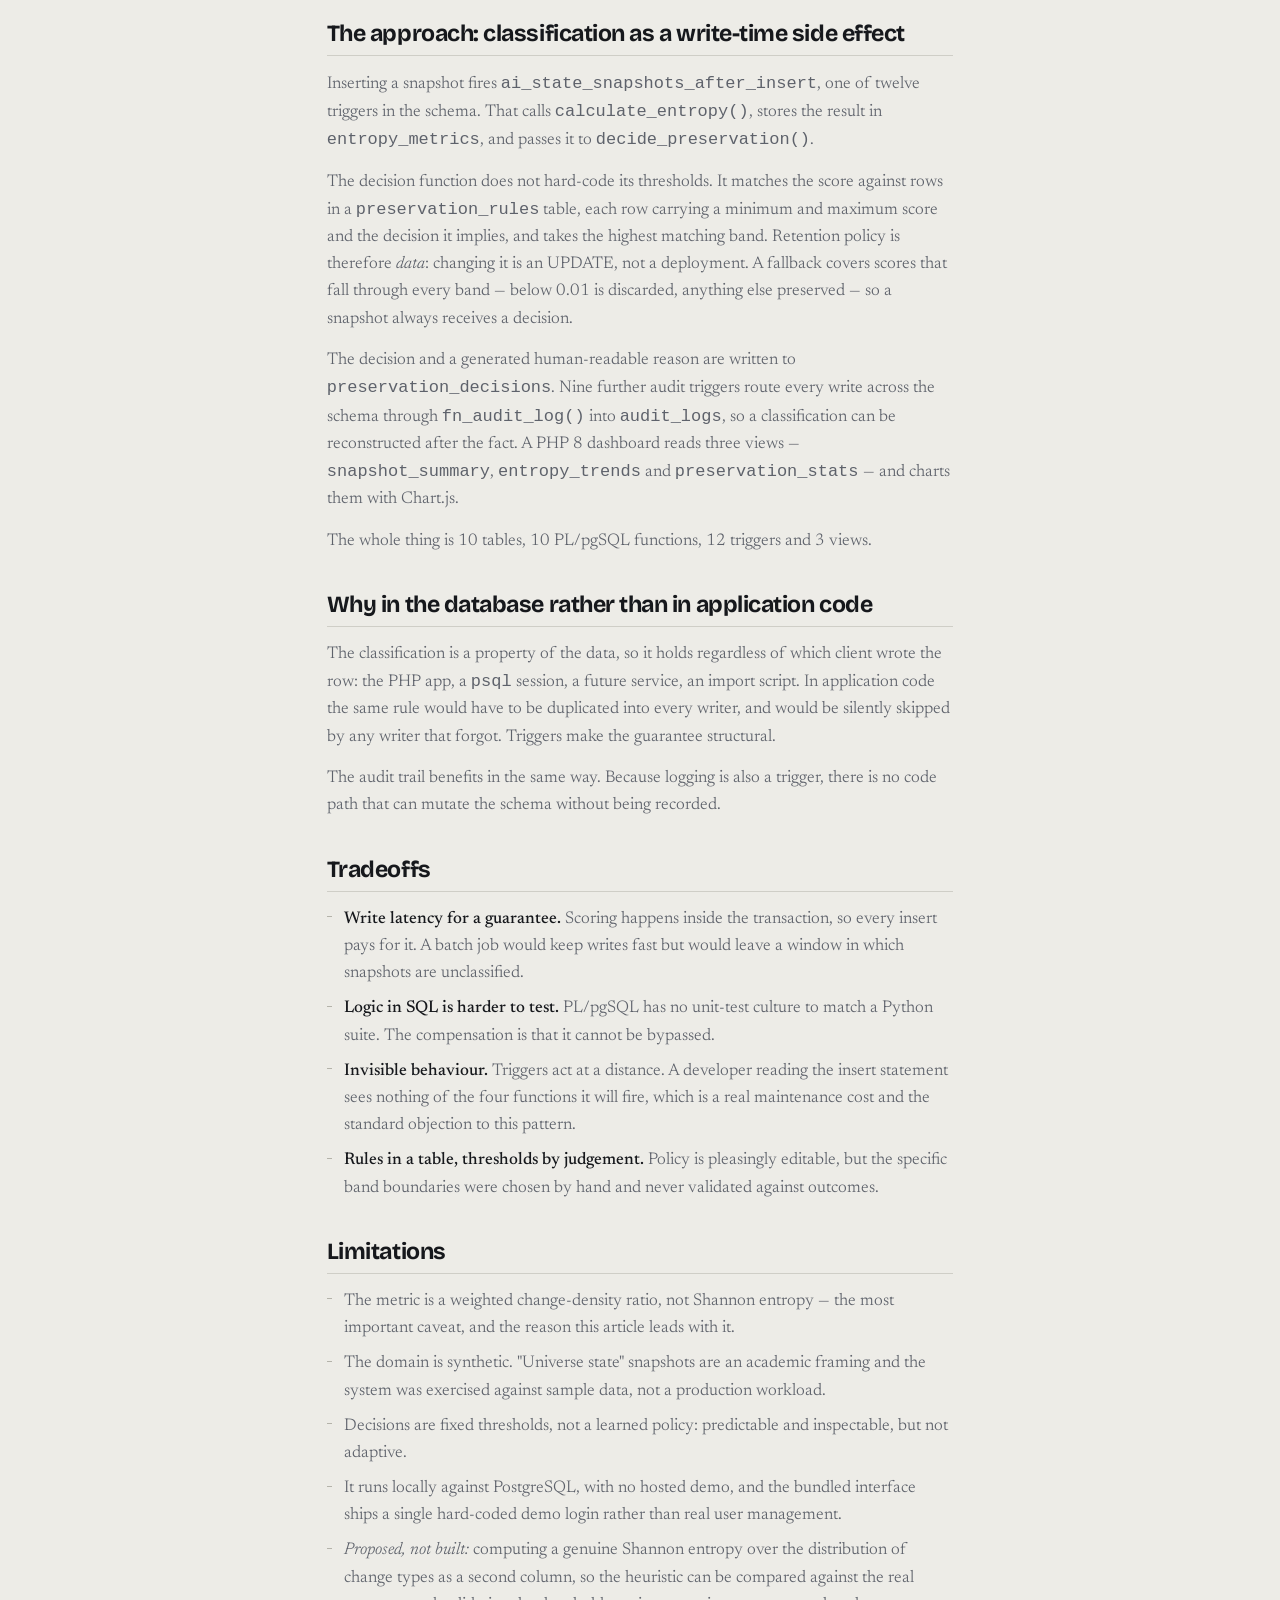
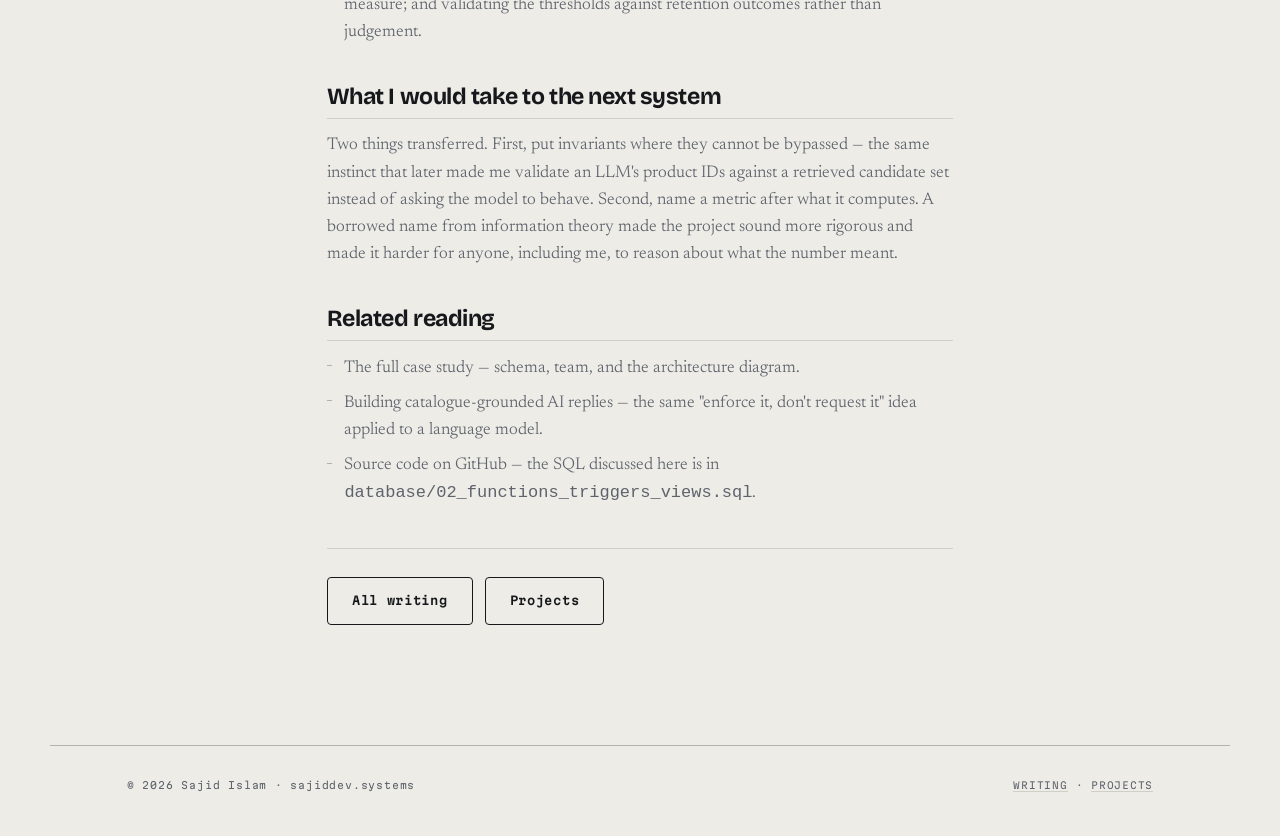
<file: writing/entropy-aware-data-preservation-postgresql-triggers/index.html>
<!DOCTYPE html>
<html lang="en">
<head>
  <meta charset="UTF-8" />
  <meta name="viewport" content="width=device-width, initial-scale=1.0" />

  <title>Entropy-Aware Data Preservation with PostgreSQL Triggers</title>
  <meta name="description" content="Putting retention logic inside the database: PL/pgSQL triggers score every snapshot on write and route it to discard, compress, preserve or archive — including why the score is not really entropy." />
  <meta name="author" content="Sajid Islam" />
  <meta name="theme-color" content="#EDECE7" />
  <!-- DRAFT: not for indexing until Sajid has reviewed and approved the text.
       To publish: change this to "index, follow, max-image-preview:large, max-snippet:-1",
       add the canonical URL to sitemap.xml, and list it in llms.txt. -->
  <meta name="robots" content="noindex, follow" />
  <link rel="canonical" href="https://sajiddev.systems/writing/entropy-aware-data-preservation-postgresql-triggers/" />

  <meta property="og:type" content="article" />
  <meta property="og:site_name" content="Sajid Islam" />
  <meta property="og:url" content="https://sajiddev.systems/writing/entropy-aware-data-preservation-postgresql-triggers/" />
  <meta property="og:locale" content="en_US" />
  <meta property="og:title" content="Entropy-Aware Data Preservation with PostgreSQL Triggers" />
  <meta property="og:description" content="Putting retention logic inside the database: PL/pgSQL triggers score every snapshot on write and route it to discard, compress, preserve or archive — including why the score is not really entropy." />
  <meta property="og:image" content="https://sajiddev.systems/assets/images/og-entropy-aware-data-preservation.png" />
  <meta property="og:image:type" content="image/png" />
  <meta property="og:image:width" content="1200" />
  <meta property="og:image:height" content="630" />
  <meta property="og:image:alt" content="Case-study card for the Entropy-Aware Data Preservation System showing snapshot scores against decision thresholds." />
  <meta name="twitter:card" content="summary_large_image" />
  <meta name="twitter:title" content="Entropy-Aware Data Preservation with PostgreSQL Triggers" />
  <meta name="twitter:description" content="Putting retention logic inside the database: PL/pgSQL triggers score every snapshot on write and route it to discard, compress, preserve or archive — including why the score is not really entropy." />
  <meta name="twitter:image" content="https://sajiddev.systems/assets/images/og-entropy-aware-data-preservation.png" />
  <meta name="twitter:image:alt" content="Case-study card for the Entropy-Aware Data Preservation System showing snapshot scores against decision thresholds." />

  <link rel="icon" href="/assets/icons/favicon.svg" type="image/svg+xml" />
  <link rel="apple-touch-icon" href="/assets/icons/apple-touch-icon.png" />

  <script type="application/ld+json">
{
  "@context": "https://schema.org",
  "@graph": [
    {
      "@type": "BreadcrumbList",
      "@id": "https://sajiddev.systems/writing/entropy-aware-data-preservation-postgresql-triggers/#breadcrumb",
      "itemListElement": [
        {
          "@type": "ListItem",
          "position": 1,
          "name": "Home",
          "item": "https://sajiddev.systems/"
        },
        {
          "@type": "ListItem",
          "position": 2,
          "name": "Writing",
          "item": "https://sajiddev.systems/writing/"
        },
        {
          "@type": "ListItem",
          "position": 3,
          "name": "Entropy-Aware Data Preservation with PostgreSQL Triggers"
        }
      ]
    },
    {
      "@type": "TechArticle",
      "@id": "https://sajiddev.systems/writing/entropy-aware-data-preservation-postgresql-triggers/#article",
      "headline": "Entropy-Aware Data Preservation with PostgreSQL Triggers",
      "description": "Putting retention logic inside the database: PL/pgSQL triggers score every snapshot on write and route it to discard, compress, preserve or archive \u2014 including why the score is not really entropy.",
      "url": "https://sajiddev.systems/writing/entropy-aware-data-preservation-postgresql-triggers/",
      "inLanguage": "en",
      "mainEntityOfPage": {
        "@type": "WebPage",
        "@id": "https://sajiddev.systems/writing/entropy-aware-data-preservation-postgresql-triggers/"
      },
      "author": {
        "@id": "https://sajiddev.systems/#person"
      },
      "publisher": {
        "@id": "https://sajiddev.systems/#person"
      },
      "isPartOf": {
        "@id": "https://sajiddev.systems/#website"
      },
      "creativeWorkStatus": "Draft"
    },
    {
      "@type": "WebPage",
      "@id": "https://sajiddev.systems/writing/entropy-aware-data-preservation-postgresql-triggers/",
      "url": "https://sajiddev.systems/writing/entropy-aware-data-preservation-postgresql-triggers/",
      "name": "Entropy-Aware Data Preservation with PostgreSQL Triggers",
      "inLanguage": "en",
      "isPartOf": {
        "@id": "https://sajiddev.systems/#website"
      },
      "breadcrumb": {
        "@id": "https://sajiddev.systems/writing/entropy-aware-data-preservation-postgresql-triggers/#breadcrumb"
      },
      "primaryImageOfPage": null
    },
    {
      "@type": "Person",
      "@id": "https://sajiddev.systems/#person",
      "name": "Sajid Islam",
      "url": "https://sajiddev.systems/"
    }
  ]
}
  </script>

  <link rel="preconnect" href="https://fonts.googleapis.com" />
  <link rel="preconnect" href="https://fonts.gstatic.com" crossorigin />
  <link href="https://fonts.googleapis.com/css2?family=Bricolage+Grotesque:opsz,wght@12..96,500..800&family=Newsreader:ital,opsz,wght@0,6..72,300..600;1,6..72,300&family=Martian+Mono:wght@400;600&display=swap" rel="stylesheet" />
  <link rel="stylesheet" href="/css/style.css" />
</head>
<body>

  <header class="nav scrolled" id="nav">
    <a href="/" class="nav__brand"><span class="nav__brand-dot"></span> SYNAPSE</a>
    <nav class="nav__links" aria-label="Primary">
      <a href="/#about">Origin</a>
      <a href="/#skills">Ecosystem</a>
      <a href="/#projects">Memory</a>
      <a href="/writing/">Writing</a>
      <a href="/#contact" class="nav__cta">Open Channel</a>
    </nav>
  </header>

  <main id="main" class="case">

    <nav class="breadcrumb" aria-label="Breadcrumb">
      <ol>
        <li><a href="/">Home</a></li>
        <li><a href="/writing/">Writing</a></li>
        <li aria-current="page">Entropy-Aware Data Preservation with PostgreSQL Triggers</li>
      </ol>
    </nav>

    <div class="draft-banner" role="note">
      <p><strong>Draft — awaiting review.</strong> This article is written from the source
      repository and has not yet been reviewed and approved by Sajid Islam. It is served with
      <code>noindex</code> so search engines do not list it, and it is deliberately absent from
      <code>sitemap.xml</code> and <code>llms.txt</code>. Everything below describes code that
      exists in the linked repository; anything not yet built is labelled
      <em>proposed</em>.</p>
    </div>

    <h1>Entropy-Aware Data Preservation with PostgreSQL Triggers</h1>

    <p class="case__meta"><span>Draft written <time datetime="2026-09-03">3 September 2026</time></span>
      <span>Est. 7 min read</span></p>

    <p class="case__answer">The short answer: put the retention rule where the data is. In this
      PostgreSQL project, inserting a state snapshot fires a trigger that scores it and routes it to
      discard, compress, preserve or archive before the transaction finishes. No client can skip the
      classification, because no client performs it. The honest caveat comes first, though: despite
      the project's name, the score is <strong>not</strong> Shannon entropy and uses no logarithm —
      it is a weighted change-density ratio, and this article explains exactly what it computes.</p>

    <section>
      <h2>The problem: time-based retention throws away the wrong rows</h2>
      <p>Systems that snapshot their own state produce data faster than anyone wants to store it. The
        default answer is a schedule: delete anything older than N days. That rule is indifferent to
        content. A snapshot recording a burst of corruption events and a snapshot identical to the
        one before it are the same age, so they meet the same fate.</p>
      <p>The question the project set out to test: can the database decide for itself which of its own
        snapshots are worth keeping?</p>
    </section>

    <section>
      <h2>What the score actually computes</h2>
      <p>Start here, because the name oversells the mathematics.
        <code>calculate_entropy(snapshot_id)</code> is:</p>
      <p class="case__formula"><code>entropy = (SUM(change_weight) &times; COUNT(state_changes)) / snapshot_size_mb</code></p>
      <p>Each recorded change is assigned a weight by <code>fn_change_weight()</code> — CREATE&nbsp;1,
        UPDATE&nbsp;2, DELETE&nbsp;3, CORRUPTION&nbsp;5 — so destructive and anomalous events count
        for more than routine ones. Multiplying the summed weight by the change count rewards
        snapshots that are both heavy and busy, and dividing by size in megabytes turns it into a
        density: how much consequential change per megabyte stored.</p>
      <p>That is a reasonable retention heuristic. It is not information entropy. There is no
        probability distribution and no logarithm anywhere in the function. Calling it entropy
        promises rigour the formula does not deliver, and naming it something like
        <em>change density</em> would have described it honestly. Being precise about this
        matters more than the name sounding impressive.</p>
    </section>

    <section>
      <h2>The approach: classification as a write-time side effect</h2>
      <p>Inserting a snapshot fires <code>ai_state_snapshots_after_insert</code>, one of twelve
        triggers in the schema. That calls <code>calculate_entropy()</code>, stores the result in
        <code>entropy_metrics</code>, and passes it to <code>decide_preservation()</code>.</p>
      <p>The decision function does not hard-code its thresholds. It matches the score against rows in
        a <code>preservation_rules</code> table, each row carrying a minimum and maximum score and the
        decision it implies, and takes the highest matching band. Retention policy is therefore
        <em>data</em>: changing it is an UPDATE, not a deployment. A fallback covers scores that fall
        through every band — below 0.01 is discarded, anything else preserved — so a snapshot always
        receives a decision.</p>
      <p>The decision and a generated human-readable reason are written to
        <code>preservation_decisions</code>. Nine further audit triggers route every write across the
        schema through <code>fn_audit_log()</code> into <code>audit_logs</code>, so a classification
        can be reconstructed after the fact. A PHP&nbsp;8 dashboard reads three views —
        <code>snapshot_summary</code>, <code>entropy_trends</code> and
        <code>preservation_stats</code> — and charts them with Chart.js.</p>
      <p>The whole thing is 10 tables, 10 PL/pgSQL functions, 12 triggers and 3 views.</p>
    </section>

    <section>
      <h2>Why in the database rather than in application code</h2>
      <p>The classification is a property of the data, so it holds regardless of which client wrote
        the row: the PHP app, a <code>psql</code> session, a future service, an import script. In
        application code the same rule would have to be duplicated into every writer, and would be
        silently skipped by any writer that forgot. Triggers make the guarantee structural.</p>
      <p>The audit trail benefits in the same way. Because logging is also a trigger, there is no code
        path that can mutate the schema without being recorded.</p>
    </section>

    <section>
      <h2>Tradeoffs</h2>
      <ul>
        <li><strong>Write latency for a guarantee.</strong> Scoring happens inside the transaction, so
          every insert pays for it. A batch job would keep writes fast but would leave a window in
          which snapshots are unclassified.</li>
        <li><strong>Logic in SQL is harder to test.</strong> PL/pgSQL has no unit-test culture to
          match a Python suite. The compensation is that it cannot be bypassed.</li>
        <li><strong>Invisible behaviour.</strong> Triggers act at a distance. A developer reading the
          insert statement sees nothing of the four functions it will fire, which is a real
          maintenance cost and the standard objection to this pattern.</li>
        <li><strong>Rules in a table, thresholds by judgement.</strong> Policy is pleasingly editable,
          but the specific band boundaries were chosen by hand and never validated against outcomes.</li>
      </ul>
    </section>

    <section>
      <h2>Limitations</h2>
      <ul>
        <li>The metric is a weighted change-density ratio, not Shannon entropy — the most important
          caveat, and the reason this article leads with it.</li>
        <li>The domain is synthetic. "Universe state" snapshots are an academic framing and the system
          was exercised against sample data, not a production workload.</li>
        <li>Decisions are fixed thresholds, not a learned policy: predictable and inspectable, but not
          adaptive.</li>
        <li>It runs locally against PostgreSQL, with no hosted demo, and the bundled interface ships a
          single hard-coded demo login rather than real user management.</li>
        <li><em>Proposed, not built:</em> computing a genuine Shannon entropy over the distribution of
          change types as a second column, so the heuristic can be compared against the real measure;
          and validating the thresholds against retention outcomes rather than judgement.</li>
      </ul>
    </section>

    <section>
      <h2>What I would take to the next system</h2>
      <p>Two things transferred. First, put invariants where they cannot be bypassed — the same
        instinct that later made me validate an LLM's product IDs against a retrieved candidate set
        instead of asking the model to behave. Second, name a metric after what it computes. A
        borrowed name from information theory made the project sound more rigorous and made it harder
        for anyone, including me, to reason about what the number meant.</p>
    </section>

    <section>
      <h2>Related reading</h2>
      <ul>
        <li><a href="/projects/entropy-aware-data-preservation/">The full case study</a> — schema,
          team, and the architecture diagram.</li>
        <li><a href="/writing/catalogue-grounded-ai-replies-whatsapp-commerce/">Building
          catalogue-grounded AI replies</a> — the same "enforce it, don't request it" idea applied to
          a language model.</li>
        <li><a href="https://github.com/Sajid0875/adaptive-data-preservation" target="_blank" rel="noopener">Source code on GitHub</a> — the SQL
          discussed here is in <code>database/02_functions_triggers_views.sql</code>.</li>
      </ul>
    </section>

    <div class="case__actions">
      <a class="btn btn--ghost" href="/writing/">All writing</a>
      <a class="btn btn--ghost" href="/#projects">Projects</a>
    </div>

  </main>

  <footer class="footer">
    <p>© <span id="year">2026</span> Sajid Islam · <a href="/">sajiddev.systems</a></p>
    <p class="footer__meta"><a href="/writing/">Writing</a> · <a href="/#projects">Projects</a></p>
  </footer>

</body>
</html>
</file>
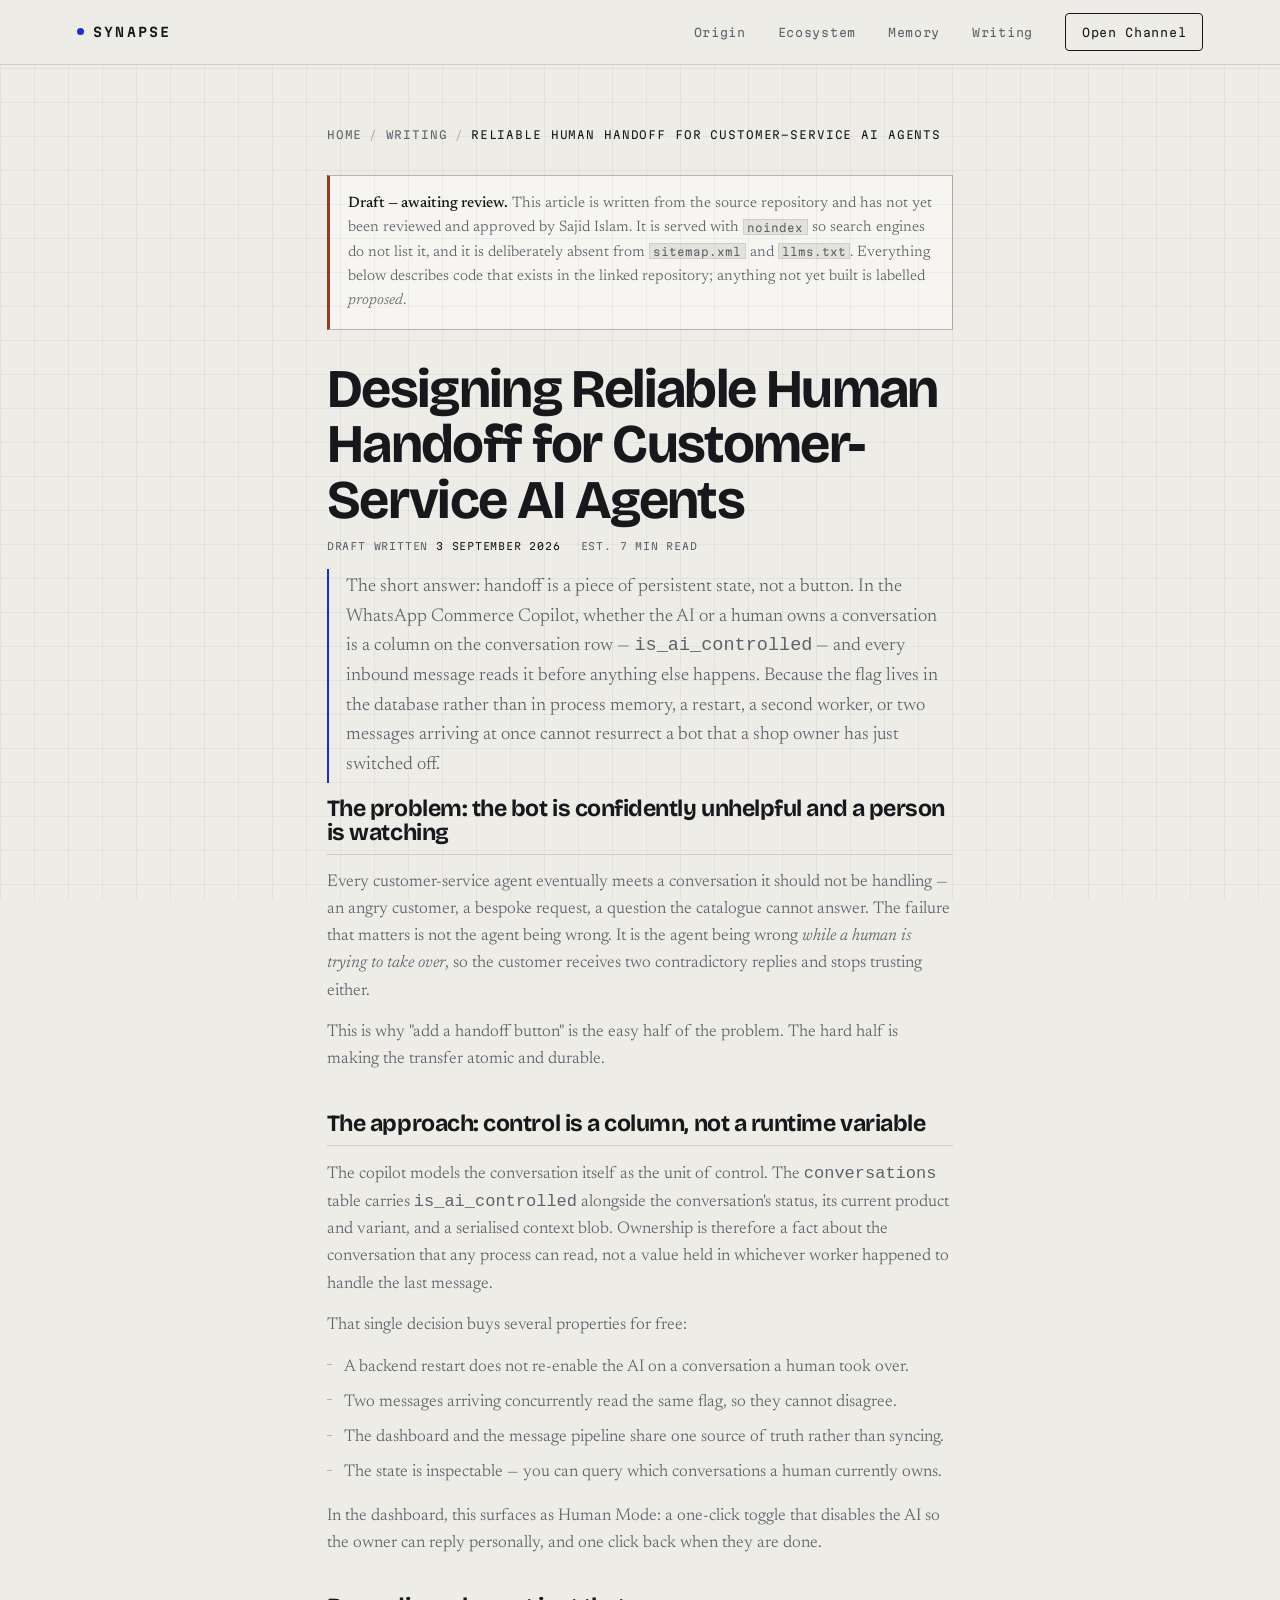
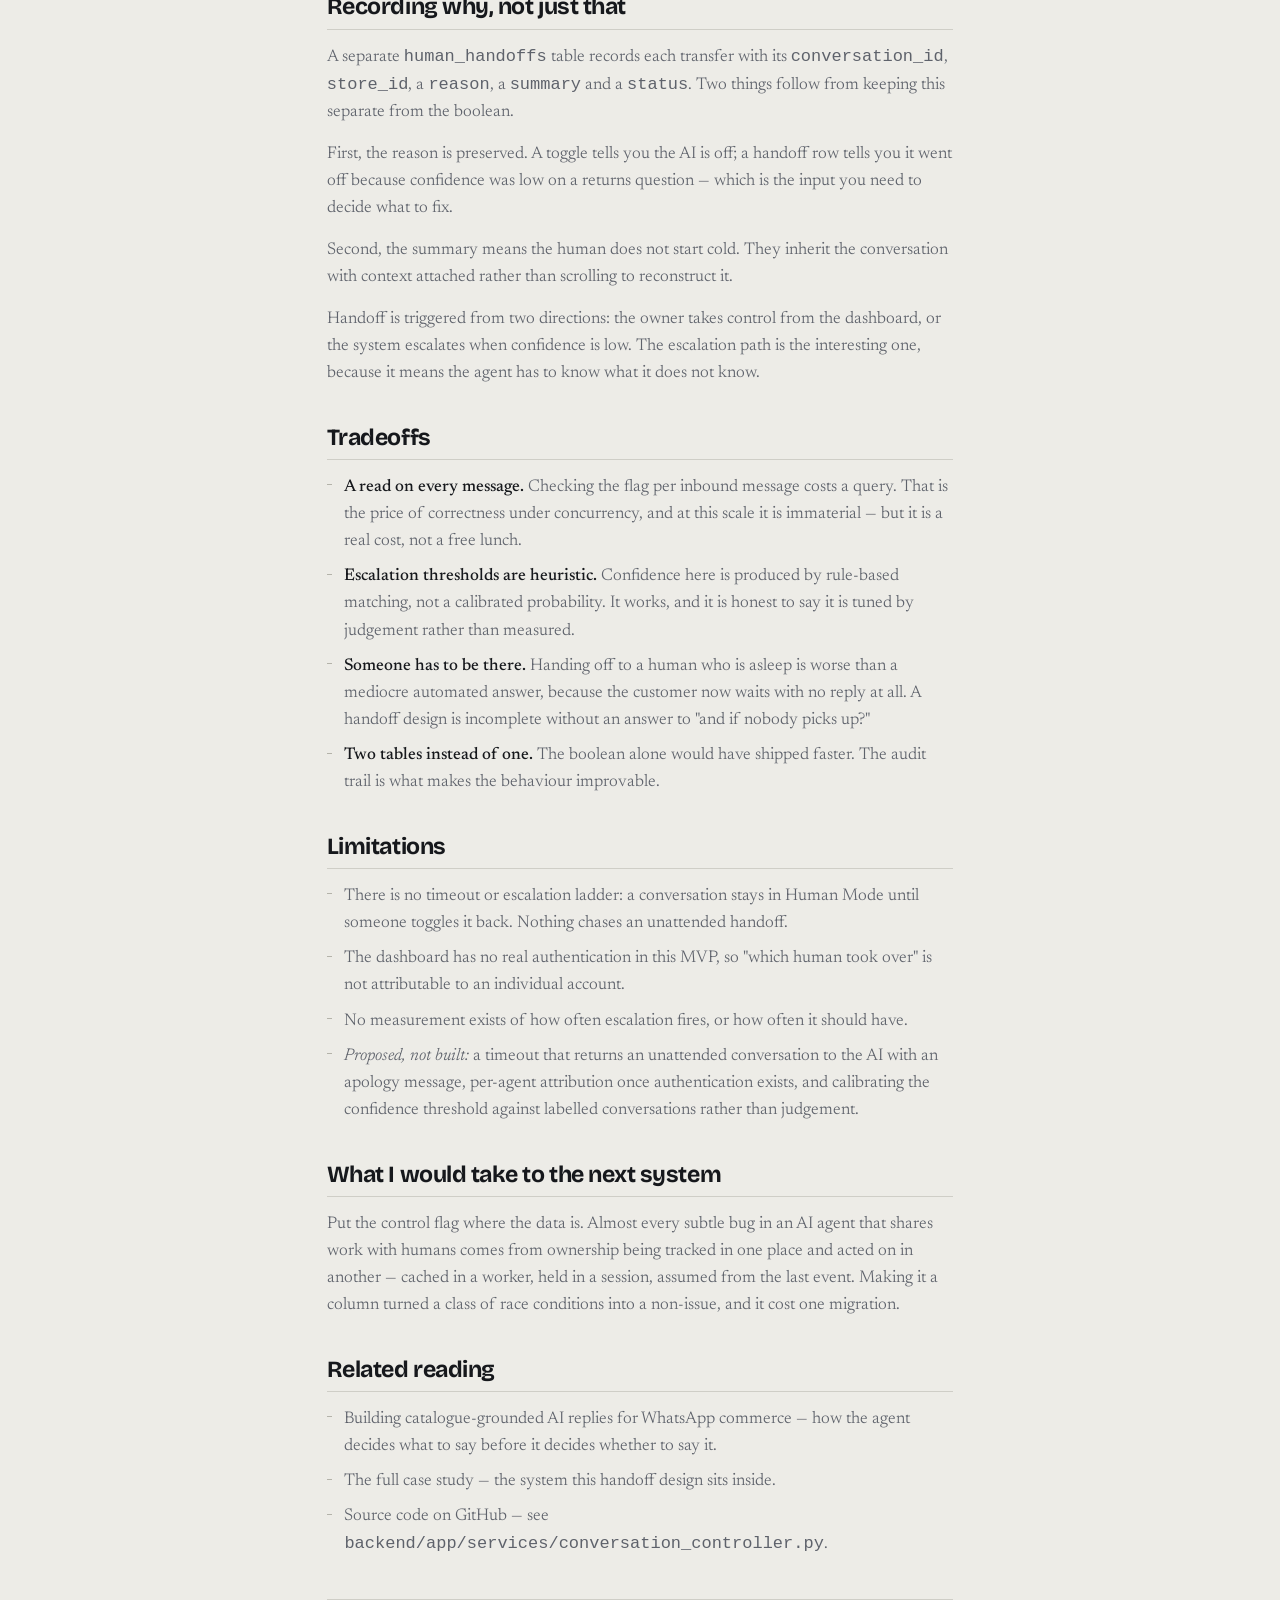
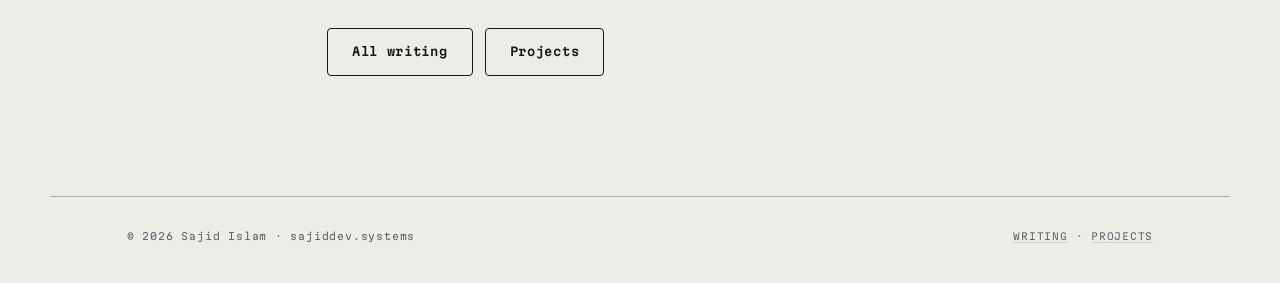
<file: writing/reliable-human-handoff-for-ai-agents/index.html>
<!DOCTYPE html>
<html lang="en">
<head>
  <meta charset="UTF-8" />
  <meta name="viewport" content="width=device-width, initial-scale=1.0" />

  <title>Designing Reliable Human Handoff for Customer-Service AI Agents</title>
  <meta name="description" content="Handoff is a state machine, not a button. How the WhatsApp Commerce Copilot models AI-versus-human control in the database so the transfer survives restarts and concurrent messages." />
  <meta name="author" content="Sajid Islam" />
  <meta name="theme-color" content="#EDECE7" />
  <!-- DRAFT: not for indexing until Sajid has reviewed and approved the text.
       To publish: change this to "index, follow, max-image-preview:large, max-snippet:-1",
       add the canonical URL to sitemap.xml, and list it in llms.txt. -->
  <meta name="robots" content="noindex, follow" />
  <link rel="canonical" href="https://sajiddev.systems/writing/reliable-human-handoff-for-ai-agents/" />

  <meta property="og:type" content="article" />
  <meta property="og:site_name" content="Sajid Islam" />
  <meta property="og:url" content="https://sajiddev.systems/writing/reliable-human-handoff-for-ai-agents/" />
  <meta property="og:locale" content="en_US" />
  <meta property="og:title" content="Designing Reliable Human Handoff for Customer-Service AI Agents" />
  <meta property="og:description" content="Handoff is a state machine, not a button. How the WhatsApp Commerce Copilot models AI-versus-human control in the database so the transfer survives restarts and concurrent messages." />
  <meta property="og:image" content="https://sajiddev.systems/assets/images/og-whatsapp-commerce-copilot.png" />
  <meta property="og:image:type" content="image/png" />
  <meta property="og:image:width" content="1200" />
  <meta property="og:image:height" content="630" />
  <meta property="og:image:alt" content="Case-study card for the WhatsApp Commerce Copilot showing its request path from customer to grounded reply." />
  <meta name="twitter:card" content="summary_large_image" />
  <meta name="twitter:title" content="Designing Reliable Human Handoff for Customer-Service AI Agents" />
  <meta name="twitter:description" content="Handoff is a state machine, not a button. How the WhatsApp Commerce Copilot models AI-versus-human control in the database so the transfer survives restarts and concurrent messages." />
  <meta name="twitter:image" content="https://sajiddev.systems/assets/images/og-whatsapp-commerce-copilot.png" />
  <meta name="twitter:image:alt" content="Case-study card for the WhatsApp Commerce Copilot showing its request path from customer to grounded reply." />

  <link rel="icon" href="/assets/icons/favicon.svg" type="image/svg+xml" />
  <link rel="apple-touch-icon" href="/assets/icons/apple-touch-icon.png" />

  <script type="application/ld+json">
{
  "@context": "https://schema.org",
  "@graph": [
    {
      "@type": "BreadcrumbList",
      "@id": "https://sajiddev.systems/writing/reliable-human-handoff-for-ai-agents/#breadcrumb",
      "itemListElement": [
        {
          "@type": "ListItem",
          "position": 1,
          "name": "Home",
          "item": "https://sajiddev.systems/"
        },
        {
          "@type": "ListItem",
          "position": 2,
          "name": "Writing",
          "item": "https://sajiddev.systems/writing/"
        },
        {
          "@type": "ListItem",
          "position": 3,
          "name": "Designing Reliable Human Handoff for Customer-Service AI Agents"
        }
      ]
    },
    {
      "@type": "TechArticle",
      "@id": "https://sajiddev.systems/writing/reliable-human-handoff-for-ai-agents/#article",
      "headline": "Designing Reliable Human Handoff for Customer-Service AI Agents",
      "description": "Handoff is a state machine, not a button. How the WhatsApp Commerce Copilot models AI-versus-human control in the database so the transfer survives restarts and concurrent messages.",
      "url": "https://sajiddev.systems/writing/reliable-human-handoff-for-ai-agents/",
      "inLanguage": "en",
      "mainEntityOfPage": {
        "@type": "WebPage",
        "@id": "https://sajiddev.systems/writing/reliable-human-handoff-for-ai-agents/"
      },
      "author": {
        "@id": "https://sajiddev.systems/#person"
      },
      "publisher": {
        "@id": "https://sajiddev.systems/#person"
      },
      "isPartOf": {
        "@id": "https://sajiddev.systems/#website"
      },
      "creativeWorkStatus": "Draft"
    },
    {
      "@type": "WebPage",
      "@id": "https://sajiddev.systems/writing/reliable-human-handoff-for-ai-agents/",
      "url": "https://sajiddev.systems/writing/reliable-human-handoff-for-ai-agents/",
      "name": "Designing Reliable Human Handoff for Customer-Service AI Agents",
      "inLanguage": "en",
      "isPartOf": {
        "@id": "https://sajiddev.systems/#website"
      },
      "breadcrumb": {
        "@id": "https://sajiddev.systems/writing/reliable-human-handoff-for-ai-agents/#breadcrumb"
      },
      "primaryImageOfPage": null
    },
    {
      "@type": "Person",
      "@id": "https://sajiddev.systems/#person",
      "name": "Sajid Islam",
      "url": "https://sajiddev.systems/"
    }
  ]
}
  </script>

  <link rel="preconnect" href="https://fonts.googleapis.com" />
  <link rel="preconnect" href="https://fonts.gstatic.com" crossorigin />
  <link href="https://fonts.googleapis.com/css2?family=Bricolage+Grotesque:opsz,wght@12..96,500..800&family=Newsreader:ital,opsz,wght@0,6..72,300..600;1,6..72,300&family=Martian+Mono:wght@400;600&display=swap" rel="stylesheet" />
  <link rel="stylesheet" href="/css/style.css" />
</head>
<body>

  <header class="nav scrolled" id="nav">
    <a href="/" class="nav__brand"><span class="nav__brand-dot"></span> SYNAPSE</a>
    <nav class="nav__links" aria-label="Primary">
      <a href="/#about">Origin</a>
      <a href="/#skills">Ecosystem</a>
      <a href="/#projects">Memory</a>
      <a href="/writing/">Writing</a>
      <a href="/#contact" class="nav__cta">Open Channel</a>
    </nav>
  </header>

  <main id="main" class="case">

    <nav class="breadcrumb" aria-label="Breadcrumb">
      <ol>
        <li><a href="/">Home</a></li>
        <li><a href="/writing/">Writing</a></li>
        <li aria-current="page">Reliable Human Handoff for Customer-Service AI Agents</li>
      </ol>
    </nav>

    <div class="draft-banner" role="note">
      <p><strong>Draft — awaiting review.</strong> This article is written from the source
      repository and has not yet been reviewed and approved by Sajid Islam. It is served with
      <code>noindex</code> so search engines do not list it, and it is deliberately absent from
      <code>sitemap.xml</code> and <code>llms.txt</code>. Everything below describes code that
      exists in the linked repository; anything not yet built is labelled
      <em>proposed</em>.</p>
    </div>

    <h1>Designing Reliable Human Handoff for Customer-Service AI Agents</h1>

    <p class="case__meta"><span>Draft written <time datetime="2026-09-03">3 September 2026</time></span>
      <span>Est. 7 min read</span></p>

    <p class="case__answer">The short answer: handoff is a piece of persistent state, not a button.
      In the WhatsApp Commerce Copilot, whether the AI or a human owns a conversation is a column on
      the conversation row — <code>is_ai_controlled</code> — and every inbound message reads it before
      anything else happens. Because the flag lives in the database rather than in process memory, a
      restart, a second worker, or two messages arriving at once cannot resurrect a bot that a shop
      owner has just switched off.</p>

    <section>
      <h2>The problem: the bot is confidently unhelpful and a person is watching</h2>
      <p>Every customer-service agent eventually meets a conversation it should not be handling —
        an angry customer, a bespoke request, a question the catalogue cannot answer. The failure
        that matters is not the agent being wrong. It is the agent being wrong <em>while a human is
        trying to take over</em>, so the customer receives two contradictory replies and stops
        trusting either.</p>
      <p>This is why "add a handoff button" is the easy half of the problem. The hard half is making
        the transfer atomic and durable.</p>
    </section>

    <section>
      <h2>The approach: control is a column, not a runtime variable</h2>
      <p>The copilot models the conversation itself as the unit of control. The
        <code>conversations</code> table carries <code>is_ai_controlled</code> alongside the
        conversation's status, its current product and variant, and a serialised context blob.
        Ownership is therefore a fact about the conversation that any process can read, not a value
        held in whichever worker happened to handle the last message.</p>
      <p>That single decision buys several properties for free:</p>
      <ul>
        <li>A backend restart does not re-enable the AI on a conversation a human took over.</li>
        <li>Two messages arriving concurrently read the same flag, so they cannot disagree.</li>
        <li>The dashboard and the message pipeline share one source of truth rather than syncing.</li>
        <li>The state is inspectable — you can query which conversations a human currently owns.</li>
      </ul>
      <p>In the dashboard, this surfaces as Human Mode: a one-click toggle that disables the AI so
        the owner can reply personally, and one click back when they are done.</p>
    </section>

    <section>
      <h2>Recording why, not just that</h2>
      <p>A separate <code>human_handoffs</code> table records each transfer with its
        <code>conversation_id</code>, <code>store_id</code>, a <code>reason</code>, a
        <code>summary</code> and a <code>status</code>. Two things follow from keeping this
        separate from the boolean.</p>
      <p>First, the reason is preserved. A toggle tells you the AI is off; a handoff row tells you it
        went off because confidence was low on a returns question — which is the input you need to
        decide what to fix.</p>
      <p>Second, the summary means the human does not start cold. They inherit the conversation with
        context attached rather than scrolling to reconstruct it.</p>
      <p>Handoff is triggered from two directions: the owner takes control from the dashboard, or the
        system escalates when confidence is low. The escalation path is the interesting one, because
        it means the agent has to know what it does not know.</p>
    </section>

    <section>
      <h2>Tradeoffs</h2>
      <ul>
        <li><strong>A read on every message.</strong> Checking the flag per inbound message costs a
          query. That is the price of correctness under concurrency, and at this scale it is
          immaterial — but it is a real cost, not a free lunch.</li>
        <li><strong>Escalation thresholds are heuristic.</strong> Confidence here is produced by
          rule-based matching, not a calibrated probability. It works, and it is honest to say it is
          tuned by judgement rather than measured.</li>
        <li><strong>Someone has to be there.</strong> Handing off to a human who is asleep is worse
          than a mediocre automated answer, because the customer now waits with no reply at all. A
          handoff design is incomplete without an answer to "and if nobody picks up?"</li>
        <li><strong>Two tables instead of one.</strong> The boolean alone would have shipped faster.
          The audit trail is what makes the behaviour improvable.</li>
      </ul>
    </section>

    <section>
      <h2>Limitations</h2>
      <ul>
        <li>There is no timeout or escalation ladder: a conversation stays in Human Mode until
          someone toggles it back. Nothing chases an unattended handoff.</li>
        <li>The dashboard has no real authentication in this MVP, so "which human took over" is not
          attributable to an individual account.</li>
        <li>No measurement exists of how often escalation fires, or how often it should have.</li>
        <li><em>Proposed, not built:</em> a timeout that returns an unattended conversation to the AI
          with an apology message, per-agent attribution once authentication exists, and calibrating
          the confidence threshold against labelled conversations rather than judgement.</li>
      </ul>
    </section>

    <section>
      <h2>What I would take to the next system</h2>
      <p>Put the control flag where the data is. Almost every subtle bug in an AI agent that shares
        work with humans comes from ownership being tracked in one place and acted on in another —
        cached in a worker, held in a session, assumed from the last event. Making it a column turned
        a class of race conditions into a non-issue, and it cost one migration.</p>
    </section>

    <section>
      <h2>Related reading</h2>
      <ul>
        <li><a href="/writing/catalogue-grounded-ai-replies-whatsapp-commerce/">Building
          catalogue-grounded AI replies for WhatsApp commerce</a> — how the agent decides what to say
          before it decides whether to say it.</li>
        <li><a href="/projects/whatsapp-commerce-copilot/">The full case study</a> — the system this
          handoff design sits inside.</li>
        <li><a href="https://github.com/Comebck-Pakistan/cohort-1-squad-margalla/tree/main/whatsapp-commerce-copilot" target="_blank" rel="noopener">Source code on GitHub</a> — see
          <code>backend/app/services/conversation_controller.py</code>.</li>
      </ul>
    </section>

    <div class="case__actions">
      <a class="btn btn--ghost" href="/writing/">All writing</a>
      <a class="btn btn--ghost" href="/#projects">Projects</a>
    </div>

  </main>

  <footer class="footer">
    <p>© <span id="year">2026</span> Sajid Islam · <a href="/">sajiddev.systems</a></p>
    <p class="footer__meta"><a href="/writing/">Writing</a> · <a href="/#projects">Projects</a></p>
  </footer>

</body>
</html>
</file>
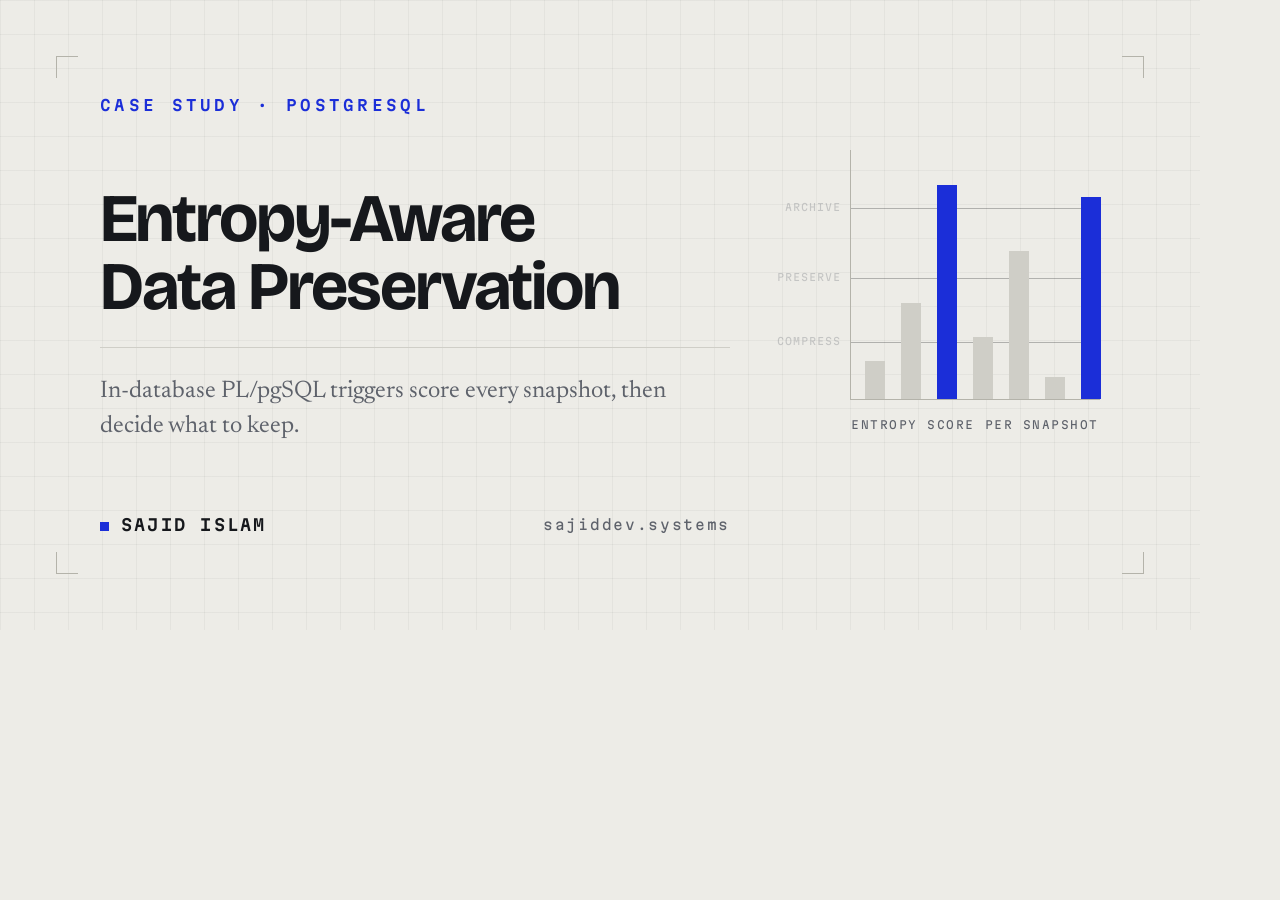
<file: assets/og-src/og-entropy-aware-data-preservation.html>
<!DOCTYPE html><html lang="en"><head><meta charset="utf-8">
<meta name="robots" content="noindex, nofollow">
<title>OG — Entropy-Aware Data Preservation</title><link rel="preconnect" href="https://fonts.googleapis.com"><link rel="preconnect" href="https://fonts.gstatic.com" crossorigin><link href="https://fonts.googleapis.com/css2?family=Bricolage+Grotesque:opsz,wght@12..96,500..800&family=Newsreader:opsz,wght@6..72,300..600&family=Martian+Mono:wght@400;600&display=block" rel="stylesheet"><link rel="stylesheet" href="_base.css">
<style>
  .title { font-size:68px; max-width:760px; }
  .card { padding-right:470px; }
  .sub { max-width:600px; font-size:24px; }
  /* Motif: snapshots scored, then routed across four thresholds. */
  .plot { position:absolute; right:100px; top:150px; width:250px; height:250px;
          border-left:1px solid #B4B3AA; border-bottom:1px solid #B4B3AA; }
  .bar { position:absolute; bottom:0; width:20px; background:#CFCEC7; }
  .bar.hi { background:#1B2ED8; }
  /* Threshold rules sit behind the bars; their labels hang outside the plot on the
     left so nothing is ever obscured. */
  .thr { position:absolute; left:0; right:0; height:1px; background:#16181C; opacity:.28; }
  .thr span { position:absolute; right:100%; top:-7px; margin-right:10px;
    font-family:'Martian Mono', ui-monospace, Menlo, monospace; font-size:10px;
    letter-spacing:.1em; text-transform:uppercase; color:#5E626B; white-space:nowrap; }
  .plotcap { position:absolute; right:100px; top:418px; width:250px; text-align:center; }
</style></head><body>
<span class="tick tl"></span><span class="tick tr"></span><span class="tick bl"></span><span class="tick br"></span>
<div class="plot">
  <span class="thr" style="bottom:190px"><span>archive</span></span>
  <span class="thr" style="bottom:120px"><span>preserve</span></span>
  <span class="thr" style="bottom:56px"><span>compress</span></span>
  <span class="bar" style="left:14px;height:38px"></span>
  <span class="bar" style="left:50px;height:96px"></span>
  <span class="bar hi" style="left:86px;height:214px"></span>
  <span class="bar" style="left:122px;height:62px"></span>
  <span class="bar" style="left:158px;height:148px"></span>
  <span class="bar" style="left:194px;height:22px"></span>
  <span class="bar hi" style="left:230px;height:202px"></span>
</div>
<div class="plotcap figcap">Entropy score per snapshot</div>
<div class="card">
  <div class="eyebrow">Case study · PostgreSQL</div>
  <div>
    <div class="title">Entropy-Aware<br>Data Preservation</div>
    <div class="rule"></div>
    <div class="sub">In-database PL/pgSQL triggers score every snapshot, then decide what to keep.</div>
  </div>
  <div class="foot"><div class="byline"><span class="dot"></span>Sajid Islam</div>
    <div class="domain">sajiddev.systems</div></div>
</div></body></html>
</file>
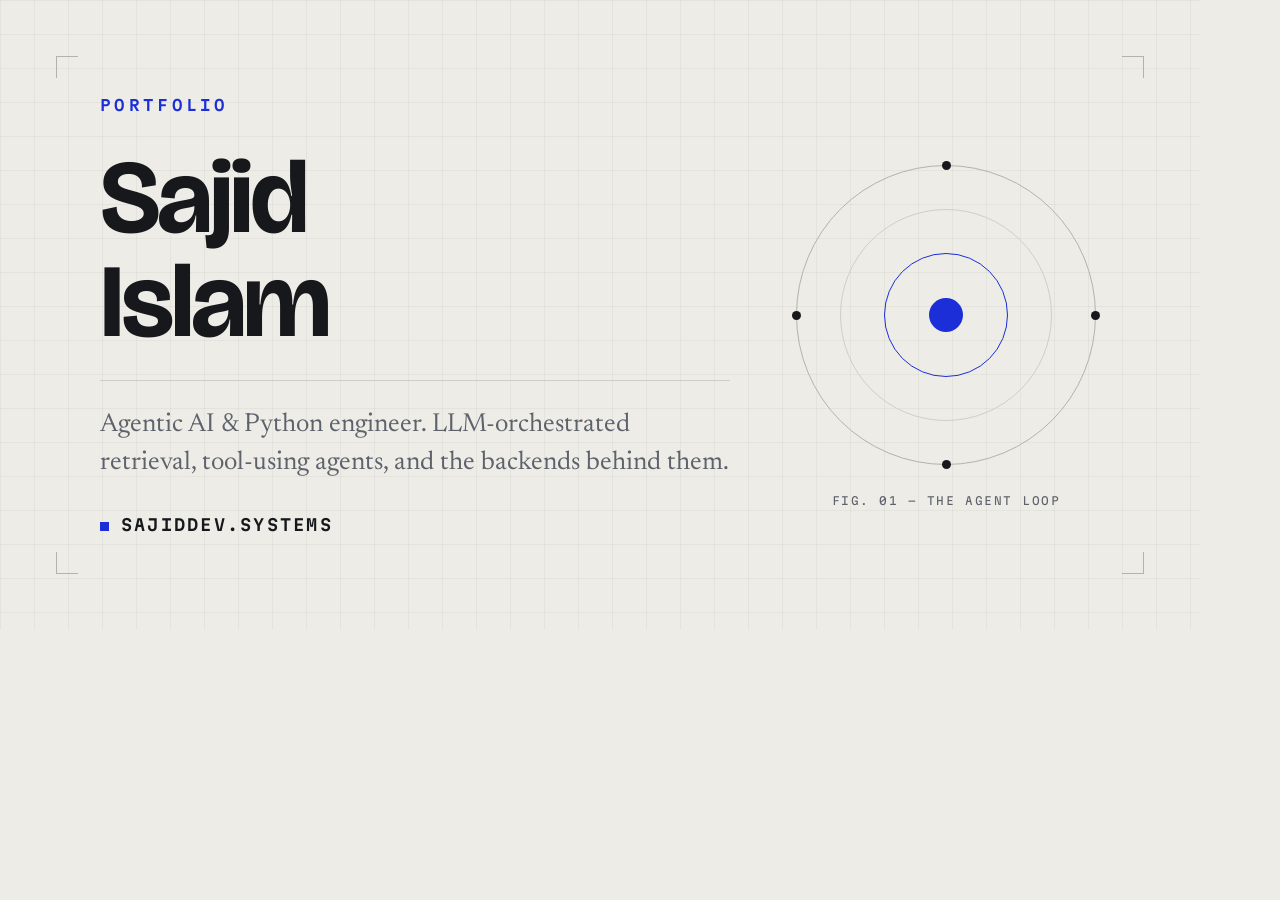
<file: assets/og-src/og-home.html>
<!DOCTYPE html><html lang="en"><head><meta charset="utf-8">
<meta name="robots" content="noindex, nofollow">
<title>OG — home</title><link rel="preconnect" href="https://fonts.googleapis.com"><link rel="preconnect" href="https://fonts.gstatic.com" crossorigin><link href="https://fonts.googleapis.com/css2?family=Bricolage+Grotesque:opsz,wght@12..96,500..800&family=Newsreader:opsz,wght@6..72,300..600&family=Martian+Mono:wght@400;600&display=block" rel="stylesheet"><link rel="stylesheet" href="_base.css">
<style>
  .title { font-size:104px; }
  .card { padding-right:470px; }
  /* Neural-core motif: the hero's "Fig. 01" plate, drawn in pure CSS. */
  .core { position:absolute; right:104px; top:50%; transform:translateY(-50%);
          width:300px; height:300px; }
  .core i { position:absolute; border:1px solid #B4B3AA; border-radius:50%;
            top:50%; left:50%; transform:translate(-50%,-50%); display:block; }
  .core i.r1 { width:300px; height:300px; }
  .core i.r2 { width:212px; height:212px; border-color:#CFCEC7; }
  .core i.r3 { width:124px; height:124px; border-color:#1B2ED8; }
  .core b { position:absolute; top:50%; left:50%; transform:translate(-50%,-50%);
            width:34px; height:34px; background:#1B2ED8; border-radius:50%; }
  .core u { position:absolute; width:9px; height:9px; background:#16181C;
            border-radius:50%; }
  .core u.n1 { top:-4px; left:50%; margin-left:-4px; }
  .core u.n2 { bottom:-4px; left:50%; margin-left:-4px; }
  .core u.n3 { top:50%; left:-4px; margin-top:-4px; }
  .core u.n4 { top:50%; right:-4px; margin-top:-4px; }
  .corecap { position:absolute; right:104px; top:494px; width:300px; text-align:center; white-space:nowrap; }
</style></head><body>
<span class="tick tl"></span><span class="tick tr"></span><span class="tick bl"></span><span class="tick br"></span>
<div class="core"><i class="r1"></i><i class="r2"></i><i class="r3"></i><b></b>
  <u class="n1"></u><u class="n2"></u><u class="n3"></u><u class="n4"></u></div>
<div class="corecap figcap">Fig. 01 — the agent loop</div>
<div class="card">
  <div class="eyebrow">Portfolio</div>
  <div>
    <div class="title">Sajid<br>Islam</div>
    <div class="rule"></div>
    <div class="sub">Agentic AI &amp; Python engineer. LLM-orchestrated retrieval, tool-using agents, and the backends behind them.</div>
  </div>
  <div class="foot"><div class="byline"><span class="dot"></span>sajiddev.systems</div></div>
</div></body></html>
</file>
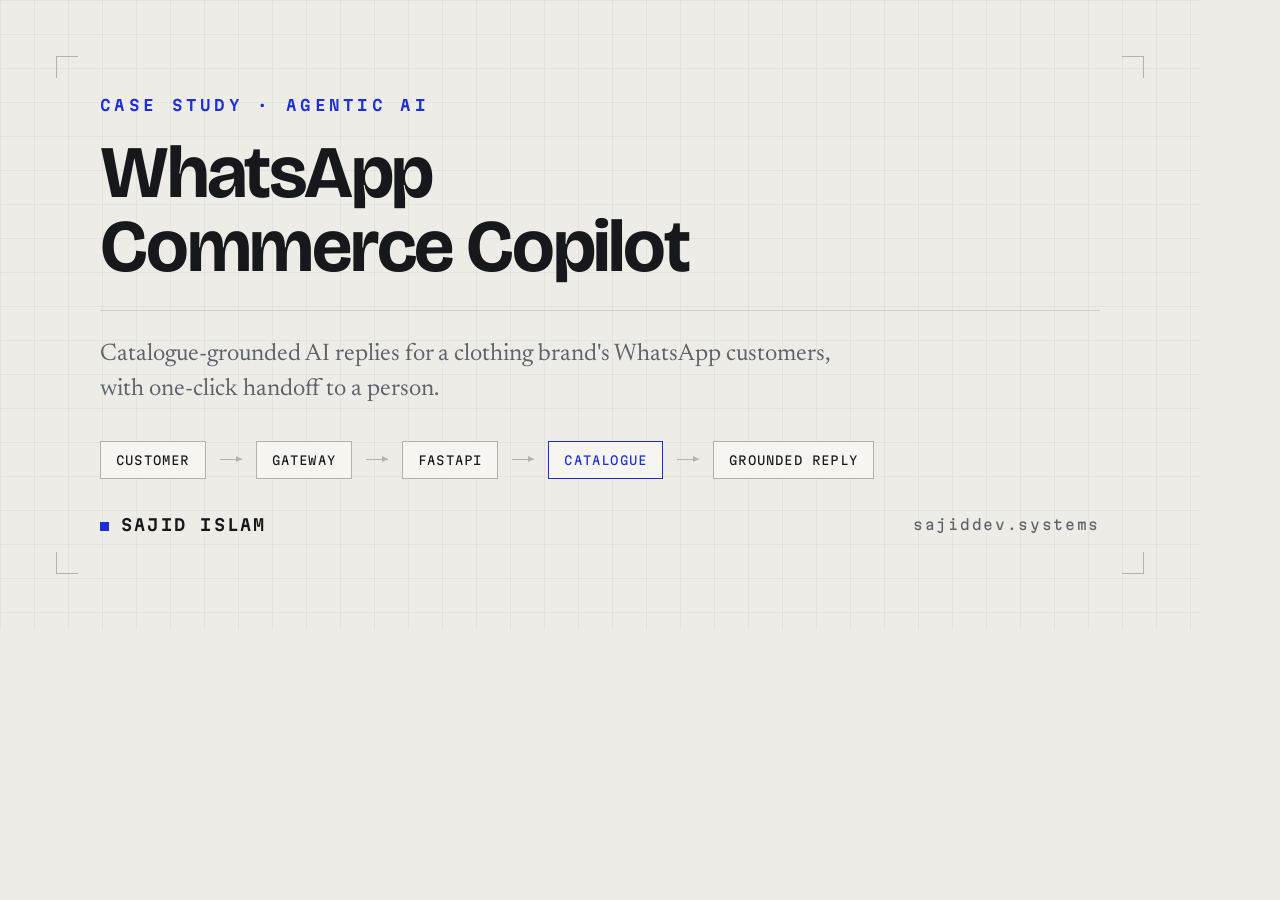
<file: assets/og-src/og-whatsapp-commerce-copilot.html>
<!DOCTYPE html><html lang="en"><head><meta charset="utf-8">
<meta name="robots" content="noindex, nofollow">
<title>OG — WhatsApp Commerce Copilot</title><link rel="preconnect" href="https://fonts.googleapis.com"><link rel="preconnect" href="https://fonts.gstatic.com" crossorigin><link href="https://fonts.googleapis.com/css2?family=Bricolage+Grotesque:opsz,wght@12..96,500..800&family=Newsreader:opsz,wght@6..72,300..600&family=Martian+Mono:wght@400;600&display=block" rel="stylesheet"><link rel="stylesheet" href="_base.css">
<style>
  .title { font-size:74px; max-width:820px; }
  .sub { max-width:760px; font-size:24px; }
  /* Motif: the grounding pipeline — message enters, catalogue constrains, reply leaves. */
  .flow { display:flex; align-items:center; gap:14px; margin-top:34px; margin-bottom:14px; }
  .step { font-family:'Martian Mono', ui-monospace, Menlo, monospace; font-size:12px;
    letter-spacing:.1em; text-transform:uppercase; color:#16181C;
    border:1px solid #B4B3AA; background:#F6F5F1; padding:11px 15px; white-space:nowrap; }
  .step.key { border-color:#1B2ED8; color:#1B2ED8; }
  .arrow { width:22px; height:1px; background:#B4B3AA; position:relative; flex:none; }
  .arrow::after { content:''; position:absolute; right:0; top:-3px;
    border-left:6px solid #B4B3AA; border-top:3.5px solid transparent;
    border-bottom:3.5px solid transparent; }
</style></head><body>
<span class="tick tl"></span><span class="tick tr"></span><span class="tick bl"></span><span class="tick br"></span>
<div class="card">
  <div class="eyebrow">Case study · Agentic AI</div>
  <div>
    <div class="title">WhatsApp<br>Commerce Copilot</div>
    <div class="rule"></div>
    <div class="sub">Catalogue-grounded AI replies for a clothing brand's WhatsApp customers, with one-click handoff to a person.</div>
    <div class="flow">
      <span class="step">Customer</span><span class="arrow"></span>
      <span class="step">Gateway</span><span class="arrow"></span>
      <span class="step">FastAPI</span><span class="arrow"></span>
      <span class="step key">Catalogue</span><span class="arrow"></span>
      <span class="step">Grounded reply</span>
    </div>
  </div>
  <div class="foot"><div class="byline"><span class="dot"></span>Sajid Islam</div>
    <div class="domain">sajiddev.systems</div></div>
</div></body></html>
</file>
<file: css/style.css>
/* =====================================================================
   SYNAPSE — style.css
   Light "technical plate" theme: paper ground, ink rules, one ultramarine
   accent. No gradients, no glass, no glow. Pure CSS, no frameworks.
   Sections: tokens · reset · typography · nav · hero · buttons · about ·
   skills · projects · contact · channels · footer · modal · responsive
   ===================================================================== */

/* ---------- Design tokens ---------- */
:root {
  --paper:     #EDECE7;  /* cool bone ground */
  --paper-2:   #F6F5F1;  /* raised surfaces */
  --paper-3:   #E3E2DB;  /* recessed / hover */
  --ink:       #16181C;  /* body + headings */
  --graphite:  #5E626B;  /* secondary text  (5.2:1 on paper) */
  --rule:      #CFCEC7;  /* hairlines */
  --rule-firm: #B4B3AA;  /* emphasised hairlines */
  --grid:      rgba(22, 24, 28, 0.045);

  --accent:    #1B2ED8;  /* ultramarine — 7.3:1 on paper */
  --accent-ink:#1425A8;  /* accent, pressed */
  --oxide:     #9E3B1E;  /* status only, used sparingly */

  --font-display: 'Bricolage Grotesque', system-ui, sans-serif;
  --font-body:    'Newsreader', Georgia, serif;
  --font-mono:    'Martian Mono', ui-monospace, SFMono-Regular, Menlo, monospace;

  --ease: cubic-bezier(0.22, 1, 0.36, 1);
  --max: 1180px;

  --radius: 4px;   /* deliberately tight — pill/blob radii read as templated */
  --radius-lg: 6px;
}

/* ---------- Reset ---------- */
*, *::before, *::after { box-sizing: border-box; margin: 0; padding: 0; }
html { scroll-behavior: smooth; -webkit-text-size-adjust: 100%; }
body {
  background: var(--paper);
  color: var(--ink);
  font-family: var(--font-body);
  font-size: 1.0625rem;
  font-weight: 350;
  line-height: 1.6;
  overflow-x: hidden;
  -webkit-font-smoothing: antialiased;
}
/* Engineering-paper grid, fixed behind everything */
body::before {
  content: ''; position: fixed; inset: 0; z-index: 0; pointer-events: none;
  background-image:
    linear-gradient(var(--grid) 1px, transparent 1px),
    linear-gradient(90deg, var(--grid) 1px, transparent 1px);
  background-size: 34px 34px;
}
img { max-width: 100%; display: block; }
a { color: inherit; text-decoration: none; }
ul, ol { list-style: none; }
button { font: inherit; color: inherit; background: none; border: none; cursor: pointer; }
:focus-visible { outline: 2px solid var(--accent); outline-offset: 3px; border-radius: 2px; }
.visually-hidden {
  position: absolute; width: 1px; height: 1px; overflow: hidden;
  clip: rect(0 0 0 0); white-space: nowrap;
}

/* ---------- Typography ---------- */
h1, h2, h3 {
  font-family: var(--font-display);
  font-weight: 700; line-height: 1.02; letter-spacing: -0.025em;
}
.eyebrow, .section-index, .core__tag, .channels__label,
.terminal__bar p, .hero__scroll, .footer, .core__stack span {
  font-family: var(--font-mono);
}
.eyebrow {
  font-size: 0.66rem; font-weight: 600; letter-spacing: 0.22em; text-transform: uppercase;
  color: var(--accent);
}

/* ---------- Layout helpers ---------- */
section {
  position: relative; z-index: 1;
  padding: clamp(5rem, 10vh, 8rem) clamp(1.25rem, 6vw, 5rem);
  max-width: var(--max); margin-inline: auto;
}
.section-head { max-width: 640px; margin-bottom: 3.5rem; }
.section-index {
  display: block; margin-bottom: 1rem; padding-bottom: 0.7rem;
  border-bottom: 1px solid var(--rule-firm);
  font-size: 0.66rem; font-weight: 600; letter-spacing: 0.22em; text-transform: uppercase;
  color: var(--graphite);
}
.section-head h2 { font-size: clamp(2.1rem, 5.5vw, 3.6rem); }
.section-head p {
  color: var(--graphite); margin-top: 1rem;
  font-size: 1.1rem; line-height: 1.55; max-width: 52ch;
}
/* Flat card surface — replaces the old glassmorphism */
.glass {
  background: var(--paper-2);
  border: 1px solid var(--rule);
  border-radius: var(--radius-lg);
}

/* ---------- Scroll progress ---------- */
.scroll-progress {
  position: fixed; top: 0; left: 0; height: 2px; width: 0; z-index: 9997;
  background: var(--accent);
}

/* ---------- Nav ---------- */
.nav {
  position: fixed; top: 0; inset-inline: 0; z-index: 900;
  display: flex; align-items: center; justify-content: space-between;
  padding: 1.1rem clamp(1.25rem, 6vw, 5rem);
  transition: background 0.3s var(--ease), border-color 0.3s, padding 0.3s;
  border-bottom: 1px solid transparent;
}
.nav.scrolled {
  background: rgba(237, 236, 231, 0.88);
  backdrop-filter: blur(10px);
  border-bottom-color: var(--rule);
  padding-block: 0.8rem;
}
.nav__brand {
  font-family: var(--font-mono); font-weight: 600; font-size: 0.8rem;
  letter-spacing: 0.16em; display: flex; align-items: center; gap: 0.6rem;
}
.nav__brand-dot { width: 7px; height: 7px; border-radius: 50%; background: var(--accent); }
.nav__links { display: flex; align-items: center; gap: 2rem; }
.nav__links a {
  font-family: var(--font-mono); font-size: 0.72rem; letter-spacing: 0.06em;
  color: var(--graphite); transition: color 0.25s;
}
.nav__links a:hover { color: var(--ink); }
.nav__cta {
  padding: 0.55rem 1rem; border: 1px solid var(--ink); border-radius: var(--radius);
  color: var(--ink) !important; transition: background 0.25s, color 0.25s;
}
.nav__cta:hover { background: var(--ink); color: var(--paper) !important; }
.nav__burger { display: none; flex-direction: column; gap: 5px; padding: 8px; }
.nav__burger span { width: 22px; height: 1.5px; background: var(--ink); transition: 0.3s var(--ease); }
.nav__burger.open span:first-child { transform: translateY(3.25px) rotate(45deg); }
.nav__burger.open span:last-child { transform: translateY(-3.25px) rotate(-45deg); }

/* ---------- Hero ---------- */
.hero { min-height: 100vh; display: flex; flex-direction: column; justify-content: center; }
.hero__content { max-width: 800px; }
.hero__title {
  font-size: clamp(2.9rem, 9.5vw, 6.4rem);
  margin: 1.1rem 0 1.6rem;
  font-weight: 800; letter-spacing: -0.04em;
}
.hero__title .line { display: block; }
.hero__title .line:last-child { color: var(--accent); }
.hero__sub {
  color: var(--graphite); font-size: clamp(1.05rem, 2vw, 1.3rem);
  max-width: 58ch; line-height: 1.55;
}
.hero__sub strong { color: var(--ink); font-weight: 500; }
.hero__sub em { font-style: italic; color: var(--ink); }
.hero__roles {
  font-family: var(--font-mono); font-size: 0.78rem; letter-spacing: 0.06em;
  margin: 1.8rem 0 2.2rem; color: var(--ink); min-height: 1.5em;
}
.hero__roles .cursor-blink {
  border-right: 6px solid var(--accent);
  animation: blink 1.05s step-end infinite; padding-right: 3px;
}
@keyframes blink { 50% { border-color: transparent; } }
.hero__actions { display: flex; gap: 0.8rem; flex-wrap: wrap; }

/* Hero plate — a drafted figure, not a glowing orb */
.hero__core {
  position: absolute; right: clamp(1.25rem, 5vw, 4rem); top: 50%; translate: 0 -50%;
  width: min(38vw, 420px); pointer-events: none;
  transition: transform 0.4s var(--ease);
}
.hero__core-plate { position: relative; width: 100%; aspect-ratio: 1; }
.hero__core-ring, .hero__core-orb { position: absolute; inset: 0; border-radius: 50%; }
.hero__core-ring { border: 1px solid var(--rule-firm); }
.hero__core-ring.r1 { animation: spin 90s linear infinite; border-style: dashed; }
.hero__core-ring.r2 { inset: 13%; border-color: var(--rule-firm); }
.hero__core-ring.r3 { inset: 27%; border-color: var(--accent); opacity: 0.45; }
.hero__core-orb {
  inset: 43%; background: var(--accent); border-radius: 50%;
}
@keyframes spin { to { transform: rotate(360deg); } }
.hero__core figcaption {
  margin-top: 1.1rem; text-align: center;
  font-family: var(--font-mono); font-size: 0.6rem; letter-spacing: 0.14em;
  text-transform: uppercase; color: var(--graphite);
}
.hero__scroll {
  position: absolute; bottom: 2.5rem; left: clamp(1.25rem, 6vw, 5rem);
  display: flex; align-items: center; gap: 0.75rem;
  color: var(--graphite); font-size: 0.62rem; letter-spacing: 0.2em; text-transform: uppercase;
}
.hero__scroll span {
  width: 34px; height: 1px; background: var(--rule-firm); position: relative; overflow: hidden;
}
.hero__scroll span::after {
  content: ''; position: absolute; inset: 0; background: var(--accent);
  animation: sweep 2.4s var(--ease) infinite;
}
@keyframes sweep {
  0% { transform: translateX(-100%); } 60%, 100% { transform: translateX(100%); }
}

/* ---------- Buttons ---------- */
.btn {
  position: relative; display: inline-flex; align-items: center; justify-content: center;
  gap: 0.55rem; min-height: 48px; padding: 0.8rem 1.5rem;
  border: 1px solid transparent; border-radius: var(--radius);
  font-family: var(--font-mono); font-size: 0.74rem; font-weight: 600;
  letter-spacing: 0.06em;
  transition: background 0.25s var(--ease), border-color 0.25s var(--ease),
              color 0.25s var(--ease), transform 0.2s var(--ease);
}
.btn:active { transform: translateY(1px); }
.btn__icon { width: 16px; height: 16px; fill: currentColor; flex-shrink: 0; }

.btn--primary { background: var(--accent); color: #fff; border-color: var(--accent); }
.btn--primary:hover { background: var(--accent-ink); border-color: var(--accent-ink); }

.btn--solid { background: var(--ink); color: var(--paper); border-color: var(--ink); }
.btn--solid:hover { background: #000; border-color: #000; }

.btn--ghost { border-color: var(--ink); color: var(--ink); }
.btn--ghost:hover { background: var(--ink); color: var(--paper); }

/* ---------- About / signal path ---------- */
.journey { position: relative; max-width: 760px; padding-left: 2.75rem; }
.journey::before {
  content: ''; position: absolute; left: 6px; top: 4px; bottom: 4px;
  width: 1px; background: var(--rule-firm);
}
.journey__node { position: relative; padding-bottom: 2.5rem; }
.journey__node:last-child { padding-bottom: 0; }
.journey__node::before {
  content: attr(data-year); position: absolute; left: -2.75rem; top: -1.5rem;
  font-family: var(--font-mono); font-size: 0.58rem; letter-spacing: 0.18em;
  color: var(--graphite); text-transform: uppercase;
}
.journey__dot {
  position: absolute; left: calc(-2.75rem + 2px); top: 9px;
  width: 9px; height: 9px; border-radius: 50%;
  background: var(--paper); border: 1px solid var(--accent);
}
.journey__card {
  padding: 1.5rem 1.7rem;
  transition: border-color 0.3s var(--ease), background 0.3s var(--ease);
}
.journey__card:hover { border-color: var(--rule-firm); background: var(--paper-3); }
.journey__card h3 { font-size: 1.35rem; margin-bottom: 0.45rem; }
.journey__card p { color: var(--graphite); font-size: 1rem; }

/* ---------- Skills ecosystem ---------- */
.skills__stage { position: relative; height: clamp(440px, 58vh, 600px); }
#skillsCanvas { position: absolute; inset: 0; width: 100%; height: 100%; }
.skills__nodes { position: absolute; inset: 0; }
.skill-node {
  position: absolute; translate: -50% -50%;
  display: grid; place-items: center; text-align: center;
  padding: 0.55rem 0.9rem; border-radius: var(--radius);
  font-family: var(--font-mono); font-size: 0.68rem; font-weight: 600; letter-spacing: 0.02em;
  background: var(--paper-2); border: 1px solid var(--rule-firm);
  white-space: nowrap;
  transition: border-color 0.25s var(--ease), background 0.25s var(--ease),
              color 0.25s var(--ease);
}
.skill-node small {
  display: block; color: var(--graphite); font-size: 0.55rem;
  letter-spacing: 0.14em; text-transform: uppercase; font-weight: 400; margin-top: 2px;
}
.skill-node:hover, .skill-node.active {
  border-color: var(--accent); color: var(--accent); z-index: 3;
}
.skill-node:hover small, .skill-node.active small { color: var(--accent); }
.skill-node.hub {
  background: var(--ink); color: var(--paper); border-color: var(--ink);
}
.skill-node.hub small { color: rgba(237, 236, 231, 0.65); }

/* ---------- Projects ---------- */
.projects__grid {
  display: grid; grid-template-columns: repeat(auto-fill, minmax(290px, 1fr)); gap: 1.25rem;
}
article.core {
  position: relative; padding: 1.6rem 1.7rem; border-radius: var(--radius-lg);
  background: var(--paper-2); border: 1px solid var(--rule);
  cursor: pointer;
  transition: border-color 0.25s var(--ease), background 0.25s var(--ease);
}
article.core:hover { border-color: var(--ink); background: var(--paper-3); }
.core__tag {
  font-size: 0.6rem; font-weight: 600; letter-spacing: 0.2em;
  color: var(--accent); text-transform: uppercase;
}
.core__title { font-size: 1.35rem; margin: 0.75rem 0 0.55rem; }
.core__desc { color: var(--graphite); font-size: 1rem; }
.core__stack { display: flex; flex-wrap: wrap; gap: 0.4rem; margin-top: 1.15rem; }
.core__stack span {
  font-size: 0.58rem; letter-spacing: 0.08em; padding: 0.28rem 0.55rem;
  border-radius: 2px; border: 1px solid var(--rule); color: var(--graphite);
  background: var(--paper);
}
.core__open {
  margin-top: 1.25rem; font-family: var(--font-mono); font-size: 0.66rem;
  font-weight: 600; letter-spacing: 0.08em;
  color: var(--accent); display: inline-flex; align-items: center; gap: 0.35rem;
}

/* ---------- Contact terminal ---------- */
.terminal { max-width: 760px; overflow: hidden; background: var(--paper-2); }
.terminal__bar {
  display: flex; align-items: center; gap: 0.45rem;
  padding: 0.7rem 1rem; border-bottom: 1px solid var(--rule);
  background: var(--paper-3);
}
.terminal__bar .dot { width: 9px; height: 9px; border-radius: 50%; border: 1px solid rgba(0,0,0,0.14); }
.dot.red { background: #E0705E; } .dot.yellow { background: #E0B65E; } .dot.green { background: #7FA86B; }
.terminal__bar p {
  margin-left: auto; font-size: 0.6rem; color: var(--graphite); letter-spacing: 0.12em;
}
.terminal__body {
  padding: 1.2rem 1.3rem; font-family: var(--font-mono);
  font-size: 0.72rem; line-height: 1.85;
  min-height: 240px; max-height: 320px; overflow-y: auto;
}
.terminal__body p { margin-bottom: 0.45rem; word-break: break-word; }
.terminal__body .sys { color: var(--accent); }
.terminal__body .you { color: var(--ink); font-weight: 600; }
.terminal__body .you::before { content: '> '; color: var(--graphite); font-weight: 400; }
.terminal__body .muted { color: var(--graphite); }
.terminal__input {
  display: flex; align-items: center; gap: 0.55rem;
  padding: 0.85rem 1.3rem; border-top: 1px solid var(--rule);
}
.terminal__prompt { color: var(--accent); font-family: var(--font-mono); font-size: 0.75rem; }
.terminal__input input {
  flex: 1; background: none; border: none; color: var(--ink);
  font-family: var(--font-mono); font-size: 0.72rem;
}
.terminal__input input::placeholder { color: var(--graphite); opacity: 0.75; }

/* ---------- Contact: primary actions ---------- */
.contact__actions { display: flex; flex-wrap: wrap; gap: 0.7rem; margin-top: 2.25rem; }
.contact__actions .btn { flex: 0 1 auto; min-width: 200px; }

/* ---------- Contact: channels (code · writing · network) ---------- */
.channels {
  display: grid; gap: 1.75rem 2rem;
  grid-template-columns: repeat(auto-fit, minmax(240px, 1fr));
  max-width: 900px; margin: 3.5rem 0 0;
}
/* These groups are <section> elements — cancel the global `section` padding/width rule */
.channels__group {
  display: flex; flex-direction: column; gap: 0.5rem;
  padding: 0; max-width: none; margin-inline: 0;
}
.channels__label {
  font-size: 0.6rem; font-weight: 600; letter-spacing: 0.22em; text-transform: uppercase;
  color: var(--graphite);
  padding-bottom: 0.6rem; margin-bottom: 0.2rem;
  border-bottom: 1px solid var(--rule-firm);
}
.channel {
  display: flex; align-items: center; gap: 0.8rem;
  min-height: 56px; padding: 0.7rem 0.9rem;
  border: 1px solid var(--rule); background: var(--paper-2);
  border-radius: var(--radius);
  transition: background 0.25s var(--ease), border-color 0.25s var(--ease);
}
.channel:hover { background: var(--paper-3); border-color: var(--ink); }
.channel__icon { width: 20px; height: 20px; fill: var(--ink); flex-shrink: 0; }
.channel:hover .channel__icon { fill: var(--accent); }
.channel__text { display: flex; flex-direction: column; gap: 0.05rem; min-width: 0; }
.channel__name { font-family: var(--font-display); font-weight: 700; font-size: 0.95rem; line-height: 1.25; }
.channel__handle {
  font-family: var(--font-mono); font-size: 0.62rem; color: var(--graphite); line-height: 1.4;
  overflow: hidden; text-overflow: ellipsis; white-space: nowrap;
}
.channel__arrow {
  width: 14px; height: 14px; margin-left: auto; flex-shrink: 0;
  fill: none; stroke: var(--graphite); stroke-width: 2;
  stroke-linecap: round; stroke-linejoin: round;
  transition: stroke 0.25s, transform 0.25s var(--ease);
}
.channel:hover .channel__arrow { stroke: var(--accent); transform: translate(2px, -2px); }

/* ---------- Footer ---------- */
.footer {
  position: relative; z-index: 1;
  display: flex; flex-wrap: wrap; gap: 1rem; justify-content: space-between;
  padding: 2rem clamp(1.25rem, 6vw, 5rem);
  border-top: 1px solid var(--rule-firm);
  color: var(--graphite); font-size: 0.62rem; letter-spacing: 0.08em;
  max-width: var(--max); margin: 3rem auto 0;
}
.footer__status { display: flex; align-items: center; gap: 0.5rem; }
.footer__status .pulse { width: 6px; height: 6px; border-radius: 50%; background: #7FA86B; }

/* ---------- Modal ---------- */
.modal {
  position: fixed; inset: 0; z-index: 950; display: grid; place-items: center;
  padding: 1.5rem; background: rgba(22, 24, 28, 0.35);
  opacity: 0; visibility: hidden;
  /* visibility flips instantly on open, and only after the fade on close —
     otherwise focus() on the panel is a no-op while it is still hidden */
  transition: opacity 0.3s var(--ease), visibility 0s linear 0.3s;
}
.modal.open { opacity: 1; visibility: visible; transition: opacity 0.3s var(--ease), visibility 0s; }
.modal__panel {
  position: relative; width: min(620px, 100%); padding: 2.5rem;
  background: var(--paper-2); border: 1px solid var(--rule-firm); border-radius: var(--radius-lg);
  transform: translateY(12px); transition: transform 0.35s var(--ease);
  max-height: 85vh; overflow-y: auto;
}
.modal.open .modal__panel { transform: translateY(0); }
.modal__close {
  position: absolute; top: 0.75rem; right: 0.9rem;
  min-width: 44px; min-height: 44px; font-size: 1.6rem; line-height: 1;
  color: var(--graphite); transition: color 0.25s;
}
.modal__close:hover { color: var(--oxide); }
.modal__panel h3 { font-size: 1.85rem; margin-bottom: 0.5rem; }
.modal__panel .modal__tag {
  font-family: var(--font-mono); font-size: 0.6rem; font-weight: 600;
  letter-spacing: 0.2em; text-transform: uppercase; color: var(--accent);
}
.modal__panel p { color: var(--graphite); margin: 1rem 0; }
.modal__panel ul { display: flex; flex-wrap: wrap; gap: 0.4rem; margin-top: 1.25rem; }
.modal__panel li {
  font-family: var(--font-mono); font-size: 0.58rem; letter-spacing: 0.08em;
  padding: 0.28rem 0.55rem; border-radius: 2px;
  border: 1px solid var(--rule); color: var(--graphite); background: var(--paper);
}
/* Sit the stack chips and the action apart, with a hairline between them */
.modal__panel ul { padding-bottom: 1.5rem; border-bottom: 1px solid var(--rule); }
.modal__panel .modal__link {
  margin-top: 1.5rem;
  display: inline-flex; /* keep it left-aligned on its own line */
}

/* Full project write-up lives in the card markup so crawlers and AI agents can
   read it; it is presented to people in the detail modal on click. */
.core__long { display: none; }

/* ---------- Reveal on scroll ----------
   Gated behind `.js` so content is visible by default: crawlers and any visitor
   whose JavaScript fails still get the full page instead of a blank one. */
.js .reveal { opacity: 0; transform: translateY(16px); transition: opacity 0.6s var(--ease), transform 0.6s var(--ease); }
.js .reveal.in { opacity: 1; transform: none; }

/* ---------- Responsive ---------- */
@media (max-width: 980px) {
  .hero__core { opacity: 0.22; right: -6%; width: min(60vw, 460px); }
  .hero__core figcaption { display: none; }
}
@media (max-width: 760px) {
  /* the plate sits behind body copy here — keep it a faint watermark */
  .hero__core { opacity: 0.1; }
}
/* The constellation needs room; below this it overlaps and overflows,
   so it degrades to a plain wrapped list of the same nodes. */
@media (max-width: 760px) {
  .skills__stage { height: auto; }
  #skillsCanvas { display: none; }
  .skills__nodes {
    position: static; display: flex; flex-wrap: wrap; gap: 0.55rem;
  }
  .skill-node { position: static; translate: none; }
}
@media (max-width: 860px) {
  .nav__links {
    position: fixed; inset: 0 0 0 auto; width: min(300px, 80vw);
    flex-direction: column; justify-content: center; gap: 2rem;
    background: var(--paper-2); border-left: 1px solid var(--rule-firm);
    transform: translateX(100%); transition: transform 0.4s var(--ease);
  }
  .nav__links.open { transform: translateX(0); }
  .nav__burger { display: flex; z-index: 901; }
  .hero__scroll { display: none; }
}
@media (max-width: 560px) {
  body { font-size: 1rem; }
  .contact__actions { flex-direction: column; }
  .contact__actions .btn { width: 100%; min-width: 0; }
  .channels { grid-template-columns: 1fr; gap: 1.5rem; margin-top: 2.5rem; }
  .modal__panel { padding: 2rem 1.5rem; }
}

/* ---------- Accessibility: reduced motion ---------- */
@media (prefers-reduced-motion: reduce) {
  *, *::before, *::after {
    animation-duration: 0.001ms !important; animation-iteration-count: 1 !important;
    transition-duration: 0.001ms !important; scroll-behavior: auto !important;
  }
  .reveal { opacity: 1; transform: none; }
}

/* Hero H1 role line — same treatment as the display line, sized to fit a
   longer string without changing the hero's visual rhythm. */
.hero__title .line--role {
  font-size: clamp(1.5rem, 3.6vw, 2.9rem);
  letter-spacing: -0.01em;
}

/* =====================================================================
   CASE STUDY PAGES  (/projects/*)
   Reuses the homepage tokens and type scale; no new fonts or libraries.
   ===================================================================== */
.case {
  max-width: 780px; margin-inline: auto;
  padding: clamp(6.5rem, 14vh, 9rem) clamp(1.25rem, 6vw, 5rem) clamp(4rem, 8vh, 6rem);
}
.breadcrumb { margin-bottom: 2rem; }
.breadcrumb ol { display: flex; flex-wrap: wrap; align-items: center; gap: 0.45rem;
  font-family: var(--font-mono); font-size: 0.68rem; letter-spacing: 0.08em;
  text-transform: uppercase; color: var(--graphite); }
.breadcrumb a { color: var(--graphite); border-bottom: 1px solid transparent; }
.breadcrumb a:hover { color: var(--accent); border-bottom-color: var(--accent); }
.breadcrumb li[aria-current] { color: var(--ink); }
.breadcrumb li + li::before { content: "/"; margin-right: 0.45rem; color: var(--rule-firm); }

.case h1 { font-size: clamp(2.1rem, 5.6vw, 3.4rem); letter-spacing: -0.03em; margin-bottom: 1rem; }
.case__tag { display: inline-block; font-family: var(--font-mono); font-size: 0.62rem;
  font-weight: 600; letter-spacing: 0.2em; text-transform: uppercase; color: var(--accent);
  margin-bottom: 0.9rem; }
/* Direct-answer summary — the passage answer engines are most likely to quote */
.case__answer { font-size: 1.16rem; line-height: 1.6; color: var(--ink);
  border-left: 2px solid var(--accent); padding: 0.2rem 0 0.2rem 1.1rem; margin-bottom: 2.5rem; }
.case section { padding: 0; margin: 0 0 2.4rem; max-width: none; }
.case h2 { font-size: 1.45rem; letter-spacing: -0.02em; margin-bottom: 0.85rem;
  padding-bottom: 0.6rem; border-bottom: 1px solid var(--rule); }
.case h3 { font-size: 1.05rem; margin: 1.4rem 0 0.5rem; }
.case p { color: var(--graphite); margin-bottom: 0.9rem; }
.case strong { color: var(--ink); font-weight: 500; }
.case ul { display: flex; flex-direction: column; gap: 0.5rem; margin: 0 0 1rem; }
.case ul li { position: relative; padding-left: 1.1rem; color: var(--graphite); }
.case ul li::before { content: ""; position: absolute; left: 0; top: 0.62em;
  width: 5px; height: 1px; background: var(--rule-firm); }
.case dl { display: grid; gap: 0.5rem 1.25rem; margin-bottom: 1rem; }
@media (min-width: 620px) { .case dl { grid-template-columns: 10.5rem 1fr; } }
.case dt { font-family: var(--font-mono); font-size: 0.68rem; letter-spacing: 0.08em;
  text-transform: uppercase; color: var(--ink); padding-top: 0.2em; }
.case dd { color: var(--graphite); }
.stack-list { display: flex; flex-wrap: wrap; gap: 0.4rem; }
.stack-list li { padding: 0.28rem 0.55rem; border: 1px solid var(--rule); border-radius: 2px;
  background: var(--paper-2); color: var(--graphite);
  font-family: var(--font-mono); font-size: 0.62rem; letter-spacing: 0.06em; }
.stack-list li::before { display: none; }
.stack-list li { padding-left: 0.55rem; }
.case__actions { display: flex; flex-wrap: wrap; gap: 0.75rem; margin-top: 2.5rem;
  padding-top: 1.75rem; border-top: 1px solid var(--rule); }
.case__next { margin-top: 2.5rem; }
.case__next a { color: var(--accent); border-bottom: 1px solid var(--accent); }

/* Homepage writing teaser — same rhythm as the other homepage sections. */
.writing-teaser { max-width: var(--max); margin: 0 auto; padding: 5rem 1.5rem 0; }
.writing-teaser__body { color: var(--graphite); max-width: 62ch; margin-bottom: 1.5rem; }
.writing-teaser__body a { color: var(--accent); border-bottom: 1px solid var(--rule-firm); }

/* ---------- Writing: index + articles ---------- */
/* A draft is marked in the page itself, not only in a robots directive, so a reader
   who arrives from a shared link knows what they are reading. */
.draft-banner { border: 1px solid var(--rule-firm); border-left: 3px solid var(--oxide);
  background: var(--paper-2); padding: 1rem 1.15rem; margin: 0 0 2rem; }
.draft-banner p { margin: 0; font-size: 0.94rem; color: var(--graphite); }
.draft-banner code { font-family: var(--font-mono); font-size: 0.72em;
  background: var(--paper-3); border: 1px solid var(--rule); padding: 0.05em 0.3em; }

.writing-list { display: flex; flex-direction: column; gap: 0; margin: 0 0 1rem; }
.writing-item { padding: 1.6rem 0; border-top: 1px solid var(--rule); }
.writing-item:last-child { border-bottom: 1px solid var(--rule); }
.writing-item h2 { font-size: 1.3rem; letter-spacing: -0.02em; margin: 0 0 0.6rem;
  max-width: 30ch; }
.writing-item h2 a { color: var(--ink); }
.writing-item h2 a:hover, .writing-item h2 a:focus-visible { color: var(--accent); }
.writing-item p { color: var(--graphite); margin-bottom: 0.5rem; }
.writing-item__meta { font-family: var(--font-mono); font-size: 0.62rem;
  letter-spacing: 0.08em; text-transform: uppercase; color: var(--graphite);
  display: flex; flex-wrap: wrap; gap: 0.5rem; align-items: baseline; }
.writing-item__status { color: var(--oxide); border: 1px solid var(--rule-firm);
  padding: 0.1rem 0.4rem; }
.writing-item__rel { font-size: 0.9rem; margin-bottom: 0; }
.writing-item__rel a { color: var(--accent); border-bottom: 1px solid var(--rule-firm); }

/* Numbered procedure list — used where prose order is the point. */
.steps { counter-reset: step; display: flex; flex-direction: column; gap: 0.5rem;
  margin: 0 0 1rem; }
.steps li { counter-increment: step; position: relative; padding-left: 2rem;
  color: var(--graphite); }
.steps li::before { content: counter(step); position: absolute; left: 0; top: 0.1em;
  font-family: var(--font-mono); font-size: 0.62rem; color: var(--accent);
  border: 1px solid var(--rule-firm); width: 1.35rem; height: 1.35rem;
  display: grid; place-items: center; }
.case ol.steps { list-style: none; }

.footer__meta a { color: var(--graphite); border-bottom: 1px solid var(--rule); }
.footer__meta a:hover, .footer__meta a:focus-visible { color: var(--accent); }

/* Architecture diagrams. Inline SVG rather than <img>, so the labels stay real text:
   readable by crawlers and answer engines, announced by screen readers via title/desc,
   and reflowable under forced-colors. The viewBox is deliberately narrow and vertical so
   the type is still legible at 320px. */
.diagram-fig { margin: 0 0 1.6rem; }
.diagram-fig svg { display: block; width: 100%; height: auto;
  max-width: 520px; margin: 0 auto 0.75rem; }
.diagram-fig figcaption { font-size: 0.88rem; color: var(--graphite);
  padding-top: 0.7rem; border-top: 1px solid var(--rule); }
.diagram-fig figcaption code { font-family: var(--font-mono); font-size: 0.72em;
  background: var(--paper-2); border: 1px solid var(--rule); padding: 0.05em 0.3em; }
/* Windows high-contrast / forced-colors: let the OS repaint the strokes and text. */
@media (forced-colors: active) {
  .diagram-fig svg rect, .diagram-fig svg line, .diagram-fig svg path { forced-color-adjust: auto; }
}

/* Page + project dates. Two distinct facts, deliberately not merged: when this
   write-up was published, and when the software itself was built. */
.case__meta { display: flex; flex-wrap: wrap; gap: 0.35rem 1.25rem; margin: -0.35rem 0 1.4rem;
  font-family: var(--font-mono); font-size: 0.62rem; letter-spacing: 0.08em;
  text-transform: uppercase; color: var(--graphite); }
.case__meta time { color: var(--ink); }
.footer__meta { font-family: var(--font-mono); font-size: 0.6rem; letter-spacing: 0.08em;
  text-transform: uppercase; color: var(--graphite); }

/* Evidence note — a qualified/attributed claim, set apart from body prose. */
.case__note { border-left: 2px solid var(--rule-firm); background: var(--paper-2);
  padding: 0.85rem 1rem; margin: 0 0 1rem; font-size: 0.94rem; }
.case__note strong:first-child { font-family: var(--font-mono); font-size: 0.62rem;
  letter-spacing: 0.1em; text-transform: uppercase; color: var(--oxide);
  display: block; margin-bottom: 0.35rem; }
.case__note a { color: var(--accent); border-bottom: 1px solid var(--rule-firm); }

/* Inline formula plate */
.case__formula { border: 1px solid var(--rule); background: var(--paper-2);
  padding: 0.8rem 1rem; margin: 0 0 1rem; overflow-x: auto; }
.case__formula code { font-family: var(--font-mono); font-size: 0.72rem;
  letter-spacing: 0.02em; color: var(--ink); white-space: nowrap; }

/* Project cards now navigate via a real link; keep the type styling identical. */
.core__title a { color: inherit; }
.core:hover .core__title a { color: var(--accent); }
a.core__open, button.core__open { display: inline-block; }

/* ---------- In brief — direct answers (AEO) ---------- */
.qa__list { display: grid; gap: 1px; background: var(--rule);
  border: 1px solid var(--rule); border-radius: var(--radius-lg); overflow: hidden; }
.qa__item { background: var(--paper-2); padding: 1.6rem clamp(1.1rem, 3vw, 2rem); }
.qa__item h3 { font-size: 1.12rem; letter-spacing: -0.015em; margin-bottom: 0.55rem; }
.qa__item p { color: var(--graphite); max-width: 68ch; }
.qa__item a { color: var(--accent); border-bottom: 1px solid transparent; }
.qa__item a:hover { border-bottom-color: var(--accent); }
</file>
<file: assets/og-src/_base.css>
/* Shared OG card chrome — the site's technical-plate identity at 1200x630.
   Paper ground, engineering grid, ink type, one ultramarine accent. No gradients. */
* { margin:0; padding:0; box-sizing:border-box; }
html, body { width:1200px; height:630px; }
body {
  background:#EDECE7; color:#16181C;
  font-family:'Newsreader', Georgia, serif;
  position:relative; overflow:hidden;
}
/* engineering-paper grid */
body::before {
  content:''; position:absolute; inset:0;
  background-image:
    linear-gradient(rgba(22,24,28,.045) 1px, transparent 1px),
    linear-gradient(90deg, rgba(22,24,28,.045) 1px, transparent 1px);
  background-size:34px 34px;
}
/* corner registration ticks — safe-area markers, and part of the drafting look */
.tick { position:absolute; width:22px; height:22px; border:1px solid #B4B3AA; }
.tick.tl { top:56px; left:56px; border-right:0; border-bottom:0; }
.tick.tr { top:56px; right:56px; border-left:0; border-bottom:0; }
.tick.bl { bottom:56px; left:56px; border-right:0; border-top:0; }
.tick.br { bottom:56px; right:56px; border-left:0; border-top:0; }

.card { position:absolute; inset:0; padding:96px 100px; display:flex;
        flex-direction:column; justify-content:space-between; }
.eyebrow { font-family:'Martian Mono', ui-monospace, Menlo, monospace;
  font-size:15px; font-weight:600; letter-spacing:.22em; text-transform:uppercase;
  color:#1B2ED8; }
.title { font-family:'Bricolage Grotesque', system-ui, sans-serif;
  font-weight:700; letter-spacing:-.03em; line-height:1.0; color:#16181C; }
.sub { font-size:26px; line-height:1.45; color:#5E626B; max-width:640px; }
.foot { display:flex; align-items:center; justify-content:space-between; }
.byline { font-family:'Martian Mono', ui-monospace, Menlo, monospace;
  font-size:16px; font-weight:600; letter-spacing:.14em; text-transform:uppercase; color:#16181C; }
.byline .dot { display:inline-block; width:9px; height:9px; background:#1B2ED8;
  margin-right:12px; vertical-align:middle; }
.domain { font-family:'Martian Mono', ui-monospace, Menlo, monospace;
  font-size:14px; letter-spacing:.12em; color:#5E626B; }
.rule { height:1px; background:#CFCEC7; margin:26px 0; }
.figcap { font-family:'Martian Mono', ui-monospace, Menlo, monospace;
  font-size:11px; letter-spacing:.14em; text-transform:uppercase; color:#5E626B; }
</file>
